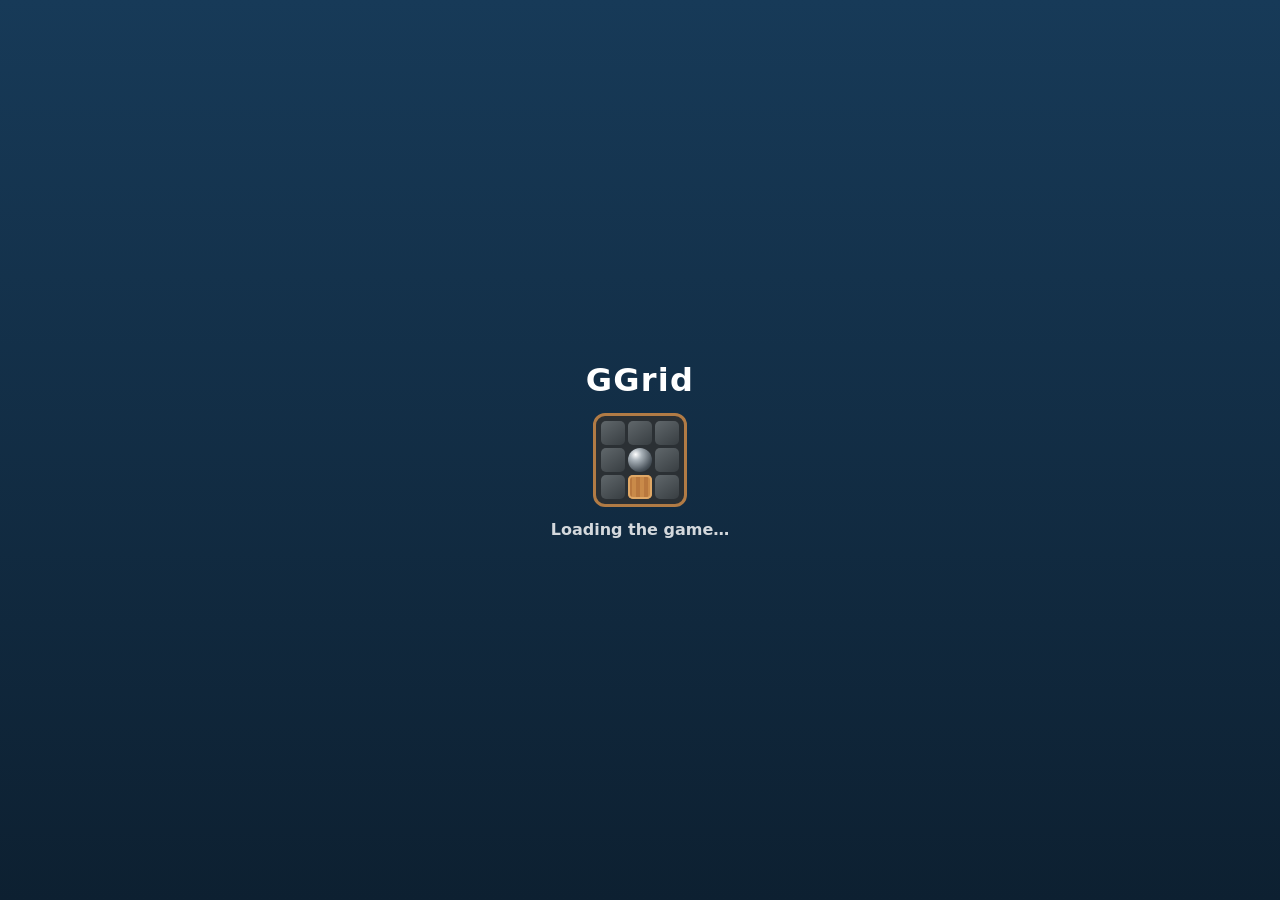
<file: index.html>
<!doctype html>
<html lang="hu"><head><meta charset="utf-8">
<meta name="viewport" content="width=device-width,initial-scale=1,viewport-fit=cover">
<link rel="icon" type="image/x-icon" href="favicon.ico?v=0.15.78">
<link rel="icon" type="image/svg+xml" href="favicon.svg?v=0.15.78" sizes="any">
<link rel="apple-touch-icon" href="apple-touch-icon.png?v=0.15.78">
<link rel="manifest" href="manifest.webmanifest">
<meta name="theme-color" content="#10374a">
<meta name="mobile-web-app-capable" content="yes">
<meta name="apple-mobile-web-app-capable" content="yes">
<meta name="apple-mobile-web-app-title" content="GGrid">
<meta name="apple-mobile-web-app-status-bar-style" content="black">
<title>GGrid – v0.15.78</title>
<link rel="stylesheet" href="css/game.css?v=0.15.78">
<link rel="stylesheet" href="css/game-ui-theme.css?v=0.15.78">
<link rel="stylesheet" href="css/pad-layout.css?v=0.15.78">
<link rel="stylesheet" href="css/theme-rotation.css?v=0.15.78">
<link rel="stylesheet" href="css/adaptive-difficulty.css?v=0.15.78"></head>
<body data-ui-context="shell">
<div id="startup" class="startup" aria-live="polite"><div class="startup-card"><div class="startup-title">GGrid</div><div class="startup-grid" aria-hidden="true"><i></i><i></i><i></i><i></i><i class="startup-ball"></i><i></i><i></i><i class="startup-brick"></i><i></i></div><div class="startup-text" data-i18n="app.loading">A játék töltődik…</div></div></div>

<div id="homeScreen" class="home-screen">
 <div class="home-card">
  <div class="home-logo">GGrid</div>
  <div class="home-version">v0.15.78</div>
  <button type="button" id="scenarioOpen" hidden></button>
  <button type="button" id="homeFreePlay" class="primary-home"><span data-i18n="home.freePlay">▶ Szabad játék</span> <span id="homeLevelId" class="home-level-id">—</span></button>
  <button type="button" id="homeSettings" data-i18n="home.settings">⚙ Beállítások</button>
  <button type="button" id="homeHelp" data-i18n="home.help">❔ Súgó</button>
 </div>
</div>

<main id="game">
 <div id="padTop" class="pad-top" hidden>
  <div class="pad-top-menu"></div>
  <div class="pad-stat pad-stat-moves" title="Megtett lépések / optimális lépésszám" data-i18n-attr="title:top.movesTitle"><small data-i18n="top.moves">Lépések</small><strong><span id="padMoves">0</span><em> / <span id="padPar">–</span></em></strong></div>
  <div class="pad-stat pad-stat-level" title="Nehézség és pályaméret" data-i18n-attr="title:top.levelTitle"><small id="padLevelLabel" data-i18n="top.level">Pálya</small><strong id="padLevel">–</strong></div>
  <div class="pad-stat pad-stat-score"><small id="padScoreLabel" data-i18n="top.score">Pont</small><div class="pad-score-slot"></div></div>
 </div>
  <div class="game-head" data-ui-role="header">
  <div id="scenarioInfo" class="scenario-info"><span id="playModeLabel" data-i18n="game.freePlay">Szabad játék</span><span id="playLevelId" class="play-level-id">—</span></div>
  <button type="button" id="gameMenu" class="icon-menu" aria-label="Menü" data-i18n-attr="aria-label:game.menu">☰</button>
 </div>
 <div class="board-wrap"><div class="skin-scene-title" aria-hidden="true"><strong>HOLDKERT</strong><span>Szabad játék</span></div>
  <button type="button" class="edge-control edge-up" data-hold-dir="up" aria-label="Folyamatosan fel" data-i18n-attr="aria-label:edge.up"><span class="emboss-arrow" aria-hidden="true"></span></button>
  <button type="button" class="edge-control edge-left" data-hold-dir="left" aria-label="Folyamatosan balra" data-i18n-attr="aria-label:edge.left"><span class="emboss-arrow" aria-hidden="true"></span></button>
  <div id="board" class="board" aria-label="Játéktábla" data-i18n-attr="aria-label:game.board"></div>
  <button type="button" class="edge-control edge-right" data-hold-dir="right" aria-label="Folyamatosan jobbra" data-i18n-attr="aria-label:edge.right"><span class="emboss-arrow" aria-hidden="true"></span></button>
  <button type="button" class="edge-control edge-down" data-hold-dir="down" aria-label="Folyamatosan le" data-i18n-attr="aria-label:edge.down"><span class="emboss-arrow" aria-hidden="true"></span></button>
  <div id="victoryOverlay" class="victory-overlay" hidden>
   <section class="victory-card" role="dialog" aria-labelledby="victoryTitle">
    <div class="victory-result"><strong id="victoryTitle" data-i18n="victory.title">SIKER</strong><span><b id="victoryMoves">0</b> <span data-i18n="victory.moves">lépésből</span></span></div>
    <div id="victoryScore" class="victory-score"></div>
    <div class="victory-actions">
     <button type="button" id="victoryRestart" class="victory-secondary" data-i18n="victory.again">↶ Újra</button>
     <button type="button" id="victoryChoose" class="victory-secondary" data-i18n="victory.levels">▦ Pályák</button>
     <button type="button" id="victoryNext" class="victory-primary" data-i18n="victory.next">Következő →</button>
    </div>
   </section>
  </div>
 </div>
  <div class="hud-row" data-ui-role="hud"><div id="status" class="status" data-ui-role="status" aria-live="polite"></div><div class="play-actions">
   <button type="button" id="freeze" class="play-action freeze-action" data-ui-role="ability" aria-label="Freeze" title="Freeze">❄</button>
   <button type="button" id="bomb" class="play-action bomb-action" data-ui-role="ability" aria-label="BOMB" aria-pressed="false" title="BOMB"><svg class="bomb-icon" viewBox="0 0 24 24" width="1em" height="1em" aria-hidden="true" focusable="false"><circle cx="10.5" cy="14" r="7" fill="currentColor"/><circle cx="8" cy="11.6" r="2" fill="#fff" fill-opacity=".55"/><rect x="13.2" y="5.6" width="4" height="3.6" rx="1" transform="rotate(45 15.2 7.4)" fill="currentColor" fill-opacity=".8"/><path d="M16.8 5.8c1-1.6 2.6-2 3.9-1.2" fill="none" stroke="currentColor" stroke-width="1.6" stroke-linecap="round"/><circle cx="21" cy="3.6" r="1.9" fill="#ffb347"/><circle cx="21" cy="3.6" r=".8" fill="#fff4c2"/></svg></button>
   <button type="button" id="playHint" class="play-action" data-ui-role="action" aria-label="Súgó" title="Súgó" data-i18n-attr="aria-label:btn.hint;title:btn.hint">💡</button>
   <button type="button" id="playRestart" class="play-action" data-ui-role="action" aria-label="Pálya újrakezdése" title="Pálya újrakezdése" data-i18n-attr="aria-label:btn.restartLevel;title:btn.restartLevel">↶</button>
   <button type="button" id="playNext" class="play-action" data-ui-role="action" aria-label="Következő pálya" title="Új pálya ugyanilyen mérettel, nehézséggel és témával" data-i18n-attr="aria-label:btn.nextLevel;title:btn.nextLevelTitle">⟳</button>
   <button type="button" id="playChoose" class="play-action" data-ui-role="action" aria-label="Új pálya választása" title="Új pálya választása" data-i18n-attr="aria-label:btn.chooseLevel;title:btn.chooseLevel">▦</button>
  </div><div id="scoreBox" class="score-box" data-ui-role="display" aria-label="Pontszám" data-i18n-attr="aria-label:btn.score"><strong id="scoreValue"></strong></div></div>
 <div id="padDeck" class="pad-deck" hidden>
  <div class="pad-col pad-left"></div>
  <div class="pad-dpad" role="group" aria-label="Irányítás" data-i18n-attr="aria-label:pad.group">
   <button type="button" class="pad-dir pad-up" data-hold-dir="up" aria-label="Fel" data-i18n-attr="aria-label:pad.up"><span aria-hidden="true"></span></button>
   <button type="button" class="pad-dir pad-left-dir" data-hold-dir="left" aria-label="Balra" data-i18n-attr="aria-label:pad.left"><span aria-hidden="true"></span></button>
   <button type="button" class="pad-dir pad-right-dir" data-hold-dir="right" aria-label="Jobbra" data-i18n-attr="aria-label:pad.right"><span aria-hidden="true"></span></button>
   <button type="button" class="pad-dir pad-down" data-hold-dir="down" aria-label="Le" data-i18n-attr="aria-label:pad.down"><span aria-hidden="true"></span></button>
  </div>
  <div class="pad-col pad-right"></div>
 </div>
 <div id="toast" class="toast" aria-live="polite"></div>
 <div id="motionNote" class="motion-note"></div>
 <div id="autoSolveBar" class="auto-solve-bar" role="status" aria-live="polite" hidden><span id="autoSolveText"></span><button type="button" id="autoSolveStop" class="auto-solve-stop" aria-label="Automatikus megoldás leállítása" title="Automatikus megoldás leállítása" data-i18n-attr="aria-label:autoSolve.stop;title:autoSolve.stop">✕</button></div>
 <div id="meta" class="meta dev-detail"></div><div id="code" class="code dev-detail"></div>

 <div class="topbar settings-only">
  <label>Nehézség: <select id="difficulty"><option value="1">D1</option><option value="2">D2</option><option value="3">D3</option><option value="4">D4</option><option value="5" selected>D5</option><option value="6">D6</option><option value="7">D7</option><option value="8">D8</option><option value="9">D9</option><option value="10">D10</option></select></label>
  <select id="freeTheme" hidden><option value="classic">GGrid Classic</option></select>
  <label>Méret: <select id="size"><option value="3">3×3</option><option value="4" selected>4×4</option><option value="5">5×5</option><option value="5x6">5×6</option><option value="5x7">5×7</option><option value="5x8">5×8</option></select></label>
  <label>Freeze: <select id="freezeLimit"><option value="inf" selected>∞</option><option value="0">0</option><option value="1">1</option><option value="2">2</option><option value="3">3</option></select></label>
 </div>
 <div class="tools legacy-tools">
  <button type="button" id="restart">↶ Újrakezdés</button>
  <button type="button" id="new">⟳ Új pálya</button>
 <button type="button" id="exitScenario" hidden>↩ Szabad játék</button>
  <button type="button" id="hint" hidden>💡 Súgó</button>
 </div>
</main>

<div id="freePlaySetup" class="free-setup" hidden>
 <div class="free-setup-card">
  <div class="free-setup-head"><button type="button" id="freeSetupClose" aria-label="Bezárás" data-i18n-attr="aria-label:btn.close">✕</button><strong data-i18n="setup.title">SZABAD JÁTÉK</strong><span></span></div>
  <div id="themeCinema" class="theme-cinema">
   <button type="button" id="themePrev" class="theme-nav theme-prev" aria-label="Előző téma" data-i18n-attr="aria-label:setup.prevTheme">‹</button>
   <div id="themePreview" class="theme-preview"><div class="theme-preview-art"></div><div class="theme-vignette"></div><div class="theme-preview-label"><strong id="themePreviewName">GGRID</strong><small id="themePreviewTag" data-i18n="setup.pickWorld">Válassz világot</small><p id="themePreviewDesc"></p></div></div>
   <button type="button" id="themeNext" class="theme-nav theme-next" aria-label="Következő téma" data-i18n-attr="aria-label:setup.nextTheme">›</button>
  </div>
  <div id="themeDots" class="theme-dots"></div>
  <div class="free-quick">
   <div class="quick-row"><span data-i18n="setup.size">Méret</span><div id="quickSize" class="size-picker" role="group" aria-label="Méretek, több is választható" data-i18n-attr="aria-label:setup.sizesAria"><button data-value="3">3×3</button><button data-value="4">4×4</button><button data-value="5">5×5</button><button data-value="5x6">5×6</button><button data-value="5x7">5×7</button><button data-value="5x8">5×8</button></div></div>
   <div class="quick-row"><span data-i18n="setup.difficulty">Nehézség</span><div id="quickDifficulty" class="difficulty-picker" role="group" aria-label="Nehézségek, több is választható" data-i18n-attr="aria-label:setup.diffsAria"><button data-value="1">D1</button><button data-value="2">D2</button><button data-value="3">D3</button><button data-value="4">D4</button><button data-value="5">D5</button><button data-value="6">D6</button><button data-value="7">D7</button><button data-value="8">D8</button><button data-value="9">D9</button><button data-value="10">D10</button></div></div>
   
  </div>
  <div id="freeRangeSummary" class="free-range-summary" aria-live="polite"></div>
  <button type="button" id="freeSetupPlay" class="free-play-launch" data-i18n="setup.play">▶ JÁTÉK INDÍTÁSA</button>
 </div>
</div>

<div id="gameMenuPanel" class="ui-panel" hidden><div class="ui-card">
 <div class="ui-head"><strong id="menuTitle">GGrid</strong><button type="button" id="menuClose">✕</button></div>
 <div id="menuStage" class="ui-sub"></div>
 <button type="button" id="menuRestart" data-i18n="menu.restart">↶ Pálya újrakezdése</button>
 <button type="button" id="menuNew" data-i18n="menu.new">⟳ Új pálya</button>
 <button type="button" id="menuHelp" data-i18n="menu.help">❔ Játékleírás</button>
 <button type="button" id="menuSettings" data-i18n="home.settings">⚙ Beállítások</button>
 <button type="button" id="menuHome" data-i18n="menu.home">⌂ Kilépés a főmenübe</button>
 <div class="panel-version">GGrid v0.15.78</div>
</div></div>

<div id="settingsPanel" class="ui-panel" hidden><div class="ui-card settings-card">
  <div class="ui-head"><strong data-i18n="settings.title">Beállítások</strong><button type="button" id="settingsClose">✕</button></div>
  <section id="languageSettingsSection" class="settings-section"><h3 data-i18n="settings.language">Nyelv</h3>
   <div class="settings-group">
    <div class="settings-row"><div class="settings-copy"><div class="settings-name" data-i18n="settings.language">Nyelv</div><small data-i18n="settings.languageHint">Automatikus: a rendszer nyelve</small></div><select id="languageSelect" class="settings-select" data-i18n-attr="aria-label:settings.language" aria-label="Nyelv"></select></div>
   </div>
  </section>
  <section class="settings-section"><h3 data-i18n="settings.sounds">Hangok</h3><p data-i18n="settings.soundsSub">A játék és a háttér külön kapcsolható</p>
   <div class="settings-group">
    <div class="settings-row"><div class="settings-copy"><div class="settings-name"><span data-i18n="settings.fx">Játék-akció hangok</span> <button type="button" class="settings-info" aria-label="Információ a játék-akció hangokról" aria-expanded="false" data-i18n-attr="aria-label:settings.fxInfo">i<span class="settings-tooltip" role="tooltip" data-i18n="settings.fxTip">A mozgás, ütközés, Freeze, kijutás és győzelem hangjait kapcsolja. A háttérzene ettől független.</span></button></div><small data-i18n="settings.fxSub">Mozgás, ütközés, Freeze, kijutás</small></div><button type="button" id="sound" class="settings-switch" role="switch" aria-label="Játék-akció hangok" aria-checked="true" data-i18n-attr="aria-label:settings.fx"><span></span></button></div>
    <div class="settings-row"><div class="settings-copy"><div class="settings-name"><span data-i18n="settings.ambient">Háttérhang és zene</span> <button type="button" class="settings-info" aria-label="Információ a háttérhangokról és zenéről" aria-expanded="false" data-i18n-attr="aria-label:settings.ambientInfo">i<span class="settings-tooltip" role="tooltip" data-i18n="settings.ambientTip">A választott téma zenéjét és környezeti hangjait kapcsolja. A játék-akció hangok ettől függetlenül működnek.</span></button></div><small data-i18n="settings.ambientSub">A választott téma hangulata</small></div><button type="button" id="ambientSound" class="settings-switch" role="switch" aria-label="Háttérhang és zene" aria-checked="true" data-i18n-attr="aria-label:settings.ambient"><span></span></button></div>
   </div>
  </section>
  <section id="layoutSettingsSection" class="settings-section"><h3 data-i18n="settings.ui">Kezelőfelület</h3><p data-i18n="settings.uiSub">A játék vezérlőinek elrendezése</p>
   <div class="settings-group">
    <div class="settings-row settings-row-wide"><div class="settings-copy"><div class="settings-name"><span data-i18n="settings.arrows">Nyilak elrendezése</span> <button type="button" class="settings-info" aria-label="Információ a nyilak elrendezéséről" aria-expanded="false" data-i18n-attr="aria-label:settings.arrowsInfo">i<span class="settings-tooltip" role="tooltip" data-i18n="settings.arrowsTip">Alul: nagy iránykereszt a pálya alatt, mellette a gombok. Szélen: a nyilak a pálya szélén vannak. Nincs: nincsenek nyilak, a gombok egy sorban a pálya alatt, így a pálya a legnagyobb; mobilon simítással, gépen a billentyűzet nyilaival vagy egérrel húzva léphetsz. Nyilak nélkül a gesztusvezérlés mindig be van kapcsolva.</span></button></div><small data-i18n="settings.arrowsSub">Alul · a pálya szélén · nyilak nélkül</small></div><div id="layoutPicker" class="layout-picker" role="radiogroup" aria-label="Nyilak elrendezése" data-i18n-attr="aria-label:settings.arrows"><button type="button" role="radio" data-layout="pad" data-i18n="settings.arrowsBelow">Alul</button><button type="button" role="radio" data-layout="classic" data-i18n="settings.arrowsEdges">Szélen</button><button type="button" role="radio" data-layout="compact" data-i18n="settings.arrowsNone">Nincs</button></div></div>
   </div>
  </section>
  <section id="gestureSettingsSection" class="settings-section"><h3 data-i18n="settings.gesture">Gesztusvezérlés</h3><p data-i18n="settings.gestureSub">Érintőképernyőn a játéktéren simítással is irányíthatod a pályát</p>
   <div class="settings-group">
    <div class="settings-row"><div class="settings-copy"><div class="settings-name"><span data-i18n="settings.gesture">Gesztusvezérlés</span> <button type="button" class="settings-info" aria-label="Információ a gesztusvezérlésről" aria-expanded="false" data-i18n-attr="aria-label:settings.gestureInfo">i<span class="settings-tooltip" role="tooltip" data-i18n="settings.gestureTip">Bekapcsolva a játéktéren jobbra, balra, fel vagy le simítva az adott nyíl egyetlen lépését kapod; egy simítás mindig egy lépés. A pálya elemeire koppintás (például Freeze-kijelölés) továbbra is működik. Bekapcsolt állapotban a játéktéren a böngésző görgetése, nagyítása és lehúzásos frissítése nem működik. A telefon rendszergesztusai (például a képernyő széléről indított vissza mozdulat) ettől függetlenül működnek, ezért a simítást a képernyő közepén érdemes végezni.</span></button></div><small id="gestureAvailability" data-i18n="gesture.on">Simítás a játéktéren: egy simítás, egy lépés</small></div><input type="checkbox" id="gestureControl" class="settings-checkbox" aria-label="Gesztusvezérlés" data-i18n-attr="aria-label:settings.gesture"></div>
   </div>
  </section>
  <section id="motionSettingsSection" class="settings-section"><h3 data-i18n="settings.motion">Mozgásvezérlés</h3><p data-i18n="settings.motionSub">Telefon billentésével és igény szerint csúsztatásával is irányíthatod a pályát</p>
   <div class="settings-group">
    <div class="settings-row"><div class="settings-copy"><div class="settings-name"><span data-i18n="settings.motion">Mozgásvezérlés</span> <button type="button" class="settings-info" aria-label="Információ a mozgásvezérlésről" aria-expanded="false" data-i18n-attr="aria-label:settings.motionInfo">i<span class="settings-tooltip" role="tooltip" data-i18n="settings.motionTip">Telefonon a készülék billentésével, és külön kapcsolóval a csúsztatásával is mozgathatod a pálya elemeit. A mozgásérzékelő engedélye szükséges.</span></button></div><small id="motionAvailability" data-i18n="motion.checking">Mozgásérzékelő ellenőrzése…</small></div><button type="button" id="motion" class="settings-switch" role="switch" aria-label="Mozgásvezérlés" aria-checked="false" disabled data-i18n-attr="aria-label:settings.motion"><span></span></button></div>
    <div class="settings-row"><div class="settings-copy"><div class="settings-name"><span data-i18n="settings.sensitivity">Mozdulat érzékenysége</span> <button type="button" class="settings-info" aria-label="Információ a mozdulat érzékenységéről" aria-expanded="false" data-i18n-attr="aria-label:settings.sensitivityInfo">i<span class="settings-tooltip" role="tooltip" data-i18n="settings.sensitivityTip">Billentésnél és engedélyezett csúsztatásnál egyaránt érvényes. 1: nagyobb mozdulat kell; 10: kisebb mozdulat is elég. Egy mozdulat legfeljebb egy lépés.</span></button></div><small data-i18n="settings.sensitivitySub">1: határozottabb · 5: bevált alap · 10: nagyon érzékeny</small></div><div class="settings-stepper"><button type="button" id="angleMinus" aria-label="Mozdulatérzékenység csökkentése" disabled data-i18n-attr="aria-label:settings.sensitivityDown">−</button><output id="angleValue">5/10</output><button type="button" id="anglePlus" aria-label="Mozdulatérzékenység növelése" disabled data-i18n-attr="aria-label:settings.sensitivityUp">+</button></div></div>
    <div class="settings-row"><div class="settings-copy"><div class="settings-name"><span data-i18n="settings.fastTilt">Gyors billentésfelismerés</span> <button type="button" class="settings-info" aria-label="Információ a gyors billentésfelismerésről" aria-expanded="false" data-i18n-attr="aria-label:settings.fastTiltInfo">i<span class="settings-tooltip" role="tooltip" data-i18n="settings.fastTiltTip">Bekapcsolva a lépés már a billentés közben megtörténik, nem a telefon visszaállítása után. A visszaállító mozdulat soha nem ad ellentétes lépést, és a gyors egymás utáni billentések sem vesznek el. Kikapcsolva a korábbi (v1) felismerő működik; a csúsztatásos léptetés csak azzal érhető el.</span></button></div><small data-i18n="settings.fastTiltSub">Bekapcsolva: azonnali lépés (v2) · kikapcsolva: klasszikus (v1)</small></div><input type="checkbox" id="motionFast" class="settings-checkbox" aria-label="Gyors billentésfelismerés" disabled data-i18n-attr="aria-label:settings.fastTilt"></div>
    <div class="settings-row"><div class="settings-copy"><div class="settings-name"><span data-i18n="settings.slide">Csúsztatás is léptet</span> <button type="button" class="settings-info" aria-label="Információ a csúsztatásos irányításról" aria-expanded="false" data-i18n-attr="aria-label:settings.slideInfo">i<span class="settings-tooltip" role="tooltip" data-i18n="settings.slideTip">Bekapcsolva a telefon képernyő síkjában jobbra, balra, fel vagy le csúsztatása is az adott nyíl egyetlen lépését adja. Kikapcsolva csak a billentés léptet. Emelés és süllyesztés egyik esetben sem léptet.</span></button></div><small data-i18n="settings.slideSub">Kikapcsolva a csúsztatás nem léptet</small></div><input type="checkbox" id="slideMotion" class="settings-checkbox" aria-label="Csúsztatás is léptet" disabled data-i18n-attr="aria-label:settings.slide"></div>
    <div class="settings-row"><div class="settings-copy"><div class="settings-name"><span data-i18n="settings.settle">Lépés késleltetése</span> <button type="button" class="settings-info" aria-label="Információ a lépés késleltetéséről" aria-expanded="false" data-i18n-attr="aria-label:settings.settleInfo">i<span class="settings-tooltip" role="tooltip" data-i18n="settings.settleTip">A mozdulat befejezése után várt nyugalmi idő. 1: rövidebb várakozás; 10: hosszabb. A beállítás nem változtatja meg a bábu mozgásának sebességét.</span></button></div><small data-i18n="settings.settleSub">1: gyorsabb döntés · 5: bevált alap · 10: több nyugalom</small></div><div class="settings-stepper"><button type="button" id="settleMinus" aria-label="Lépés késleltetésének csökkentése" disabled data-i18n-attr="aria-label:settings.settleDown">−</button><output id="settleValue">5/10</output><button type="button" id="settlePlus" aria-label="Lépés késleltetésének növelése" disabled data-i18n-attr="aria-label:settings.settleUp">+</button></div></div>
    <div class="settings-row"><div class="settings-copy"><div class="settings-name"><span data-i18n="settings.measure">Mozdulatmérés</span> <button type="button" class="settings-info" aria-label="Információ a mozdulatmérésről" aria-expanded="false" data-i18n-attr="aria-label:settings.measureInfo">i<span class="settings-tooltip" role="tooltip" data-i18n="settings.measureTip">A teszt billentéseket, emelést, süllyesztést és csúsztatásokat rögzít JSON-fájlba. Ez kutatási mérés; nem állítja be automatikusan a mozgásvezérlést. A mérés felülete magyar nyelvű.</span></button></div><small data-i18n="settings.measureSub">Mérési adatok exportálása</small></div><button type="button" id="calibrate" class="settings-calibrate" disabled data-i18n="settings.measureStart">Mérés indítása</button></div>
   </div>
  </section>
  <section id="appSettingsSection" class="settings-section"><h3 data-i18n="settings.app">Alkalmazás</h3><p data-i18n="settings.appSub">Telepítés és a haladás mentése</p>
   <div class="settings-group">
    <div class="settings-row" id="installRow"><div class="settings-copy"><div class="settings-name" data-i18n="settings.install">Telepítés alkalmazásként</div><small id="installHint" data-i18n="settings.installSub">Saját ikon a kezdőképernyőn; internet nélkül is fut</small></div><button type="button" id="installApp" class="settings-calibrate" hidden data-i18n="settings.installBtn">Telepítés</button></div>
    <div class="settings-row"><div class="settings-copy"><div class="settings-name" data-i18n="settings.export">Haladás mentése</div><small id="exportHint" data-i18n="settings.exportSub">Pontok, megoldott pályák, nehézség és beállítások egy fájlba</small></div><button type="button" id="exportProgress" class="settings-calibrate" data-i18n="settings.exportBtn">Mentés</button></div>
    <div class="settings-row"><div class="settings-copy"><div class="settings-name" data-i18n="settings.import">Haladás betöltése</div><small id="importHint" data-i18n="settings.importSub">Mentett fájlból; felülírja a mostani állást</small></div><button type="button" id="importProgress" class="settings-calibrate" data-i18n="settings.importBtn">Betöltés</button><input type="file" id="importProgressFile" accept=".json,application/json" hidden></div>
   </div>
  </section>
  <section id="shellThemeSection"><h3 data-i18n="settings.shell">Főképernyő és menük</h3><label for="shellThemeSelect" data-i18n="settings.shellLook">Megjelenés</label> <select id="shellThemeSelect"><option value="classic" data-i18n="settings.shellClassic">Klasszikus</option><option value="warm" data-i18n="settings.shellWarm">Meleg üveg</option></select></section>
  <section id="freeSettings"><h3>Szabad játék</h3><div id="settingsFree"></div></section>
 <div id="settingsCode" hidden></div>
 <div class="panel-version">GGrid v0.15.78</div>
</div></div>

<div id="helpPanel" class="ui-panel" role="dialog" aria-modal="true" aria-labelledby="helpTitle" hidden><div class="ui-card help-card">
 <div class="ui-head"><strong id="helpTitle" data-i18n="help.title">GGrid · Súgó</strong><button type="button" id="helpClose" aria-label="Súgó bezárása" data-i18n-attr="aria-label:help.close">✕</button></div>
 <div class="help-content" tabindex="0">
  <section data-i18n-html="help.goal"><h3>A játék célja</h3><p>Juttasd ki a golyót a pálya szélén jelölt <strong>KIJÁRAT</strong>on. A kijáratból a jelzett irányba kell még egyet lépned. Egy irányparancs minden mozgatható elemre egyszerre hat: a falak nem mozdulnak, az egymáshoz kapcsolt téglák együtt haladnak. Kétgolyós pályán (●● jel a Pálya mezőben) mindkét golyónak ki kell jutnia.</p></section>
  <section data-i18n-html="help.controls"><h3>Irányítás</h3><p><strong>Nyilak:</strong> a pálya alatti nagy nyílgombok egy lépést adnak, nyomva tartva ismételnek. Számítógépen a billentyűzet nyilai is működnek.</p><p><strong>Simítás:</strong> érintőképernyőn a játéktéren jobbra, balra, fel vagy le simítva léphetsz; egy simítás mindig egy lépés. Bekapcsolt állapotban a játéktéren nem görget és nem nagyít a böngésző. A Beállítások → Gesztusvezérlés alatt kapcsolható ki (nyilak nélküli elrendezésben nem).</p><p><strong>Billentés:</strong> telefonon a Beállítások → Mozgásvezérlés alatt kapcsolható be. A gyors billentésfelismerés már a mozdulat közben lép; a csúsztatás (a telefon síkbeli elmozdítása) külön engedélyezhető. Az érzékenység és a mozdulat lezárásának késleltetése állítható.</p><p><strong>Nyilak elrendezése</strong> (Beállítások → Kezelőfelület): <em>Alul</em> – nagy iránykereszt a pálya alatt; <em>Szélen</em> – a nyilak a pálya szélén; <em>Nincs</em> – nincsenek nyilak, a gombok egy sorban a pálya alatt, így a pálya a legnagyobb. Nyilak nélkül mobilon simítással, gépen a billentyűzet nyilaival vagy egérrel húzva léphetsz; ilyenkor a gesztusvezérlés mindig be van kapcsolva.</p></section>
  <section data-i18n-html="help.buttons"><h3>Gombok a pálya alatt</h3><p>Balra (nyilak nélküli elrendezésben egy sorban, a sor elején): <strong>❄</strong> Freeze, <strong>💣</strong> BOMB, <strong>💡</strong> súgó. Jobbra: <strong>↶</strong> újrakezdés, <strong>⟳</strong> új pálya, <strong>▦</strong> pályaválasztó. Felül a ☰ menü, a lépésszám (megtett / optimális; bomba után az optimum helyén „–”), a pálya nehézsége és mérete, valamint a pontjaid láthatók.</p><p>A pályán megjelenő rövid üzenetek (például „Freeze felhasználva”, „Felrobbantva”) 2 másodperc múlva vagy a következő lépésnél eltűnnek.</p></section>
  <section data-i18n-html="help.levels"><h3>Pályaválasztás</h3><p>A Szabad játékban a <strong>méretekből és a nehézségekből (D1–D10) is bármennyit kijelölhetsz</strong>, tetszőleges kombinációban; koppintással kapcsolhatók be és ki. Az összesítő sor mutatja, hány pálya felel meg a választásnak. A játék az összes pályakönyvtárból válogat, egy- és kétgolyós pályákat vegyesen, és a még nem teljesített pályákat adja először.</p><p><strong>Témák:</strong> lapozz a témák között, és a sarokban lévő <strong>✓ Kijelölve / + Hozzáadás</strong> kapcsolóval jelöld ki, melyekből kérsz; a <strong>Mind</strong> és a <strong>Csak ez</strong> gyors választás. Minden új pálya véletlenszerűen kap egy témát a kijelöltek közül; az újrakezdés megtartja a témát.</p><p><strong>Alkalmazkodó nehézség:</strong> ha több nehézség van kijelölve, a játék a teljesítményed szerint választ közülük. Követi a szintedet (egy- és kétgolyós pályákra külön), a legkönnyebb kijelölt nehézségtől indul, és főleg a szinted körüli, kicsit afölötti pályákat adja. Jó megoldások után a szint emelkedik, gyengébb teljesítménynél finoman csökken. Egy pálya eredményét az optimális és a megtett lépések aránya adja; a súgó ront rajta, az automatikus megoldás nullának számít, a bombával megoldott pálya pedig nem számít bele. Ha legalább 5 lépés után megoldás nélkül kérsz új pályát, az sikertelennek számít; egy rövid ránézés utáni kihagyás és az újrakezdés nem. A szinted a pályaválasztón látszik, győzelemkor pedig a változása; a Nullázás gombbal újraindítható, a kapcsolóval kikapcsolható.</p></section>
  <section data-i18n-html="help.points"><h3>Pontok</h3><p>Egy- és kétgolyós pályáért is pont jár. A pálya pontértéke a méretétől, a nehézségétől és az optimális lépésszámtól függ; kétgolyós pályán kis bónusz jár a két golyó kezeléséért. Optimális megoldásért a teljes pontérték jár, több lépésnél kevesebb, de legalább a fele. Ugyanazon a pályán csak a korábbi legjobb eredményed javulásáért kapsz új pontot. Ha egy pályán BOMB-ot használtál, a megoldásért fix 5 pont jár, és a pálya nem számít teljesítettnek. A pontok és a teljesített pályák a böngésződben tárolódnak.</p></section>
  <section data-i18n-html="help.aids"><h3>Segítségek</h3><p>A <strong>💡</strong> rövid megnyomása 1 pontért megmutatja a következő lépést az aktuális állásból. Az irányt egy kiemelt címke mutatja (például <strong>↑ FEL</strong>), és a pálya alatti megfelelő nyílgomb lüktetve felvillan (nyilak nélküli elrendezésben a pálya adott szélén egy nagy nyíl); a javaslat a következő lépésig, legfeljebb 8 másodpercig látszik. Ha lépés nélkül kéred újra, ugyanazt a javaslatot ingyen mutatja meg; lépés, újrakezdés vagy új pálya után ismét 1 pontba kerül. Ha Freeze nélkül nincs megoldás, olyan utat keres, amely legfeljebb egy Freeze-t használ, és megnevezi a lefagyasztandó elemet. <strong>2 másodpercig nyomva tartva</strong> a játék lépésről lépésre bemutatja a megoldást, szükség esetén Freeze-zel.</p><p><strong>Automatikus megoldás:</strong> az állapota a pálya alatti sávban látszik. A piros <strong>✕</strong> gombbal bármikor leállíthatod, és onnan folytathatod, ahol tart. Ha egy pályán elindítottad, azért a menetért nem jár pont akkor sem, ha kézzel fejezed be; újrakezdés után újra szerezhetsz pontot. Ha abból az állásból nincs megtalálható megoldás, a játék jelzi.</p><p>A <strong>❄ Freeze</strong> gombbal kijelölési módba lépsz. Érintsd meg a helyben tartandó golyót vagy mozgatható elemet; ugyanarra újra koppintva törölheted, másikra koppintva áthelyezheted a kijelölést. A Freeze gomb újabb megnyomásával pontlevonás nélkül kiléphetsz. Kijelölt elem mellett az első irányparancs 10 pontba kerül akkor is, ha semmi nem mozdul; ezután a Freeze-mód megszűnik. 10 pont alatt a gomb nem érhető el.</p><p>A <strong>💣 BOMB</strong> gombbal robbantási módba lépsz (egérrel a pálya fölött szálkereszt jelzi), majd egy pályaelemre koppintva azt 15 pontért eltünteted: az elem robbanással eltűnik, és a pálya megrázkódik; fal és mozgatható tégla is felrobbantható, golyó és kijárat nem, a többcellás test egészben tűnik el. A BOMB gomb újabb megnyomásával pontlevonás nélkül kiléphetsz, és egy irányparancs is megszünteti a robbantási módot. 15 pont alatt a gomb nem érhető el. Bomba után a pálya fix 5 pontot ér, nem számít teljesítettnek, és a szintedet sem változtatja; az újrakezdés visszaállítja az eredeti pályát, és újra teljes pont szerezhető.</p></section>
  <section data-i18n-html="help.sound"><h3>Hang és menü</h3><p>A Beállításokban a játék akcióhangjai és a téma háttérhangja külön kapcsolhatók. A ☰ menüből újrakezdhetsz, új pályát kérhetsz, megnyithatod a beállításokat, ezt a súgót, vagy visszatérhetsz a főképernyőre.</p></section>
 </div>
 <div class="panel-version">GGrid v0.15.78</div>
</div></div>

<div id="scenarioPanel" class="scenario-panel" hidden><div class="scenario-card"><div class="scenario-head"><strong id="scenarioTitle">Játékmód</strong><button type="button" id="scenarioClose">✕</button></div><div id="scenarioDesc" class="scenario-desc">Válassz forgatókönyvet, vagy térj vissza a szabad játékhoz.</div><div id="scenarioList" class="scenario-list"></div><div class="scenario-actions"><button type="button" id="playScenario" disabled>Indítás</button><button type="button" id="freePlay">Szabad játék</button></div></div></div>

<div id="calibration" class="calibration" hidden><div class="cal-card"><div class="cal-head"><strong>GGrid · mozdulatmérés</strong><button type="button" id="calClose" aria-label="Mérés bezárása">✕</button></div><div id="calPhase" class="cal-phase">Előkészítés</div><div id="calArrow" class="cal-arrow">•</div><div id="calInstruction" class="cal-instruction">Tartsd a képernyőt magad felé, a telefont kényelmes helyzetben.</div><div class="cal-progress"><i id="calProgress"></i></div><div id="calStats" class="cal-stats"></div><div class="cal-actions"><button type="button" id="calStart">Mérés indítása</button><button type="button" id="calExport" disabled>JSON-fájl letöltése</button></div><div class="cal-small">A nyilaknál röviden billents az adott irányba. A CSÚSZTASD feliratoknál mozgasd a telefont a kijelző síkjában, billentés nélkül; végig nézzen feléd a képernyő. Emelés és süllyesztés közben is nézzen feléd. A csúsztatás, emelés és süllyesztés nem játékirány. A mentés kizárólag az érzékelők mérési adatait tartalmazza.</div></div></div>

<script src="js/i18n.js?v=0.15.78"></script>
<script>
/* v0.15.78: the language files load first; then the game scripts run in this order. */
I18n.boot('0.15.78',[
  'js/game-core.js?v=0.15.78',
  'js/solver.js?v=0.15.78',
  'js/freeze-solver-v1.js?v=0.15.78',
  'js/freeze-solver-v2.js?v=0.15.78',
  'js/level-library.js?v=0.15.78',
  'js/multiball-library.js?v=0.15.78',
  'js/generated-test-library.js?v=0.15.78',
  'js/level-pool.js?v=0.15.78',
  'js/audio.js?v=0.15.78',
  'js/rigid-shapes.js?v=0.15.78',
  'js/theme-visuals.js?v=0.15.78',
  'js/theme-assets.js?v=0.15.78',
  'js/theme-autotile.js?v=0.15.78',
  'js/theme-layout.js?v=0.15.78',
  'js/theme-frame.js?v=0.15.78',
  'js/scene-renderer.js?v=0.15.78',
  'js/motion-model.js?v=0.15.78',
  'js/motion-gesture.js?v=0.15.78',
  'js/motion-tilt-v2.js?v=0.15.78',
  'js/main.js?v=0.15.78',
  'js/scenario-loader.js?v=0.15.78',
  'js/pad-layout.js?v=0.15.78',
  'js/touch-swipe.js?v=0.15.78',
  'js/theme-rotation.js?v=0.15.78',
  'js/adaptive-difficulty.js?v=0.15.78',
  'js/ui-shell.js?v=0.15.78',
  'js/pwa.js?v=0.15.78',
  'js/progress-transfer.js?v=0.15.78'
]);
</script>
</body></html>
</file>
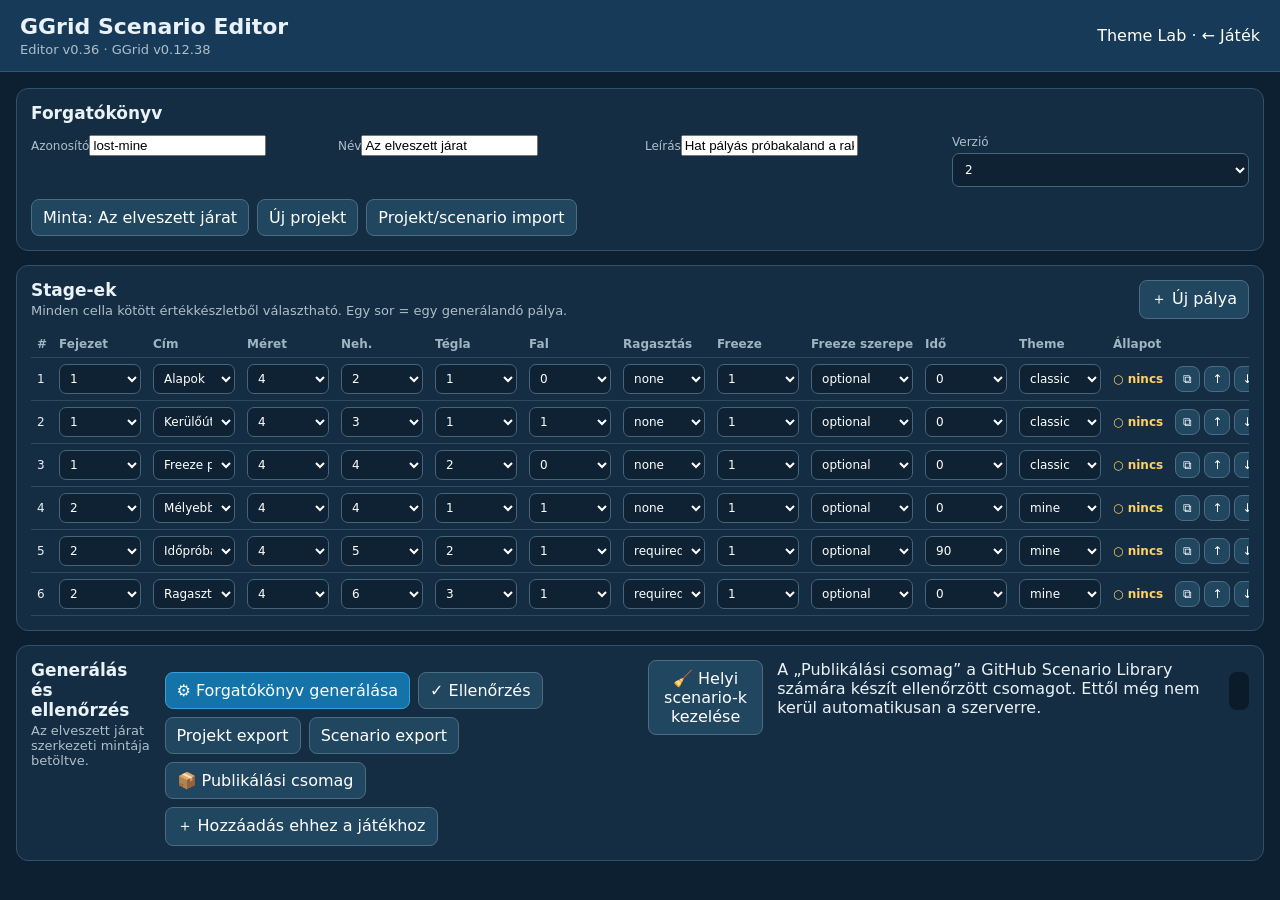
<file: editor.html>
<!doctype html>
<html lang="hu"><head><meta charset="utf-8">
<meta name="viewport" content="width=device-width,initial-scale=1">
<title>GGrid Scenario Editor v0.36</title>
<link rel="stylesheet" href="css/editor.css?v=0.14"></head>
<body>
<header><div><h1>GGrid Scenario Editor</h1><div class="version">Editor v0.36 · GGrid v0.12.38</div></div><div><a href="theme-lab.html">Theme Lab</a> · <a href="index.html">← Játék</a></div></header>
<main>
<section class="card scenario-meta">
 <h2>Forgatókönyv</h2>
 <div class="meta-grid">
  <label>Azonosító<input id="scenarioId" value="custom-01" maxlength="48" pattern="[a-z0-9-]+" placeholder="pl. urallomas-01"></label>
  <label>Név<input id="scenarioName" value="Saját forgatókönyv 1" maxlength="80"></label>
  <label>Leírás<input id="scenarioDesc" value="GGrid egyedi próbakampány." maxlength="180"></label>
  <label>Verzió<select id="scenarioVersion"><option>1</option><option selected>2</option><option>3</option></select></label>
 </div>
 <div class="toolbar">
  <button id="loadExample">Minta: Az elveszett járat</button>
  <button id="newProject">Új projekt</button>
  <label class="filebtn">Projekt/scenario import<input id="importFile" type="file" accept=".json,.ggrid-project,.ggrid-scenario"></label>
 </div>
</section>

<section class="card">
 <div class="section-head"><div><h2>Stage-ek</h2><p>Minden cella kötött értékkészletből választható. Egy sor = egy generálandó pálya.</p></div><button id="addRow">＋ Új pálya</button></div>
 <div class="table-wrap"><table><thead><tr>
  <th>#</th><th>Fejezet</th><th>Cím</th><th>Méret</th><th>Neh.</th><th>Tégla</th><th>Fal</th><th>Ragasztás</th><th>Freeze</th><th>Freeze szerepe</th><th>Idő</th><th>Theme</th><th>Állapot</th><th></th>
 </tr></thead><tbody id="rows"></tbody></table></div>
</section>

<section class="card actions">
 <div><h2>Generálás és ellenőrzés</h2><p id="summary">Nincs generált forgatókönyv.</p></div>
 <div class="toolbar">
  <button id="generateAll" class="primary">⚙ Forgatókönyv generálása</button>
  <button id="cancelGenerate" hidden>■ Megszakítás</button>
  <button id="validateAll">✓ Ellenőrzés</button>
  <button id="saveProject">Projekt export</button>
  <button id="downloadScenario" disabled>Scenario export</button>
  <button id="publishBundle" disabled>📦 Publikálási csomag</button>
  <button id="installScenario" disabled>＋ Hozzáadás ehhez a játékhoz</button>
 </div>
 <button id="manageLocal">🧹 Helyi scenario-k kezelése</button>
  <div id="localScenarios" class="publish-info" hidden></div>
 <div id="publishInfo" class="publish-info">A „Publikálási csomag” a GitHub Scenario Library számára készít ellenőrzött csomagot. Ettől még nem kerül automatikusan a szerverre.</div>
 <div id="log" class="log"></div>
</section>
</main>
<div id="themePreview" class="theme-modal" hidden><div class="theme-card"><div class="theme-head"><div><h2 id="themePreviewName">Theme</h2><p id="themePreviewDesc"></p></div><button id="themePreviewClose">✕</button></div><div id="themeDemo" class="theme-demo"></div><div id="themeLegend" class="theme-legend"></div><div class="theme-actions"><button id="themePrev">← Előző</button><button id="themeUse" class="primary">Téma használata</button><button id="themeNext">Következő →</button></div></div></div>
<script src="js/game-core.js"></script>
<script src="js/solver.js"></script>
<script src="js/generator.js"></script>
<script src="js/scenario-editor.js?v=0.14"></script>
</body></html>
</file>
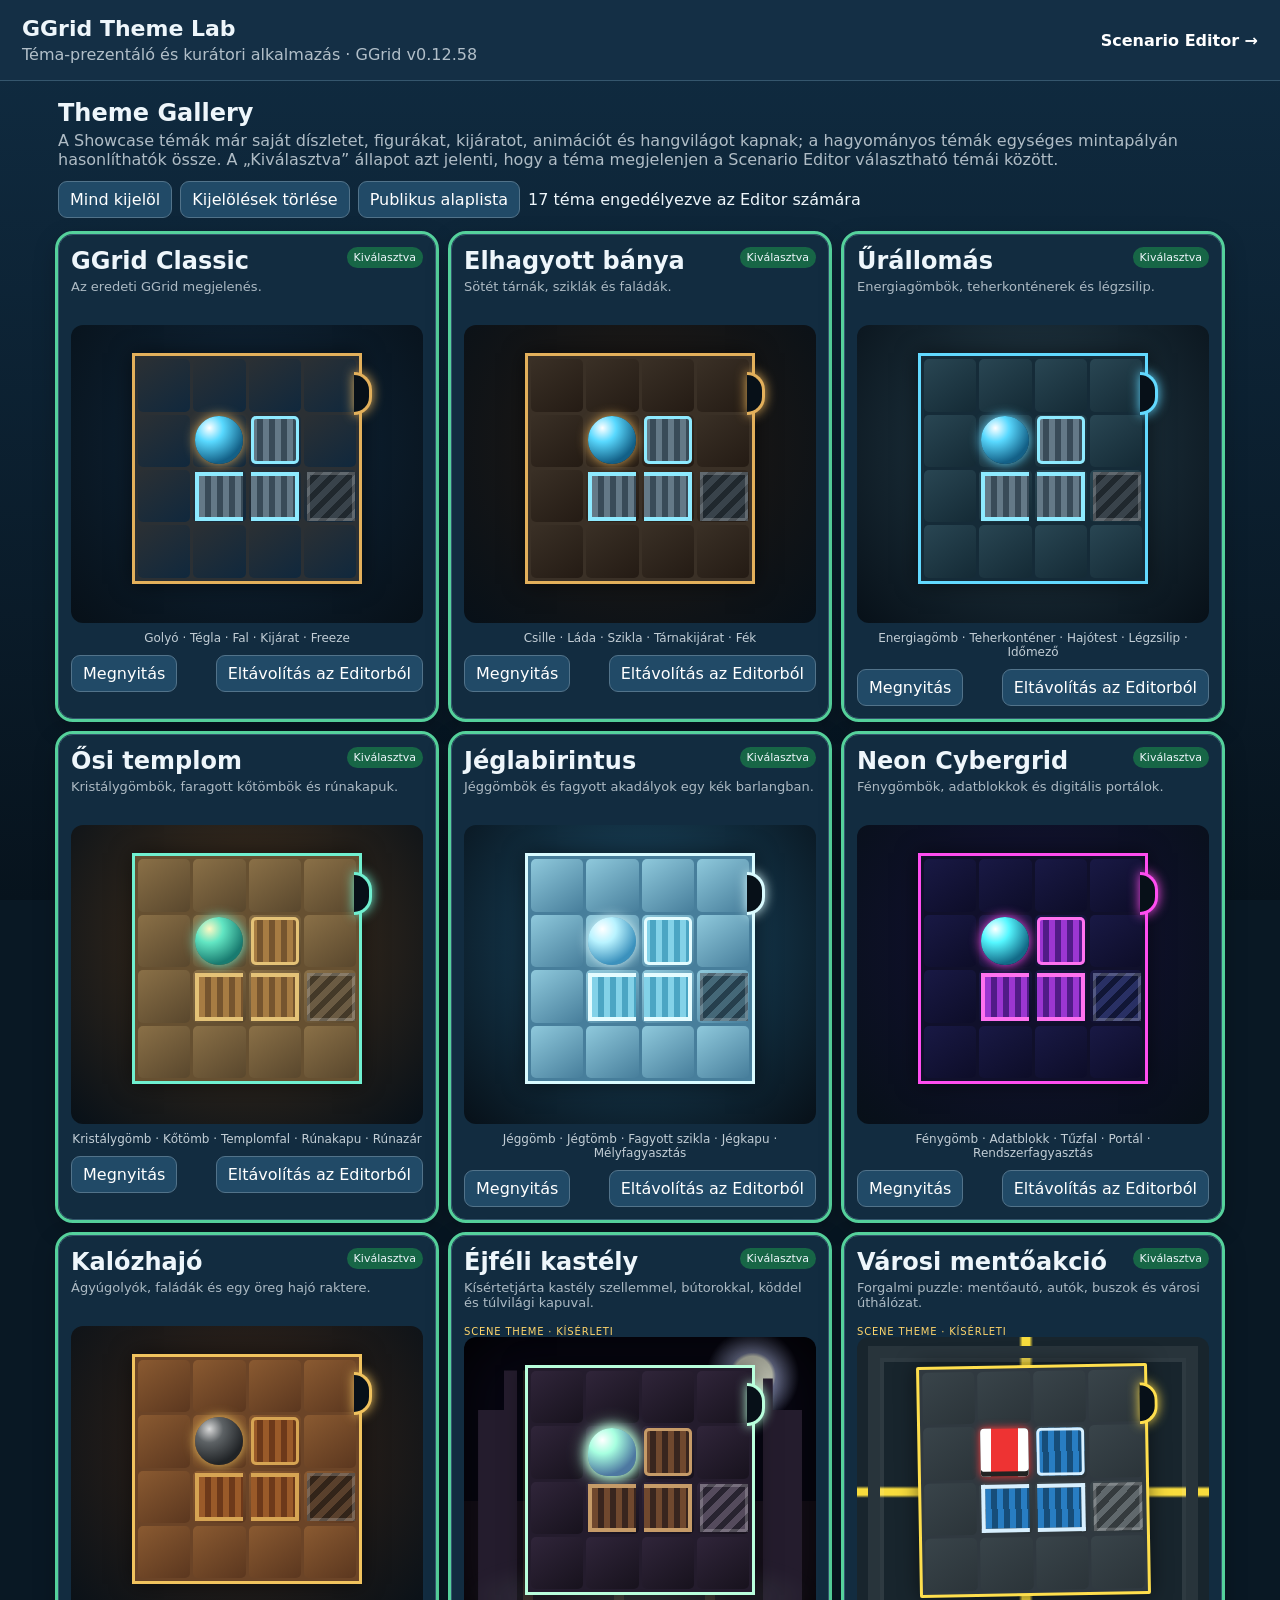
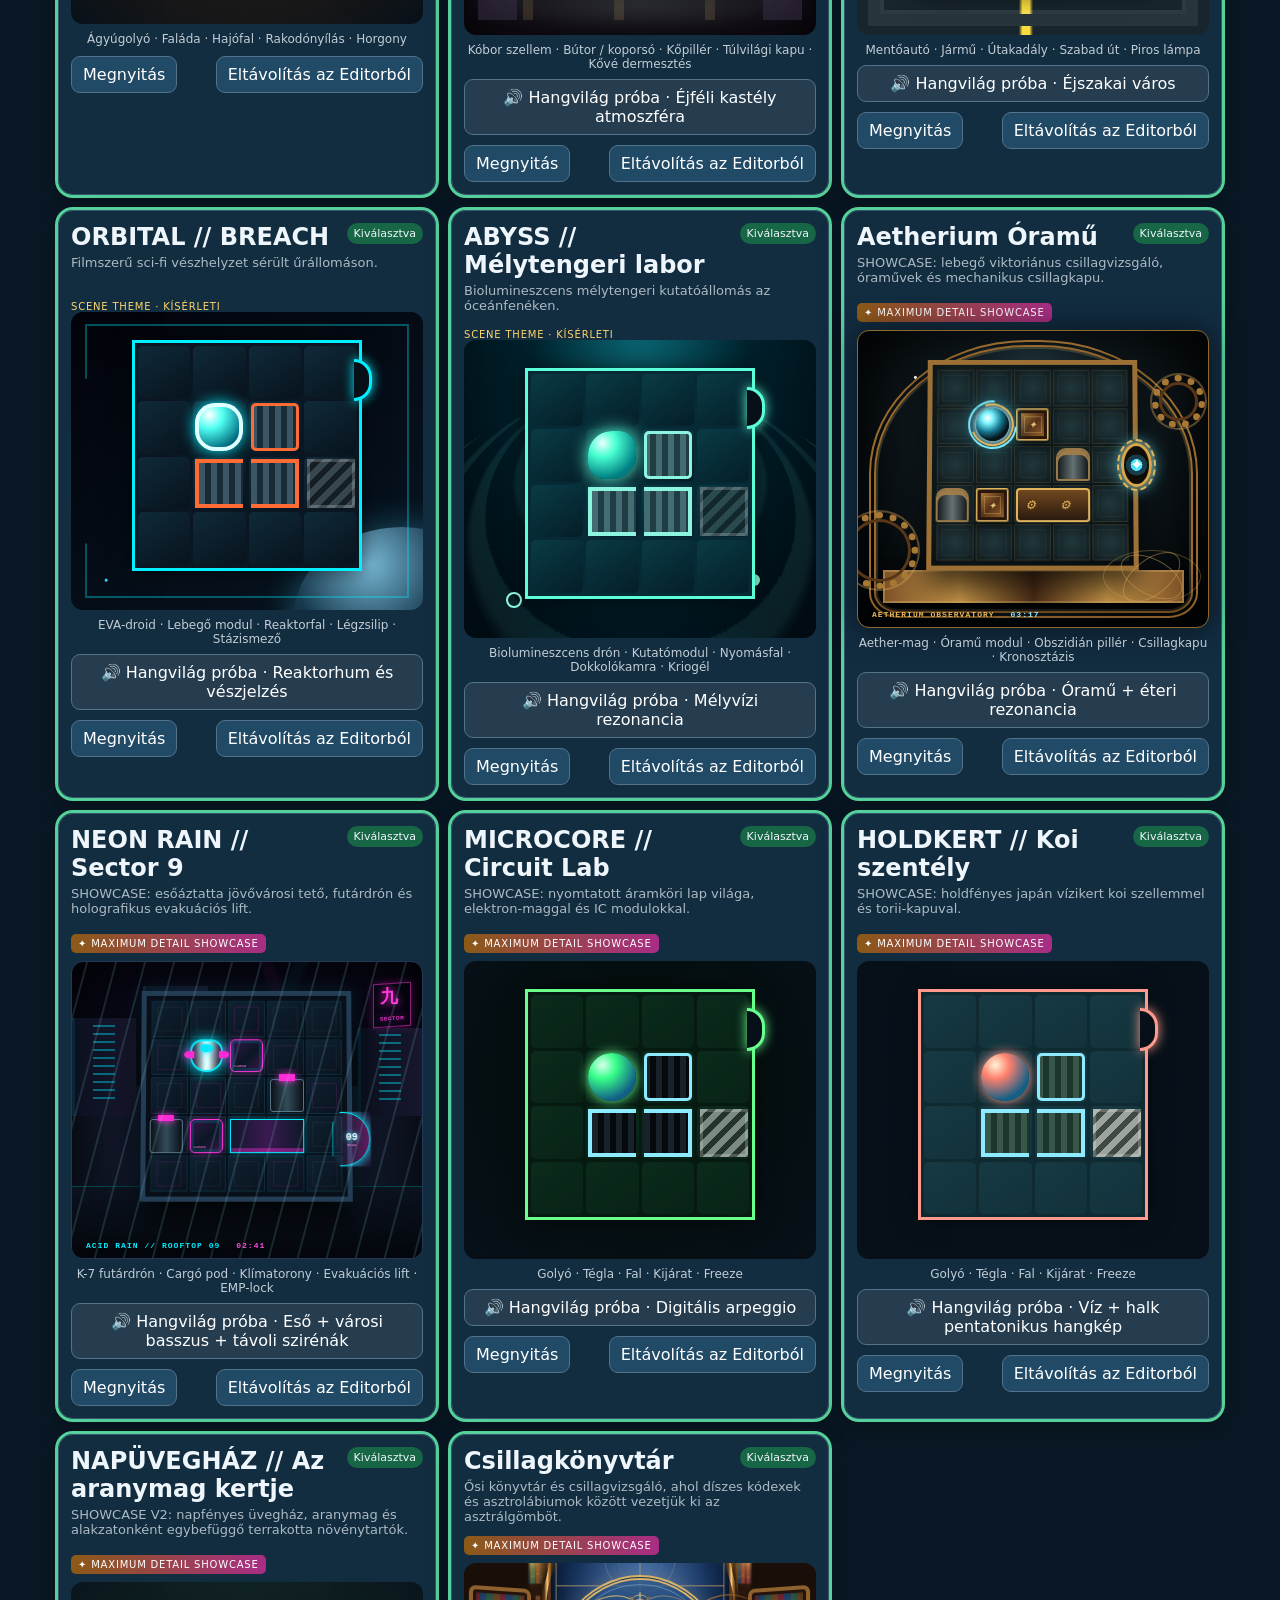
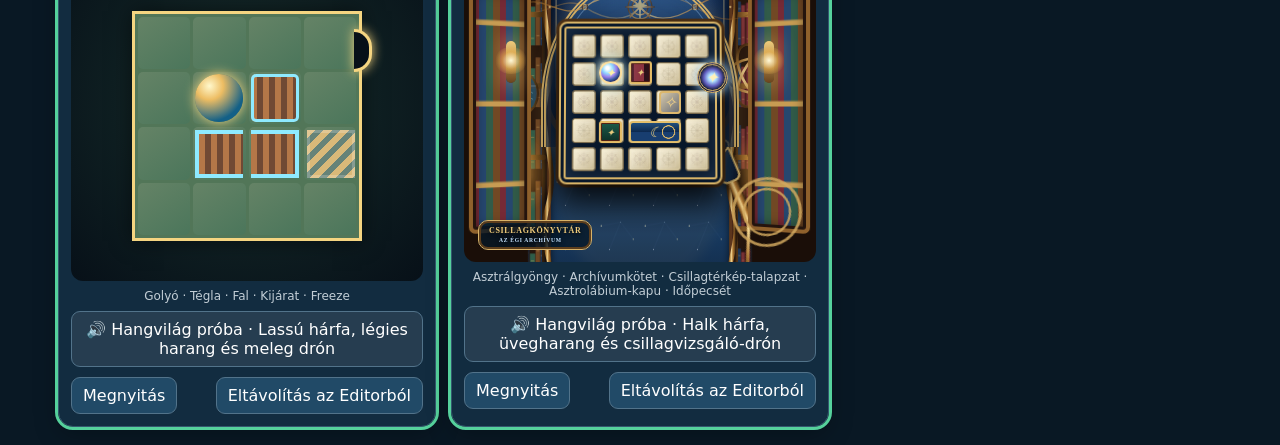
<file: theme-lab.html>
<!doctype html><html lang="hu"><head><meta charset="utf-8"><meta name="viewport" content="width=device-width,initial-scale=1"><title>GGrid Theme Lab v0.30</title><link rel="stylesheet" href="css/theme-lab.css?v=0.12.58"></head><body>
<header><div><h1>GGrid Theme Lab</h1><p>Téma-prezentáló és kurátori alkalmazás · GGrid v0.12.58</p></div><a href="editor.html">Scenario Editor →</a></header>
<main><section class="intro"><h2>Theme Gallery</h2><p>A Showcase témák már saját díszletet, figurákat, kijáratot, animációt és hangvilágot kapnak; a hagyományos témák egységes mintapályán hasonlíthatók össze. A „Kiválasztva” állapot azt jelenti, hogy a téma megjelenjen a Scenario Editor választható témái között.</p><div class="toolbar"><button id="all">Mind kijelöl</button><button id="none">Kijelölések törlése</button><button id="defaults">Publikus alaplista</button><span id="count"></span></div></section><section id="gallery" class="gallery"></section></main>
<div id="modal" class="modal" hidden><div class="modal-card"><button id="close" class="close">✕</button><h2 id="mName"></h2><p id="mDesc"></p><div id="mScene" class="scene big"></div><div id="mLegend" class="legend"></div><div class="modal-actions"><button id="prev">← Előző</button><button id="toggle" class="primary"></button><button id="next">Következő →</button></div></div></div>
<script src="js/theme-lab.js?v=0.12.58"></script></body></html>
</file>
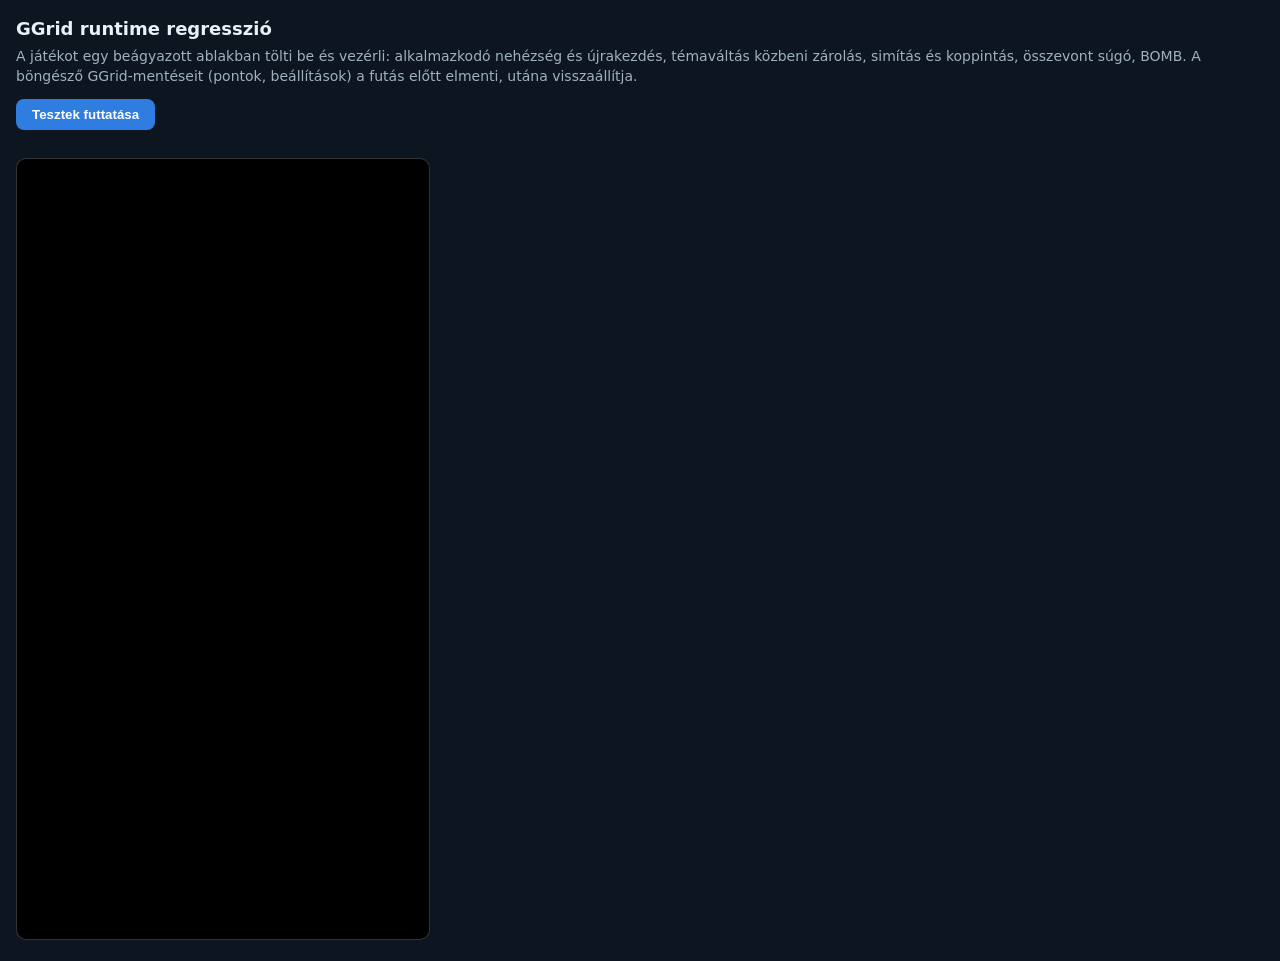
<file: tools/runtime-regression.html>
<!doctype html>
<html lang="hu"><head><meta charset="utf-8"><meta name="viewport" content="width=device-width,initial-scale=1">
<title>GGrid runtime regresszió</title>
<style>
 :root{--bg:#0d1620;--fg:#e8f1f8;--ok:#5fd28a;--bad:#ff6b6b;--skip:#e0b44f;--muted:#9fb1c0}
 body{margin:0;padding:16px;background:var(--bg);color:var(--fg);font:14px/1.45 system-ui,sans-serif}
 h1{font-size:18px;margin:0 0 4px}p{margin:0 0 12px;color:var(--muted)}
 button{padding:8px 16px;border:0;border-radius:8px;background:#2f7de0;color:#fff;font-weight:700;cursor:pointer}
 #summary{margin:12px 0;font-weight:800}
 table{border-collapse:collapse;width:100%;max-width:900px}td{padding:6px 8px;border-bottom:1px solid #ffffff1a;vertical-align:top}
 td.r{font-weight:800;white-space:nowrap}.pass{color:var(--ok)}.fail{color:var(--bad)}.skip{color:var(--skip)}
 td.d{color:var(--muted);font-size:12px}
 iframe{width:412px;height:780px;border:1px solid #ffffff33;border-radius:10px;margin-top:16px;background:#000}
</style></head>
<body>
<h1>GGrid runtime regresszió</h1>
<p>A játékot egy beágyazott ablakban tölti be és vezérli: alkalmazkodó nehézség és újrakezdés, témaváltás közbeni zárolás, simítás és koppintás, összevont súgó, BOMB. A böngésző GGrid-mentéseit (pontok, beállítások) a futás előtt elmenti, utána visszaállítja.</p>
<button id="run" type="button">Tesztek futtatása</button>
<div id="summary"></div>
<table id="results"></table>
<iframe id="game" title="GGrid teszt alatt"></iframe>
<script>
const frame=document.getElementById('game'),table=document.getElementById('results'),summary=document.getElementById('summary');
const sleep=ms=>new Promise(r=>setTimeout(r,ms));
let W=null;const E=code=>W.eval(code);
async function until(fn,ms=8000,label='feltétel'){const t0=performance.now();while(performance.now()-t0<ms){try{if(fn())return true}catch(_){}await sleep(25)}throw Error('időtúllépés: '+label)}
function row(name,status,detail=''){const tr=document.createElement('tr');tr.innerHTML=`<td class="r ${status}">${status==='pass'?'✔ OK':status==='fail'?'✘ HIBA':'– kihagyva'}</td><td>${name}</td><td class="d"></td>`;tr.lastChild.textContent=detail;table.append(tr)}
function assert(c,msg){if(!c)throw Error(msg)}

// ---- game helpers (all run inside the game frame) ----
async function load(){
 frame.src='../index.html?regression='+Date.now();
 await new Promise(r=>frame.onload=r);W=frame.contentWindow;
 await until(()=>E('typeof LevelPool!=="undefined"&&typeof AdaptiveDifficulty!=="undefined"&&typeof TouchSwipe!=="undefined"'),15000,'modulok');
 await E('LevelPool.init()');await sleep(300);
}
async function startFreePlay(sizes,diffs){
 E('document.getElementById("homeFreePlay").click()');await until(()=>!E('document.getElementById("freePlaySetup").hidden'),5000,'pályaválasztó');await sleep(200);
 E(`LevelPool.setRange({sizes:${JSON.stringify(sizes)},diffs:${JSON.stringify(diffs)}},false)`);
 E('document.getElementById("freeSetupPlay").click()');
 await until(()=>E('document.body.dataset.uiContext==="game"&&!!state&&!document.body.classList.contains("level-switching")'),10000,'játék indul');await sleep(300);
}
const idle=()=>until(()=>E('!busy&&!autoSolveActive'),5000,'lépés vége');
async function mv(dir){await idle();E(`move(${JSON.stringify(dir)})`);await idle()}
async function newLevel(){await E('(async()=>{document.getElementById("new").click();await new Promise(r=>setTimeout(r,20))})()');await until(()=>E('!!state&&!document.body.classList.contains("level-switching")'),10000,'új pálya');await sleep(150)}
async function solveOptimal(){for(const d of E('[...optimal]')){if(E('state.won'))break;await mv(d)}await until(()=>E('state.won'),5000,'győzelem');await sleep(500)}
const balls=()=>E('totalBalls()'),rating=b=>E(`AdaptiveDifficulty.rating(${b})`),dClass=()=>E('currentLevelRecord.analysis.testDifficultyClass');
// Theme loading with per-theme network delay (and optional failure), test-only fetch stub inside the game.
function slowThemes(spec){W.__themeDelay=spec;if(!W.__realFetch){W.__realFetch=W.fetch;W.fetch=async(u,o)=>{const s=String(u),m=s.match(/\/themes\/([^/]+)\/theme\.json/),d=m&&W.__themeDelay?.[m[1]];
 if(d){await new Promise(r=>setTimeout(r,d.ms||d));if(d.fail)throw new Error('test: '+m[1]+' failed')}return W.__realFetch(u,o)}}}
function restoreFetch(){if(W.__realFetch){W.fetch=W.__realFetch;W.__realFetch=null}W.__themeDelay=null}
// Everything that must agree after a theme load: body, stylesheet, renderer, saved choice.
function themeState(){const css=[...W.document.querySelectorAll('link[data-ggrid-theme-css]')].map(l=>l.href.match(/\/themes\/([^/]+)\//)?.[1]);
 return{body:E('document.body.dataset.theme'),css,scene:E('SceneRenderer.theme?.id??null'),saved:W.localStorage.getItem('ggrid.freeplay.theme.v1'),picker:E('document.getElementById("freeTheme").value')}}
function assertTheme(id,label){const s=themeState();assert(s.body===id,`${label}: látható téma ${s.body}, elvárt ${id}`);assert(s.css.length===1&&s.css[0]===id,`${label}: stíluslap ${s.css.join(',')}`);
 assert(s.scene===id,`${label}: renderer téma ${s.scene}`);assert(s.saved===id,`${label}: mentett választás ${s.saved}`);return s}
function perfectDelta(d,r){const e=E(`AdaptiveDifficulty.expected(${d},${r})`);return Math.min(10,r+Math.min(.5,(1-e)*1.6))-r}
// Make ≥5 moves without winning; returns false if the level got solved by accident.
async function fiveMoves(){const seq=['up','left','down','right','up','left','down','right','up'];for(const d of seq){if(E('state.won'))return false;await mv(d);if(E('state.moves')>=5)return !E('state.won')}return !E('state.won')&&E('state.moves')>=5}
async function levelWith(pred,tries=25){for(let i=0;i<tries;i++){if(pred())return true;await newLevel()}return false}

// ---- tests ----
const tests=[
 ['Adaptív: 5 lépés, majd új pálya → kudarcként számít (kontroll)',async()=>{
  for(let i=0;i<10;i++){await newLevel();const b=balls(),r0=rating(b);if(!(await fiveMoves()))continue;await newLevel();const r1=rating(b);assert(r1<r0,`a szint nem csökkent (${r0} → ${r1})`);return `${b} golyó: D${r0} → D${r1}`}
  throw Error('nem sikerült 5 lépést tenni győzelem nélkül')}],
 ['Adaptív: 5 lépés, újrakezdés, legfeljebb 1 lépés, új pálya → nem kudarc',async()=>{
  for(let i=0;i<10;i++){await newLevel();const b=balls(),r0=rating(b);if(!(await fiveMoves()))continue;
   E('document.getElementById("playRestart").click()');await sleep(200);assert(E('state.moves')===0,'az újrakezdés után a lépésszám nem 0');
   await mv('up');if(E('state.won'))continue;await newLevel();const r1=rating(b);assert(Math.abs(r1-r0)<1e-9,`a szint változott (${r0} → ${r1})`);return `${b} golyó: D${r0} változatlan`}
  throw Error('nem sikerült 5 lépést tenni győzelem nélkül')}],
 ['Adaptív: súgó, újrakezdés, optimális megoldás → nincs súgóbüntetés',async()=>{
  await newLevel();assert(await levelWith(()=>E('optimal.length')>=3),'nincs legalább 3 lépéses pálya');
  E('scoreData.balance=Math.max(scoreData.balance,50)');let hints=0;E('GameEvents.on("hint",()=>{window.__hints=(window.__hints||0)+1})');W.__hints=0;
  E('hint()');await until(()=>W.__hints>0,5000,'súgó');hints=W.__hints;
  E('document.getElementById("playRestart").click()');await sleep(200);
  const b=balls(),r0=rating(b),d=dClass();await solveOptimal();const r1=rating(b),want=perfectDelta(d,r0);
  assert(Math.abs((r1-r0)-want)<0.011,`változás ${(r1-r0).toFixed(3)}, elvárt ${want.toFixed(3)} (súgó nélküli tökéletes eredmény)`);
  E('document.getElementById("victoryNext").click()');await until(()=>E('!state.won&&!document.body.classList.contains("level-switching")'),8000,'következő');
  return `${hints} súgó után újrakezdve: D${r0} → D${r1} (elvárt +${want.toFixed(2)})`}],
 ['Automatikus megoldás, leállítás, újrakezdés, kézi megoldás → teljes eredmény és pont',async()=>{
  for(let i=0;i<10;i++){await newLevel();if(E('optimal.length')<5)continue;
   E('startAutoSolve()');await until(()=>E('autoSolveActive&&state.moves>=1'),8000,'automatikus megoldás');
   E('document.getElementById("autoSolveStop").click()');await idle();if(E('state.won'))continue;
   E('document.getElementById("playRestart").click()');await sleep(200);
   const b=balls(),r0=rating(b),d=dClass(),bal0=E('scoreData.balance');await solveOptimal();const r1=rating(b),want=perfectDelta(d,r0),bal1=E('scoreData.balance');
   assert(Math.abs((r1-r0)-want)<0.011,`szintváltozás ${(r1-r0).toFixed(3)}, elvárt ${want.toFixed(3)}`);
   assert(bal1>bal0||E(`Number(scoreData.best[currentLevelId])`)>0,'nem járt pont az újrakezdés utáni kézi megoldásért');
   E('document.getElementById("victoryNext").click()');await until(()=>E('!state.won&&!document.body.classList.contains("level-switching")'),8000,'következő');
   return `D${r0} → D${r1}, pont: ${bal0} → ${bal1}`}
  throw Error('nem volt megfelelő pálya')}],
 ['Témaváltás lassított betöltéssel: a régi pálya zárolva, új téma csak az új pályán',async()=>{
  E('AppUI.openFreeSetup()');await sleep(600);E('document.getElementById("themePickAll").click()');E('document.getElementById("freeSetupPlay").click()');
  await until(()=>E('!!state&&document.body.dataset.uiContext==="game"&&!document.body.classList.contains("level-switching")'),8000,'indítás');await sleep(300);
  E('window.__origLoad=ScenarioMode.loadFreeTheme;ScenarioMode.loadFreeTheme=async id=>{await new Promise(r=>setTimeout(r,700));return window.__origLoad(id)}');
  const themeBefore=E('document.body.dataset.theme'),idBefore=E('currentLevelId');
  E('window.__p=newLevel()');await sleep(50);
  assert(E('document.body.classList.contains("level-switching")'),'nincs zárolás');
  assert(E('state')===null,'a régi pálya állapota aktív maradt');
  E('move("up")');W.document.dispatchEvent(new W.KeyboardEvent('keydown',{key:'ArrowUp',bubbles:true}));
  assert(E('state')===null,'bevitel jutott a régi pályára');
  assert(E('document.body.dataset.theme')===themeBefore,'az új téma már a régi pálya alatt megjelent');
  assert(E('getComputedStyle(document.querySelector("main")).pointerEvents')==='none','a játéktér érinthető maradt');
  await E('window.__p');await sleep(100);
  assert(!E('document.body.classList.contains("level-switching")'),'a zárolás nem oldódott fel');
  assert(E('!!state')&&E('currentLevelId')!==idBefore,'nem töltődött be új pálya');
  return `téma: ${themeBefore} → ${E('document.body.dataset.theme')}`}],
 ['Gyors, egymás utáni „Új pálya” lassított témaváltással: csak az utolsó érvényesül',async()=>{
  let starts=0;W.__starts=0;E('GameEvents.on("level:start",()=>{window.__starts++})');
  E('window.__ps=[newLevel(),newLevel(),newLevel()]');await E('Promise.all(window.__ps)');await sleep(200);
  starts=W.__starts;
  assert(starts===1,`${starts} pálya indult el 1 helyett`);
  assert(!E('document.body.classList.contains("level-switching")')&&E('!!state'),'rendezetlen végállapot');
  assert(E('ThemeRotation.selected.includes(document.body.dataset.theme)'),'nem kijelölt téma');
  E('ScenarioMode.loadFreeTheme=window.__origLoad');
  return `1 pálya indult, téma: ${E('document.body.dataset.theme')}`}],
 ['Simítás: 15 px-es ujjremegés megtartja a koppintást (Freeze-kijelölés)',async()=>{
  E('TouchSwipe.set(true,true)');await newLevel();await idle();
  const pe=(type,el,x,y,id)=>el.dispatchEvent(new W.PointerEvent(type,{bubbles:true,cancelable:true,pointerId:id,pointerType:'touch',clientX:x,clientY:y,isPrimary:true}));
  const piece=W.document.querySelector('#board .piece.ball')||W.document.querySelector('#board .piece.brick');assert(piece,'nincs elem a pályán');
  const r=piece.getBoundingClientRect(),x=r.x+r.width/2,y=r.y+r.height/2,moves0=E('state.moves');
  E('freezeArmed=true;freezeId=null');
  pe('pointerdown',piece,x,y,21);pe('pointermove',piece,x+15,y+4,21);pe('pointerup',piece,x+15,y+4,21);piece.click();
  assert(E('freezeId')===piece.dataset.id,`a koppintás elveszett (freezeId: ${E('freezeId')})`);
  assert(E('state.moves')===moves0,'a remegés lépést adott');
  E('cancelFreezeSelection()');return `kijelölve: ${piece.dataset.id}`}],
 ['Freeze: több cellás, nem téglalap alakú test jelölése pontosan a test celláit fedi',async()=>{
  // v0.15.75: the marker used to cover the bounding box and hid a ball standing in it.
  const range=E('JSON.stringify(LevelPool.range)');E('LevelPool.setRange({sizes:["5x6","5x7","5x8"],diffs:[1,2,3,4,5,6,7,8,9,10]},false)');
  let id=null;for(let i=0;i<300&&!id;i++){E('requestPoolLevel()');id=E(`(state.objects.find(o=>o.type!=='ball'&&o.cells.length>=4&&!RigidShapes.isRectangular(o.cells))||{}).id||null`)}
  E(`LevelPool.setRange(${range},false)`);assert(id,'nincs nem téglalap alakú, legalább 4 cellás test');await sleep(200);
  E(`freezeArmed=true;freezeId=${JSON.stringify(id)};render({preservePieces:true})`);
  const r=E(`(()=>{const o=state.objects.find(x=>x.id===${JSON.stringify(id)}),bb=board.getBoundingClientRect(),x0=bb.left+board.clientLeft,y0=bb.top+board.clientTop,cw=board.clientWidth/state.width,ch=board.clientHeight/state.height;
   const cells=[...document.querySelectorAll('.freeze-selection-body .freeze-cell')].map(e=>{const q=e.getBoundingClientRect();return{at:Math.round((q.left-x0)/cw)+','+Math.round((q.top-y0)/ch),full:Math.abs(q.width-cw)<1.5&&Math.abs(q.height-ch)<1.5}});
   return{shape:RigidShapes.identify(o.cells),want:o.cells.map(c=>(o.x+c.x)+','+(o.y+c.y)).sort(),got:cells.map(c=>c.at).sort(),full:cells.every(c=>c.full),badges:document.querySelectorAll('.freeze-cell.freeze-badge').length,markers:document.querySelectorAll('.freeze-selection-marker').length}})()`);
  assert(JSON.stringify(r.got)===JSON.stringify(r.want),`${r.shape}: jelölt cellák ${r.got.join(' ')}, a test cellái ${r.want.join(' ')}`);
  assert(r.full,'a jelölés cellái nem egész cellák');assert(r.badges===1&&r.markers===1,`${r.markers} jelölő, ${r.badges} ❄ jel`);
  E('cancelFreezeSelection()');assert(!E('document.querySelector(".freeze-selection-marker")'),'a jelölés megmaradt a visszavonás után');
  return `${r.shape}: ${r.want.length} cella, befoglaló keret nélkül`}],
 ['Simítás: valódi simítás lép, csak a saját koppintását nyeli el, a következő koppintás működik',async()=>{
  await idle();const pe=(type,el,x,y,id)=>el.dispatchEvent(new W.PointerEvent(type,{bubbles:true,cancelable:true,pointerId:id,pointerType:'touch',clientX:x,clientY:y,isPrimary:true}));
  const pieces=[...W.document.querySelectorAll('#board .piece')].filter(e=>!e.classList.contains('wall'));assert(pieces.length>=2,'kevés elem');
  let moves=0;W.__mv=0;E('GameEvents.on("move",()=>{window.__mv++})');
  const a=pieces[0],ra=a.getBoundingClientRect(),x=ra.x+ra.width/2,y=ra.y+ra.height/2;
  pe('pointerdown',a,x,y,31);pe('pointermove',a,x+20,y,31);pe('pointermove',a,x+45,y+3,31);pe('pointerup',a,x+45,y+3,31);
  moves=W.__mv;assert(moves===1,`${moves} lépés 1 helyett`);await idle();
  E('freezeArmed=true;freezeId=null');a.click();assert(E('freezeId')===null,'a simítás saját koppintása nem nyelődött el');
  const b=[...W.document.querySelectorAll('#board .piece')].find(e=>!e.classList.contains('wall')&&e.dataset.id!==a.dataset.id);
  b.click();assert(E('freezeId')===b.dataset.id,'a következő koppintás elveszett');
  E('cancelFreezeSelection();TouchSwipe.set(TouchSwipe.touchDevice)');return 'simítás: 1 lépés, utána a koppintás működik'}],
 ['Súgó: egyetlen 💡 gomb, Freeze-es javaslat, ha Freeze nélkül nincs út',async()=>{
  assert(!W.document.getElementById('playFreezeHint'),'a külön Freeze-súgó gomb még megvan');
  E('scoreData.balance=Math.max(scoreData.balance,200);updateScore()');
  // find a level where bombing one object leaves no Freeze-free route
  for(let i=0;i<20;i++){await newLevel();
   const id=E(`(state.objects.filter(o=>o.type!=='ball').find(o=>{const t={...state,objects:state.objects.filter(x=>x.id!==o.id)};return solveDetailed(t,{maxDepth:60,maxStates:200000}).status==='unsolvable'})||{}).id`);
   if(!id)continue;
   E('document.getElementById("bomb").click()');W.document.querySelector(`#board .piece[data-id="${id}"]`).click();await sleep(100);
   const bal=E('scoreData.balance');W.__hints=0;E('GameEvents.on("hint",()=>{window.__hints=(window.__hints||0)+1})');E('hint()');
   await until(()=>/Fagyaszd|Freeze/.test(E('toast.textContent'))&&!/keresés|számol/.test(E('toast.textContent')),9000,'Freeze-es javaslat');
   assert(E('scoreData.balance')===bal-1,'a súgó nem 1 pontba került');
   return `„${E('toast.textContent')}”`}
  throw Error('nem találtam Freeze-t igénylő helyzetet')}],
 ['BOMB: 15 pont alatt nem használható, felette igen',async()=>{
  await newLevel();E('scoreData.balance=10;updateScore()');assert(E('bombBtn.disabled'),'10 ponttal használható volt');
  E('document.getElementById("bomb").click()');assert(!E('bombArmed'),'letiltva is kijelölődött');
  E('scoreData.balance=60;updateScore()');assert(!E('bombBtn.disabled'),'60 ponttal sem használható');return 'tiltás 15 pont alatt'}],
 ['BOMB: golyó nem, többcellás test egészben, fal is eltűnik; 15 pont; robbanásréteg',async()=>{
  E('scoreData.balance=Math.max(scoreData.balance,100);updateScore()');
  assert(await levelWith(()=>E(`state.objects.some(o=>o.type==='wall')&&state.objects.some(o=>o.type==='brick'&&o.cells.length>1)`),40),'nincs fallal és többcellás testtel rendelkező pálya');
  const piece=id=>W.document.querySelector(`#board .piece[data-id="${id}"]`);
  E('document.getElementById("bomb").click()');assert(E('bombArmed'),'nem lett aktív');
  const ball=E(`state.objects.find(o=>o.type==='ball').id`);piece(ball).click();assert(E(`state.objects.some(o=>o.id==='${ball}')`)&&E('bombArmed'),'a golyóra koppintás hatott');
  const body=E(`state.objects.find(o=>o.type==='brick'&&o.cells.length>1).id`),cells=E(`state.objects.find(o=>o.id==='${body}').cells.length`),bal=E('scoreData.balance');
  piece(body).click();await sleep(60);
  assert(!E(`state.objects.some(o=>o.id==='${body}')`),'a test nem tűnt el');assert(!piece(body),'a test elemei a pályán maradtak');
  const blasts=W.document.querySelectorAll('#board .bomb-blast').length;assert(blasts>=cells,`${blasts} robbanás ${cells} cellára`);
  assert(E('scoreData.balance')===bal-15,'nem 15 pont vonódott le');assert(!E('bombArmed'),'a mód aktív maradt');
  E('document.getElementById("bomb").click()');const wall=E(`state.objects.find(o=>o.type==='wall').id`);piece(wall).click();await sleep(60);
  assert(!E(`state.objects.some(o=>o.id==='${wall}')`),'a fal nem tűnt el');
  return `${cells} cellás test (${blasts} robbanás) és fal eltüntetve`}],
 ['BOMB: irányparancs megszünteti a kijelölést, pontlevonás nélkül',async()=>{
  await newLevel();E('scoreData.balance=Math.max(scoreData.balance,100);updateScore()');const bal=E('scoreData.balance'),n=E('state.objects.length');
  E('document.getElementById("bomb").click()');assert(E('bombArmed'),'nem lett aktív');
  for(const d of ['up','down','left','right']){await mv(d);if(!E('bombArmed'))break}
  assert(!E('bombArmed'),'a kijelölés megmaradt');assert(E('scoreData.balance')===bal&&E('state.objects.length')===n,'mozgáskor robbant vagy pontot vont le');return 'kijelölés megszűnt'}],
 ['BOMB: bombás megoldás fix 5 pont, nem teljesített, a szint nem változik; újrakezdés visszaállít',async()=>{
  E('scoreData.balance=Math.max(scoreData.balance,100);updateScore()');
  for(let i=0;i<20;i++){await newLevel();
   const id=E(`(state.objects.filter(o=>o.type!=='ball').find(o=>{const t={...state,objects:state.objects.filter(x=>x.id!==o.id)};return solveDetailed(t,{maxDepth:60,maxStates:200000}).status==='solved'})||{}).id`);if(!id)continue;
   const lvl=E('currentLevelId'),b=balls(),r0=rating(b),n=E('initial.objects.length');
   E('document.getElementById("bomb").click()');W.document.querySelector(`#board .piece[data-id="${id}"]`).click();await sleep(80);
   assert(E('document.getElementById("padPar").textContent')==='–','az optimum nem „–” bomba után');
   const bal=E('scoreData.balance');for(const d of E('solveDetailed(state,{maxDepth:60,maxStates:300000}).path')){if(E('state.won'))break;await mv(d)}
   await until(()=>E('state.won'),5000,'győzelem');await sleep(500);
   assert(E('scoreData.balance')===bal+5,`nem 5 pont járt (${bal} → ${E('scoreData.balance')})`);
   assert(!(Number(E(`scoreData.best[${JSON.stringify(lvl)}]`))>0),'teljesítettként rögzült');
   assert(Math.abs(rating(b)-r0)<1e-9,'a szint változott');
   assert(/Bombával/.test(E('document.getElementById("victoryScore").textContent')),'a győzelmi ablak nem jelzi a bombát');
   E('document.getElementById("victoryRestart").click()');await sleep(250);
   assert(E('state.objects.length')===n&&!E('bombUsedThisRun'),'az újrakezdés nem állította vissza a pályát');
   assert(E('document.getElementById("padPar").textContent')===String(E('optimal.length')),'az optimum nem jött vissza');
   return `${lvl}: +5 pont, nem teljesített, szint D${r0} változatlan, újrakezdés rendben`}
  throw Error('nem találtam megfelelő pályát')}],
 ['Feliratok: az állapotüzenet 2 mp után, illetve lépésre eltűnik',async()=>{
  await newLevel();E("flashToast('teszt: időre')");assert(E('toast.textContent')==='teszt: időre','nem jelent meg');
  await sleep(2300);assert(E('toast.textContent')==='','2 mp után is kint maradt');
  E("flashToast('teszt: lépésre')");await mv('up');if(E('toast.textContent')!=='')await mv('down');
  assert(E('toast.textContent')==='','lépés után is kint maradt');return 'időre és lépésre is eltűnik'}],
 ['Súgó: iránycímke és kiemelt nyílgomb; lépésre eltűnik',async()=>{
  E('scoreData.balance=Math.max(scoreData.balance,50);updateScore()');
  for(let i=0;i<10;i++){await newLevel();E('hint()');try{await until(()=>E('!!toast.querySelector(".hint-dir")'),6000,'iránycímke')}catch(_){continue}
   const word=E('toast.querySelector(".hint-dir").textContent'),dir=E(`Object.keys(DIR_WORDS).find(d=>toast.querySelector(".hint-dir").textContent.includes(DIR_WORDS[d]))`);
   assert(dir,'ismeretlen irány: '+word);
   assert(E(`document.querySelector('.pad-dir[data-hold-dir="${dir}"]').classList.contains('hint-target')`),'a nyílgomb nincs kiemelve');
   assert(E('document.querySelectorAll(".hint-target").length')>=1&&E(`[...document.querySelectorAll('.hint-target')].every(e=>e.dataset.holdDir==="${dir}")`),'más nyílgomb is ki van emelve');
   await mv(dir);assert(!E('toast.querySelector(".hint-dir")')&&E('document.querySelectorAll(".hint-target").length')===0,'lépés után a súgó kint maradt');
   return `„${word}”, kiemelt gomb: ${dir}`}
  throw Error('nem jött iránycímke')}],
 ['Súgó: 8 másodperc után magától eltűnik',async()=>{
  for(let i=0;i<10;i++){await newLevel();E('hint()');try{await until(()=>E('!!toast.querySelector(".hint-dir")'),6000,'iránycímke')}catch(_){continue}
   await sleep(7000);assert(E('!!toast.querySelector(".hint-dir")'),'8 mp előtt eltűnt');
   await sleep(1400);assert(!E('toast.querySelector(".hint-dir")')&&E('document.querySelectorAll(".hint-target").length')===0&&!E('hintVisible'),'8 mp után is kint maradt');
   return 'kb. 8 mp után eltűnt'}
  throw Error('nem jött iránycímke')}],
 ['BOMB: nincs körvonal, szálkereszt kurzor, világos ikon, robbanáskor rázkódás',async()=>{
  await newLevel();E('scoreData.balance=Math.max(scoreData.balance,50);updateScore()');
  assert(E('!!document.querySelector("#bomb svg.bomb-icon")'),'nincs saját bombaikon');
  E('document.getElementById("bomb").click()');const brick=E(`state.objects.find(o=>o.type!=='ball').id`),el=W.document.querySelector(`#board .piece[data-id="${brick}"]`);
  const cs=W.getComputedStyle(el);assert(cs.outlineStyle==='none'||cs.outlineWidth==='0px','kijelölt BOMB mellett körvonal van');
  assert(/url\(/.test(W.getComputedStyle(W.document.getElementById('board')).cursor),'nincs szálkereszt kurzor');
  el.click();assert(E('board.classList.contains("blocked")'),'a robbanás nem rázta meg a pályát');
  assert(/Felrobbantva/.test(E('toast.textContent')),'nincs „Felrobbantva” üzenet');await sleep(2300);assert(E('toast.textContent')==='','a „Felrobbantva” kint maradt');
  return 'körvonal nincs, kurzor szálkereszt, rázkódás és 2 mp-es üzenet'}],
 ['Súgó: ugyanabban az állásban újra ingyen; lépés és újrakezdés után újra fizetős',async()=>{
  await newLevel();assert(await levelWith(()=>E('optimal.length')>=4),'nincs legalább 4 lépéses pálya');
  E('scoreData.balance=Math.max(scoreData.balance,50);updateScore()');W.__h=0;E('GameEvents.on("hint",()=>{window.__h++})');
  const label=async()=>{await until(()=>E('!!toast.querySelector(".hint-dir")'),6000,'iránycímke')};
  const b0=E('scoreData.balance');E('hint()');await label();assert(E('scoreData.balance')===b0-1&&W.__h===1,'az első súgó nem 1 pont');
  E('hintVisible=false;clearToast()');E('hint()');await label();
  assert(E('scoreData.balance')===b0-1&&W.__h===1,`az ismételt súgó újra fizetős volt (${b0} → ${E('scoreData.balance')})`);
  const dir=E(`Object.keys(DIR_WORDS).find(d=>toast.querySelector(".hint-dir").textContent.includes(DIR_WORDS[d]))`);await mv(dir);
  E('hint()');await label();assert(E('scoreData.balance')===b0-2&&W.__h===2,'lépés után nem vont le pontot');
  E('document.getElementById("playRestart").click()');await sleep(200);E('hint()');await label();
  assert(E('scoreData.balance')===b0-3&&W.__h===3,'újrakezdés után nem vont le pontot');
  return `pontok: ${b0} → ${E('scoreData.balance')} (3 fizetős, 1 ingyenes súgó)`}],
 ['Nyilak nélkül: gombok egy sorban, nincs iránykereszt, nagyobb pálya',async()=>{
  E('PadLayout.setMode("pad")');await newLevel();assert(await levelWith(()=>E('state.width===5&&state.height===8')),'nincs 5×8-as pálya');await sleep(300);
  const bw=()=>W.document.getElementById('board').getBoundingClientRect().width,w0=bw();
  E('PadLayout.setMode("compact")');await sleep(400);
  assert(E('getComputedStyle(document.querySelector(".pad-dpad")).display')==='none','az iránykereszt látszik');
  const tops=E('[...document.querySelectorAll(".pad-col .play-action")].filter(b=>!b.hidden).map(b=>Math.round(b.getBoundingClientRect().top))');
  assert(tops.length===6&&new Set(tops).size===1,`a gombok nem egy sorban vannak (${tops})`);
  const w1=bw();assert(w1>w0+20,`a pálya nem lett nagyobb (${Math.round(w0)} → ${Math.round(w1)} px)`);
  return `5×8 pálya: ${Math.round(w0)} → ${Math.round(w1)} px széles`}],
 ['Nyilak nélkül: gesztusvezérlés kényszerítve, egérrel húzás lép; más elrendezésben az egér nem',async()=>{
  E('PadLayout.setMode("compact")');await newLevel();await idle();
  assert(E('TouchSwipe.locked')&&E('TouchSwipe.enabled'),'a gesztusvezérlés nincs bekapcsolva');
  assert(E('document.getElementById("gestureControl").disabled'),'a kapcsoló kikapcsolható maradt');
  W.__dragMv=0;E('GameEvents.on("move",()=>{window.__dragMv++})');
  const drag=async()=>{const el=W.document.querySelector('#board .cell'),r=W.document.getElementById('board').getBoundingClientRect(),x=r.x+r.width/2,y=r.y+r.height/2,pe=(type,px,py)=>W.document.elementFromPoint(x,y).dispatchEvent(new W.PointerEvent(type,{bubbles:true,cancelable:true,pointerId:1,pointerType:'mouse',button:0,buttons:type==='pointerup'?0:1,clientX:px,clientY:py,isPrimary:true}));
   pe('pointerdown',x,y);pe('pointermove',x+20,y);pe('pointermove',x+50,y+2);pe('pointerup',x+50,y+2);await idle()};
  await drag();assert(W.__dragMv===1,`egérrel húzás ${W.__dragMv} lépést adott`);
  E('PadLayout.setMode("pad")');await sleep(200);assert(!E('TouchSwipe.locked'),'a kényszerítés megmaradt');
  const before=W.__dragMv;await drag();assert(W.__dragMv===before,'alul elrendezésben az egér is lépett');
  return 'nyilak nélkül egérrel húzva 1 lépés, alul elrendezésben nem'}],
 ['Nyilak nélkül: a súgó iránya a pálya szélén nagy nyílként jelenik meg',async()=>{
  E('PadLayout.setMode("compact")');E('scoreData.balance=Math.max(scoreData.balance,50);updateScore()');
  for(let i=0;i<10;i++){await newLevel();E('hint()');try{await until(()=>E('!!toast.querySelector(".hint-dir")'),6000,'iránycímke')}catch(_){continue}
   const dir=E(`Object.keys(DIR_WORDS).find(d=>toast.querySelector(".hint-dir").textContent.includes(DIR_WORDS[d]))`);
   assert(E(`!!document.querySelector('#board .hint-edge.hint-edge-${dir}')`),'nincs nyíl a pálya szélén');
   await mv(dir);assert(!E('document.querySelector(".hint-edge")'),'lépés után a nyíl kint maradt');
   E('PadLayout.setMode("pad")');return `irány: ${dir}, a nyíl a pálya szélén, lépésre eltűnt`}
  E('PadLayout.setMode("pad")');throw Error('nem jött iránycímke')}],
 ['Témabetöltés: lassú A, majd gyors B → B marad (téma, stíluslap, renderer, mentés)',async()=>{
  try{slowThemes({'moonlit-zen':900});const a=E('ScenarioMode.loadFreeTheme("moonlit-zen")');await sleep(50);const b=E('ScenarioMode.loadFreeTheme("neon-noir")');
   const rb=await b,ra=await a;await sleep(100);assert(ra.status==='stale'&&rb.status==='applied',`eredmények: A ${ra.status}, B ${rb.status}`);
   assertTheme('neon-noir','lassú A → gyors B');return 'A elavult, B aktív'}finally{restoreFetch()}}],
 ['Témabetöltés: gyors A, majd lassú B → végül B aktív',async()=>{
  try{slowThemes({'ice-cavern':700});const a=E('ScenarioMode.loadFreeTheme("pirate-ship")');await sleep(20);const b=E('ScenarioMode.loadFreeTheme("ice-cavern")');
   const ra=await a,rb=await b;await sleep(100);assert(rb.status==='applied',`B: ${rb.status}`);assertTheme('ice-cavern','gyors A → lassú B');return `A: ${ra.status}, B aktív`}finally{restoreFetch()}}],
 ['Témabetöltés: későn hibázó A nem törli a sikeresen betöltött B-t',async()=>{
  try{slowThemes({'mine':{ms:800,fail:true}});const a=E('ScenarioMode.loadFreeTheme("mine")');await sleep(30);const rb=await E('ScenarioMode.loadFreeTheme("classic")');const ra=await a;await sleep(100);
   assert(rb.status==='applied'&&ra.status==='stale',`eredmények: A ${ra.status}, B ${rb.status}`);assertTheme('classic','későn hibázó A');return 'a hiba nem hatott B-re'}finally{restoreFetch()}}],
 ['Témaváltás eltérő késleltetéssel: a látható téma a megjelenő pálya témája; a zárolás feloldódik',async()=>{
  E('AppUI.openFreeSetup()');await sleep(600);E('document.getElementById("themePickAll").click()');E('document.getElementById("freeSetupPlay").click()');
  await until(()=>E('!!state&&document.body.dataset.uiContext==="game"&&!document.body.classList.contains("level-switching")'),8000,'indítás');await sleep(300);
  try{
   const cur=E('document.body.dataset.theme'),all=E('ThemeRotation.selected').filter(x=>x!==cur),spec={};for(const id of all)spec[id]=1200;slowThemes(spec);
   const p1=E('newLevel()');await sleep(80);W.__themeDelay={};const p2=E('newLevel()');
   await p1;await p2;await sleep(1500);
   assert(!E('document.body.classList.contains("level-switching")')&&E('!!state'),'rendezetlen végállapot');
   const s=themeState();assert(s.picker===s.body&&s.scene===s.body&&s.css.length===1&&s.css[0]===s.body,`nincs összhang: ${JSON.stringify(s)}`);
   return `látható = pálya témája = ${s.body}`}finally{restoreFetch()}}],
 ['Nyelv: angolra váltva a felület, a számok és a többes szám angol; a kulcsok teljesek',async()=>{
  W.localStorage.setItem('ggrid.lang','en');await load();
  try{
   assert(E('I18n.lang')==='en'&&W.document.documentElement.lang==='en','nem angol a nyelv');
   const home=E('document.getElementById("homeFreePlay").textContent');assert(/Free play/.test(home),'főmenü: '+home);
   E('document.getElementById("homeFreePlay").click()');await sleep(1200);
   E('LevelPool.setRange({sizes:["5x8"],diffs:[2,5]},false)');E('document.querySelector("#quickDifficulty button[data-value=\\"2\\"]").click()');E('document.querySelector("#quickDifficulty button[data-value=\\"2\\"]").click()');
   const sum=E('document.getElementById("freeRangeSummary").textContent');assert(/levels? ·/.test(sum)&&!/pálya/.test(sum),'összesítő: '+sum);
   assert(E('I18n.t("setup.count",{n:1})')==='1 level'&&E('I18n.t("setup.count",{n:3})')==='3 levels','többes szám');
   assert(E('I18n.num(1234.5,1)')==='1,234.5','számformátum: '+E('I18n.num(1234.5,1)'));
   const huLeft=E('[...document.querySelectorAll("body *:not(script):not(style)")].filter(e=>!e.closest("#calibration,#scenarioPanel,.topbar,.legacy-tools,.skin-scene-title,#freeSettings")&&[...e.childNodes].some(n=>n.nodeType===3&&/[áéíóőúűÁÉÍÓŐÚŰ]/.test(n.textContent))).map(e=>e.textContent.trim().slice(0,30))');
   assert(huLeft.length===0,'magyar szöveg maradt: '+huLeft.join(' | '));
   return `„${home}”, „${sum}”`;
  }finally{W.localStorage.setItem('ggrid.lang','hu')}}]
];

async function run(){
 const btn=document.getElementById('run');btn.disabled=true;table.innerHTML='';summary.textContent='Fut…';
 const backup={};for(let i=0;i<localStorage.length;i++){const k=localStorage.key(i);if(k.startsWith('ggrid'))backup[k]=localStorage.getItem(k)}
 let pass=0,fail=0;
 try{
  for(const k of Object.keys(backup))localStorage.removeItem(k);
  localStorage.setItem('ggrid.freeplay.themes.v1',JSON.stringify(['classic']));
  // The checks read Hungarian texts: pin the game language (the saved settings are restored afterwards).
  localStorage.setItem('ggrid.lang','hu');
  await load();await startFreePlay(['4','5x8'],[3,4]);
  for(const [name,fn] of tests){try{const d=await fn();row(name,'pass',d||'');pass++}catch(e){row(name,'fail',e.message);fail++;console.error(name,e)}}
 }catch(e){row('Előkészítés','fail',e.message);fail++}
 finally{
  for(let i=localStorage.length-1;i>=0;i--){const k=localStorage.key(i);if(k.startsWith('ggrid'))localStorage.removeItem(k)}
  for(const [k,v] of Object.entries(backup))localStorage.setItem(k,v);
  summary.innerHTML=`<span class="${fail?'fail':'pass'}">${fail?'HIBA':'MINDEN RENDBEN'}</span> · ${pass} sikeres, ${fail} hibás · mentések visszaállítva`;
  document.title=`GGrid regresszió: ${pass}/${pass+fail}`;window.__result={pass,fail};btn.disabled=false;
 }
}
document.getElementById('run').addEventListener('click',run);
if(new URLSearchParams(location.search).has('auto'))run();
</script>
</body></html>
</file>
<file: css/game.css>
:root{font-family:system-ui,-apple-system,Segoe UI,sans-serif;background:#10283d;color:#fff}
*{box-sizing:border-box}body{margin:0;min-height:100dvh;display:grid;place-items:center;background:linear-gradient(#173a58,#0d2031)}
main{width:min(96vw,520px);padding:12px;text-align:center}h1{font-size:1.35rem;margin:0 0 2px}.sub{opacity:.72;margin-bottom:8px;font-size:.86rem}
.topbar{display:flex;gap:7px;justify-content:center;align-items:center;flex-wrap:wrap;margin:0 0 8px}
select,.codeinput,button{font:inherit}.topbar select,.codeinput{background:#e8f1f7;color:#16354e;border:0;border-radius:10px;padding:8px 9px;font-weight:700;min-height:42px}
.board-wrap{padding:12px;background:#6f4a2b;border-radius:22px;box-shadow:0 12px 30px #0007}
.board{--cols:4;--rows:4;position:relative;display:grid;grid-template-columns:repeat(var(--cols),1fr);grid-template-rows:repeat(var(--rows),1fr);aspect-ratio:var(--cols)/var(--rows);background:#2b3034;border:3px solid #b17b45;border-radius:12px;overflow:visible}
.cell{border:1px solid #ffffff22;background:linear-gradient(145deg,#60676b,#383e42);margin:2px;border-radius:8px}
.piece{position:absolute;z-index:3;border:0;padding:0;transition:left var(--ggrid-piece-move,190ms) ease,top var(--ggrid-piece-move,190ms) ease,opacity .17s ease,transform .17s ease;will-change:left,top,transform,opacity}
.ball{border-radius:50%;background:radial-gradient(circle at 32% 27%,#fff,#aab3ba 25%,#4c555d 68%,#1b2228);box-shadow:3px 5px 7px #0007}
.brick{border-radius:7px;background:repeating-linear-gradient(90deg,#b9783e 0 5px,#c98a49 5px 11px);box-shadow:inset 0 0 0 2px #e0a866,3px 5px 7px #0007}/* Rigid body = one visual object. Each occupied cell keeps its own DOM hit area,
   but joined edges are visually fused and only the true polyomino perimeter is strong. */
.brick.glued{
 --rigid-outline:#f1c15f;
 --rigid-seam:transparent;
 border-radius:0;
 background:repeating-linear-gradient(90deg,#b9783e 0 5px,#c98a49 5px 11px);
 box-shadow:none;
 outline:none;
}
.brick.glued.edge-t{border-top:5px solid var(--rigid-outline)}
.brick.glued.edge-r{border-right:5px solid var(--rigid-outline)}
.brick.glued.edge-b{border-bottom:5px solid var(--rigid-outline)}
.brick.glued.edge-l{border-left:5px solid var(--rigid-outline)}
.brick.glued.join-t{border-top:0}
.brick.glued.join-r{border-right:0}
.brick.glued.join-b{border-bottom:0}
.brick.glued.join-l{border-left:0}
.brick.glued.edge-t.edge-l{border-top-left-radius:10px}
.brick.glued.edge-t.edge-r{border-top-right-radius:10px}
.brick.glued.edge-b.edge-l{border-bottom-left-radius:10px}
.brick.glued.edge-b.edge-r{border-bottom-right-radius:10px}
/* Joined-cell bridges are paint only: they fill the normal 3.6 px cell inset
   without changing any cell's geometry. Therefore every cell of a rigid body keeps
   exactly the same position/size and the whole body animates in lockstep. */
.brick.glued{overflow:visible}
.brick.glued.join-r::before,
.brick.glued.join-b::after{
 content:'';
 position:absolute;
 pointer-events:none;
 background:inherit;
 z-index:-1;
}
.brick.glued.join-r::before{
 top:0;bottom:0;left:100%;width:4px;
}
.brick.glued.join-b::after{
 left:0;right:0;top:100%;height:4px;
}
.wall{border-radius:8px;background:repeating-linear-gradient(135deg,#58636b 0 6px,#3b444b 6px 12px);box-shadow:inset 0 0 0 3px #8e9aa3,inset 0 0 0 5px #252c31,3px 5px 7px #0008;cursor:default}
.selected{outline:4px solid #9ee9ff;filter:brightness(1.25)}
.blocked{animation:bump .18s ease}.winner{animation:winpulse .55s ease}
@keyframes bump{0%,100%{transform:translate(0)}35%{transform:translate(-3px)}70%{transform:translate(3px)}}
@keyframes winpulse{50%{filter:brightness(1.18)}}
.exit{z-index:5;pointer-events:none;align-self:center;justify-self:center;background:#071018;border:3px solid #e3b05b;box-shadow:0 0 12px #ffc65d;position:relative}
.exit-right,.exit-left{width:18%;height:48%}.exit-up,.exit-down{width:48%;height:18%}
.exit-right{justify-self:end;transform:translateX(65%);border-left:0;border-radius:0 999px 999px 0}.exit-left{justify-self:start;transform:translateX(-65%);border-right:0;border-radius:999px 0 0 999px}
.exit-up{align-self:start;transform:translateY(-65%);border-bottom:0;border-radius:999px 999px 0 0}.exit-down{align-self:end;transform:translateY(65%);border-top:0;border-radius:0 0 999px 999px}
.exit:after{position:absolute;font-weight:900;color:#ffd273;font-size:clamp(18px,6vw,34px)}
.exit-right:after{content:'→';left:115%;top:50%;transform:translateY(-54%)}.exit-left:after{content:'←';right:115%;top:50%;transform:translateY(-54%)}
.exit-up:after{content:'↑';bottom:115%;left:50%;transform:translateX(-50%)}.exit-down:after{content:'↓';top:115%;left:50%;transform:translateX(-50%)}
.status{font-weight:700;min-height:26px;margin-top:7px}.meta{font-size:.82rem;opacity:.85;min-height:21px}.code{font-size:.78rem;opacity:.8;margin:2px 0 6px;user-select:all}
.controls{display:grid;grid-template-columns:repeat(3,70px);justify-content:center;gap:6px;margin:10px auto}
.controls button,.tools button,.mini-tools button{border:0;border-radius:14px;background:#315c7e;color:#fff;font-size:26px;min-height:49px;box-shadow:inset 0 1px #ffffff55,0 4px 8px #0005;touch-action:manipulation}
.controls button:disabled,.tools button:disabled,.mini-tools button:disabled{opacity:.55}.controls .up{grid-column:2}.controls .left{grid-column:1;grid-row:2}.controls .down{grid-column:2;grid-row:2}.controls .right{grid-column:3;grid-row:2}
.tools,.mini-tools{display:flex;gap:7px;justify-content:center;flex-wrap:wrap}.tools button,.mini-tools button{font-size:14px;padding:0 12px}.tools .active,.mini-tools .active{background:#298bb5}
.mini-tools{margin-top:7px}.mini-tools button{min-height:40px;background:#274d69}.loadrow{display:flex;justify-content:center;gap:6px;align-items:center;flex-wrap:wrap;margin-top:7px}.codeinput{width:150px;text-transform:uppercase}.loadrow button{min-height:42px;border:0;border-radius:10px;padding:0 11px;background:#274d69;color:#fff;font-weight:700}
.hint{font-size:.74rem;opacity:.62;margin-top:8px}.toast{min-height:20px;font-size:.78rem;color:#ffd98a;margin-top:4px}.motion-note{font-size:.7rem;opacity:.68;min-height:17px}
.motion-tune{display:flex;justify-content:center;gap:8px;flex-wrap:wrap;margin:6px 0 2px}
.tune-box{display:flex;align-items:center;gap:5px;background:#18364d;border-radius:10px;padding:4px 7px;font-size:.72rem}
.tune-box button{border:0;border-radius:8px;background:#315c7e;color:#fff;min-width:34px;min-height:34px;font-size:18px;font-weight:800}
.tune-value{min-width:50px;font-weight:800;color:#ffd98a}
@media(max-height:760px){main{padding:6px}.board-wrap{padding:8px}.controls{margin:6px auto}.controls button{min-height:40px}.hint{display:none}}
@media(prefers-reduced-motion:reduce){.piece{transition:none!important}.blocked,.winner{animation:none!important}}

/* v0.5 – board-edge press controls + visual tilt */
.board-wrap{position:relative;perspective:850px;padding:58px}
.board{transform-style:preserve-3d;transform-origin:center;transition:transform .15s ease,filter .15s ease}
.board.tilt-up{transform:rotateX(8deg) translateY(-2px);filter:brightness(1.04)}
.board.tilt-down{transform:rotateX(-8deg) translateY(2px);filter:brightness(.98)}
.board.tilt-left{transform:rotateY(-8deg) translateX(-2px);filter:brightness(.99)}
.board.tilt-right{transform:rotateY(8deg) translateX(2px);filter:brightness(1.03)}
.edge-control{position:absolute;z-index:20;border:1px solid #ffffff55;background:linear-gradient(#416f91,#284e6b);color:#fff;border-radius:15px;box-shadow:inset 0 1px #ffffff55,0 4px 9px #0006;touch-action:none;user-select:none;-webkit-user-select:none;font-weight:900;font-size:24px;display:grid;place-items:center}
.edge-control:active,.edge-control.pressed{background:linear-gradient(#2d8bb7,#236987);box-shadow:inset 0 2px 5px #0006,0 2px 5px #0005}
.edge-up,.edge-down{left:25%;width:50%;height:42px}
.edge-left,.edge-right{top:25%;height:50%;width:42px}
.edge-up{top:8px}.edge-down{bottom:8px}.edge-left{left:8px}.edge-right{right:8px}
@media(max-height:760px){.board-wrap{padding:50px}.edge-up,.edge-down{height:38px}.edge-left,.edge-right{width:38px}}


/* v0.10.1 startup loading overlay */
.startup{position:fixed;inset:0;z-index:1000;display:grid;place-items:center;background:linear-gradient(#173a58,#0d2031);transition:opacity .28s ease,visibility .28s ease}
.startup.done{opacity:0;visibility:hidden;pointer-events:none}
.startup-card{text-align:center}.startup-title{font-size:2rem;font-weight:900;letter-spacing:.04em;margin-bottom:14px}.startup-text{margin-top:13px;font-weight:700;opacity:.82}
.startup-grid{width:94px;height:94px;margin:auto;display:grid;grid-template-columns:repeat(3,1fr);grid-template-rows:repeat(3,1fr);gap:3px;padding:5px;border:3px solid #b17b45;border-radius:12px;background:#2b3034;animation:startupTilt 1.4s ease-in-out infinite}
.startup-grid i{display:block;border-radius:5px;background:linear-gradient(145deg,#60676b,#383e42)}
.startup-grid .startup-ball{border-radius:50%;background:radial-gradient(circle at 32% 27%,#fff,#aab3ba 25%,#4c555d 68%,#1b2228);animation:startupBall 1.4s ease-in-out infinite}
.startup-grid .startup-brick{background:repeating-linear-gradient(90deg,#b9783e 0 4px,#c98a49 4px 8px);box-shadow:inset 0 0 0 2px #e0a866}
@keyframes startupTilt{0%,100%{transform:rotate(0)}35%{transform:rotate(3deg)}70%{transform:rotate(-2deg)}}
@keyframes startupBall{0%,100%{transform:translate(0,0)}35%{transform:translate(8px,0)}70%{transform:translate(0,8px)}}
@media(prefers-reduced-motion:reduce){.startup-grid,.startup-grid .startup-ball{animation:none!important}}

/* v0.10.4 Motion Calibration Lab */
.calibration{position:fixed;inset:0;z-index:940;background:#07131ddd;display:grid;place-items:center;padding:14px}
.calibration[hidden]{display:none}.cal-card{width:min(94vw,500px);max-height:94dvh;overflow:auto;background:#173a58;border:1px solid #ffffff33;border-radius:18px;padding:16px;box-shadow:0 18px 50px #000b}
.cal-head{display:flex;align-items:center;justify-content:space-between;gap:10px}.cal-head strong{font-size:1.05rem}.cal-head button,.cal-actions button{border:0;border-radius:10px;background:#315c7e;color:#fff;padding:9px 12px;font-weight:800}
.cal-phase{margin-top:12px;font-size:.78rem;opacity:.72}.cal-arrow{font-size:72px;line-height:1.1;font-weight:900;color:#ffd98a;margin:7px 0}.cal-instruction{font-size:1.05rem;font-weight:800;min-height:52px}
.cal-progress{height:9px;background:#0b2234;border-radius:99px;overflow:hidden;margin:13px 0}.cal-progress i{display:block;height:100%;width:0;background:#8fd7f4;transition:width .15s linear}
.cal-stats{font-size:.78rem;line-height:1.5;min-height:56px;white-space:pre-line}.cal-actions{display:flex;gap:8px;justify-content:center;flex-wrap:wrap;margin-top:10px}.cal-actions button:disabled{opacity:.45}.cal-small{font-size:.7rem;opacity:.65;margin-top:11px}
.calibration.is-measuring .cal-instruction,.calibration.is-measuring .cal-stats,.calibration.is-measuring .cal-small{display:none}
.calibration.is-measuring .cal-arrow{display:grid;place-items:center;min-height:125px;font-size:92px}
.calibration.is-measuring .cal-arrow.cal-word{font-size:clamp(29px,9vw,52px);letter-spacing:.03em}
.calibration.is-measuring .cal-arrow.cal-slide{font-size:clamp(21px,6vw,34px);text-align:center;line-height:1.2}
.settings-checkbox{flex:0 0 auto;width:29px;height:29px;margin:0 7px;accent-color:#91cfea;cursor:pointer}
.settings-checkbox:focus-visible{outline:3px solid #ffd58a;outline-offset:3px}

/* v0.11.0 Scenario / Theme prototype */
.scenario-info{min-height:20px;font-size:.78rem;font-weight:800;color:#ffd98a;margin:3px 0}
.scenario-panel{position:fixed;inset:0;z-index:920;background:#07131ddd;display:grid;place-items:center;padding:14px}
.scenario-panel[hidden]{display:none}.scenario-card{width:min(94vw,500px);max-height:90dvh;overflow:auto;background:#173a58;border:1px solid #ffffff33;border-radius:18px;padding:16px;box-shadow:0 18px 50px #000b;text-align:left}
.scenario-head{display:flex;align-items:center;justify-content:space-between;gap:10px}.scenario-head strong{font-size:1.15rem}.scenario-head button,.scenario-actions button{border:0;border-radius:10px;background:#315c7e;color:#fff;padding:9px 12px;font-weight:800}
.scenario-desc{font-size:.85rem;opacity:.8;margin:8px 0 12px}.scenario-list{display:grid;gap:8px}.scenario-choice{display:grid;text-align:left;gap:3px;border:1px solid #ffffff33;border-radius:12px;background:#244c69;color:#fff;padding:11px}.scenario-choice span{font-size:.76rem;opacity:.75}.scenario-choice.selected{outline:3px solid #8fd7f4;background:#2d6589}.scenario-actions{display:flex;gap:8px;justify-content:flex-end;margin-top:13px}.scenario-actions button:disabled{opacity:.45}

/* v0.11.3: a komponensek saját display szabályai ne írják felül a hidden attribútumot */
[hidden]{display:none!important}


/* v0.12.0 – letisztult alkalmazás-héj */
body{display:block}
main{margin:0 auto;padding:8px 10px 12px;width:min(100vw,520px)}
.home-screen{position:fixed;inset:0;z-index:800;display:grid;place-items:center;background:linear-gradient(#173a58,#0d2031);padding:18px}
.home-card{width:min(88vw,360px);display:grid;gap:12px;text-align:center}
.home-logo{font-size:3rem;font-weight:950;letter-spacing:.05em}.home-version{font-size:.78rem;opacity:.65;margin-top:-8px;margin-bottom:14px}
.home-card button,.ui-card>button{border:0;border-radius:14px;background:#315c7e;color:#fff;min-height:50px;padding:10px 14px;font-weight:800;font-size:1rem}
.home-card .primary-home{background:#298bb5;font-size:1.08rem}
.game-head{height:38px;display:grid;grid-template-columns:1fr 42px;align-items:center;gap:6px;margin-bottom:2px}
.game-head .scenario-info{margin:0;text-align:left;white-space:nowrap;overflow:hidden;text-overflow:ellipsis;min-height:0}
.icon-menu{border:0;border-radius:10px;background:#274d69;color:#fff;width:42px;height:36px;font-size:22px;font-weight:900}
.hud-row{display:flex;align-items:center;justify-content:space-between;gap:8px;margin-top:6px;min-height:44px}
.hud-row .status{margin:0;text-align:left;min-height:0}
#freeze{border:0;border-radius:12px;background:#315c7e;color:#fff;min-height:40px;padding:0 13px;font-weight:800}
#freeze.active{background:#298bb5}
.dev-detail,.legacy-tools,.settings-only{display:none!important}
.ui-panel{position:fixed;inset:0;z-index:910;background:#07131ddd;display:grid;place-items:center;padding:14px}
.ui-card{width:min(92vw,420px);max-height:92dvh;overflow:auto;background:#173a58;border:1px solid #ffffff33;border-radius:18px;padding:16px;box-shadow:0 18px 50px #000b;display:grid;gap:9px;text-align:left}
.ui-head{display:flex;justify-content:space-between;align-items:center;gap:10px;margin-bottom:2px}.ui-head strong{font-size:1.15rem}.ui-head button{border:0;border-radius:10px;background:#315c7e;color:#fff;width:40px;height:38px;font-weight:900}
.ui-sub{font-size:.82rem;color:#ffd98a;min-height:18px;margin-bottom:4px}
.ui-card section{border-top:1px solid #ffffff22;padding-top:10px}.ui-card h3{font-size:.83rem;text-transform:uppercase;letter-spacing:.05em;opacity:.7;margin:0 0 8px}
#settingsControls,#settingsFree,#settingsCode{display:grid;gap:9px}
#settingsControls .mini-tools,#settingsControls .motion-tune,#settingsFree .topbar,#settingsCode .loadrow{display:flex!important;margin:0}
#settingsFree .topbar{justify-content:flex-start;flex-direction:column;align-items:stretch}
#settingsFree .topbar label{display:flex;justify-content:space-between;align-items:center;gap:10px}
#settingsCode .loadrow{justify-content:flex-start}
.panel-version{text-align:center;font-size:.72rem;opacity:.5;margin-top:7px}
body.scenario-mode #freeSettings,body.scenario-mode #codeSettings{display:none}
body.scenario-mode #menuNew{display:none}
body:not(.scenario-mode) #scenarioInfo:empty:before{content:'Szabad játék';opacity:.7}
@media(max-height:760px){main{padding:4px 8px}.game-head{height:34px}.board-wrap{padding:48px}.hud-row{min-height:38px}.toast{margin-top:1px}}

/* v0.12.12 – Scene Renderer 2 */
.board-wrap.scene-showcase{overflow:hidden;isolation:isolate;min-height:0;background:#071017;border:1px solid #ffffff18;box-shadow:0 16px 42px #000a,inset 0 0 70px #0008}
.scene-layer,.scene-frame{position:absolute;inset:0;pointer-events:none}.scene-back{z-index:0}.scene-frame{z-index:1}.scene-front{z-index:12;overflow:hidden;border-radius:inherit}.scene-showcase .board,.scene-showcase .edge-control{z-index:4}.scene-showcase .board{box-shadow:0 14px 28px #000a}
.sr-caption{position:absolute;left:8px;bottom:5px;font:700 7px/1.2 ui-monospace,monospace;letter-spacing:.11em;color:#e8b85c;text-shadow:0 1px 5px #000}.sr-caption b{color:#8eeeff;margin-left:8px}.sr-caption.neon{color:#00efff}.sr-caption.neon b{color:#ff4bdd}.rivet{position:absolute;width:5px;height:5px;border-radius:50%;background:#f2cf83;box-shadow:0 0 2px #000}.piece-glyph{position:absolute;inset:0;display:grid;place-items:center;color:#e9c473;text-shadow:0 1px 3px #000;font-size:clamp(13px,5vw,26px)}.ball.sr-piece em{position:absolute;bottom:7%;left:0;right:0;font:700 7px monospace;color:#ff6ce5;font-style:normal}.brick.sr-piece b{position:absolute;left:6%;bottom:8%;font:5px monospace;color:#ff83e9}.brick.sr-piece em{position:absolute;right:6%;bottom:8%;font:700 6px monospace;color:#8ff;font-style:normal}.wall.sr-piece b{position:absolute;inset:auto 0 7%;font:5px monospace;color:#93d9e9}
.scene-showcase.fx-blocked .board{animation:bump .18s ease}.scene-showcase.fx-freeze .board{filter:brightness(1.35) saturate(.55);box-shadow:0 0 28px #aef}.scene-showcase.fx-exit .exit{filter:brightness(2);transform:scale(1.18)!important}.scene-showcase.fx-win{animation:srWin .85s ease}
@keyframes srSpin{to{transform:rotate(360deg)}}@keyframes srSteam{to{transform:translate(35px,-9px) scale(1.2);opacity:.25}}@keyframes srRain{to{transform:translate(-12px,30px)}}@keyframes srWin{50%{filter:brightness(1.3) saturate(1.25)}}
.scene-showcase.fx-exit .exit-right{transform:translateX(58%) scale(1.18)!important}.scene-showcase.fx-exit .exit-left{transform:translateX(-58%) scale(1.18)!important}.scene-showcase.fx-exit .exit-up{transform:translateY(-58%) scale(1.18)!important}.scene-showcase.fx-exit .exit-down{transform:translateY(58%) scale(1.18)!important}

/* v0.12.13 – connected-object skins, depth and directional reactions */
.scene-showcase .brick.sr-component{margin:0!important;border-radius:0;box-shadow:none!important;z-index:5}
.scene-showcase .brick.sr-component:not(.sr-open-left){border-left-color:transparent!important}
.scene-showcase .brick.sr-component:not(.sr-open-right){border-right-color:transparent!important}
.scene-showcase .brick.sr-component:not(.sr-open-top){border-top-color:transparent!important}
.scene-showcase .brick.sr-component:not(.sr-open-bottom){border-bottom-color:transparent!important}
.scene-showcase .brick.sr-component.sr-open-left{border-top-left-radius:8px;border-bottom-left-radius:8px}
.scene-showcase .brick.sr-component.sr-open-right{border-top-right-radius:8px;border-bottom-right-radius:8px}
.scene-showcase .brick.sr-component.sr-open-top{border-top-left-radius:8px;border-top-right-radius:8px}
.scene-showcase .brick.sr-component.sr-open-bottom{border-bottom-left-radius:8px;border-bottom-right-radius:8px}.scene-showcase .brick.sr-component em{z-index:3}
.scene-showcase .piece{filter:drop-shadow(0 5px 4px #0007)}
.scene-showcase .cell:nth-child(odd){filter:brightness(.96)}.scene-showcase .cell:nth-child(5n+1){box-shadow:inset 3px 0 #ffffff05}
.scene-showcase.fx-freeze .selected{outline-color:#eaffff;box-shadow:0 0 0 3px #8df6ff,0 0 24px #8df6ff!important}
@keyframes srScan{to{transform:translateY(8px)}}

/* v0.12.14 – true unified polyomino overlays + richer scene depth */
.sr-composite{position:absolute;z-index:7;pointer-events:none;box-sizing:border-box;transition:left var(--ggrid-piece-move,190ms) ease,top var(--ggrid-piece-move,190ms) ease;overflow:visible}
.scene-showcase .brick.sr-component{opacity:.16}
/* v0.15.75: no extra freeze flash for rigid overlays – they sit inside .board, whose flash already
   brightens them; the old rule lit every rigid body about twice as bright as the board. The chosen
   body is marked by the Freeze marker (freeze-selection-body). */
@keyframes srBreathe{to{opacity:.45;transform:scale(1.03)}}@keyframes srPulse{50%{opacity:.2}}@keyframes srHolo{0%,91%,100%{opacity:1;transform:skewY(-4deg)}92%{opacity:.35;transform:skewY(-4deg) translateX(2px)}94%{opacity:.8;transform:skewY(-4deg) translateX(-1px)}}

/* v0.12.15 – rigid composite synchronization
   Same 140 ms positional interpolation as the underlying logical cells. */
.sr-composite{transition:left var(--ggrid-piece-move,190ms) ease,top var(--ggrid-piece-move,190ms) ease!important;will-change:left,top}
.scene-showcase .piece{will-change:left,top}.sr-caption.circuit{color:#62ff91}.sr-caption.circuit b{color:#f0c36a}
@keyframes srSignal{0%{left:4%;top:12%}45%{left:82%;top:12%}50%{left:82%;top:78%}95%,100%{left:4%;top:78%}}@keyframes srMist{to{transform:translateX(45px);opacity:.35}}


/* v0.12.20 – cinematic Free Play setup */
.free-setup{position:fixed;inset:0;z-index:190;background:radial-gradient(circle at 50% 12%,#21435a,#071019 72%);display:grid;grid-template-rows:minmax(100%,max-content);justify-items:center;padding:max(10px,env(safe-area-inset-top)) 10px max(10px,env(safe-area-inset-bottom));overflow:auto;box-sizing:border-box}
.free-setup[hidden]{display:none}.free-setup-card{width:min(96vw,540px);display:flex;flex-direction:column;justify-content:safe center;gap:9px}
.free-setup-head{display:grid;grid-template-columns:44px 1fr 44px;align-items:center;text-align:center;letter-spacing:.16em;font-size:.82rem}.free-setup-head button{width:40px;height:40px;border:0;border-radius:50%;background:#ffffff12;color:#fff;font-size:18px}.free-setup-head span{width:40px}
.theme-cinema{position:relative;flex:1 1 0;min-height:228px;max-height:500px;container-type:size;border-radius:26px;overflow:hidden;background:#06101a;box-shadow:0 22px 55px #000b,inset 0 0 0 1px #ffffff20;touch-action:pan-y}
.theme-preview{position:absolute;inset:0;overflow:hidden;transition:opacity .18s ease,transform .22s ease;background:#13283a}
.theme-preview-art{position:absolute;inset:0;transform:scale(1.03);transition:background .3s ease}
.theme-vignette{position:absolute;inset:0;background:linear-gradient(180deg,#00000008 35%,#000000d9 100%),radial-gradient(circle at 50% 42%,transparent 35%,#0008 100%);pointer-events:none}
.theme-preview-label{position:absolute;left:25px;right:25px;bottom:24px;text-align:left;text-shadow:0 3px 12px #000}.theme-preview-label strong{display:block;font-size:clamp(24px,8vw,42px);line-height:.95;letter-spacing:.04em}.theme-preview-label small{display:block;margin-top:7px;font-size:.72rem;letter-spacing:.13em;text-transform:uppercase;opacity:.72}
.theme-nav{position:absolute;z-index:4;top:43%;width:46px;height:64px;border:0;background:#050b12a8;color:#fff;font-size:42px;line-height:1;border-radius:14px;backdrop-filter:blur(7px);box-shadow:0 5px 18px #0007}.theme-prev{left:9px}.theme-next{right:9px}
.theme-dots{display:flex;justify-content:center;gap:5px;min-height:10px}.theme-dots i{width:5px;height:5px;border-radius:9px;background:#ffffff42;transition:.2s}.theme-dots i.active{width:19px;background:#fff}
.free-quick{display:grid;gap:6px;background:#ffffff0b;border:1px solid #ffffff10;border-radius:18px;padding:8px}.quick-row{display:grid;grid-template-columns:80px 1fr;gap:7px;align-items:center}.quick-row>span{text-align:left;font-size:.7rem;opacity:.7;text-transform:uppercase;letter-spacing:.08em}.segmented{display:grid;grid-template-columns:repeat(3,1fr);gap:4px}.segmented.compact{grid-template-columns:repeat(5,1fr)}.segmented button{min-height:34px;border:0;border-radius:9px;background:#ffffff0c;color:#d9e8f3;font-size:.72rem;font-weight:700}.segmented button.active{background:#e8f5ff;color:#10273a;box-shadow:0 2px 8px #0005}
.free-play-launch{border:0;border-radius:16px;min-height:54px;background:linear-gradient(135deg,#f5d16b,#ff9f43);color:#17212a;font-weight:900;letter-spacing:.08em;box-shadow:0 8px 24px #0007,inset 0 1px #fff9}
.free-setup .panel-version{text-align:center;font-size:.64rem;opacity:.42}
@keyframes freeRain{to{transform:translate(-28px,70px)}}@media(max-height:700px){.free-setup-card{gap:6px}.free-play-launch{min-height:48px}}
/* v0.15.78 level select fits every phone: the theme preview takes the height the other rows leave
   (228–500 px) instead of a fixed 57% of the screen, which overflowed 701–830 px tall phones; the start
   button sticks to the bottom if a very small screen still has to scroll. The sample board scales with
   the preview's height and width and stays above the theme name. */
.free-play-launch{position:sticky;bottom:0;z-index:2;flex:0 0 auto}


/* v0.12.21 – recognizable miniature GGrid scene inside every cinema card */
.theme-preview-art{display:grid;place-items:center}.mini-board{position:absolute;left:50%;top:calc(50% - 50px);height:min(100cqh - 150px,62cqw,300px);aspect-ratio:1;transform:translate(-50%,-50%) perspective(650px) rotateX(8deg);display:grid;grid-template-columns:repeat(5,1fr);grid-template-rows:repeat(5,1fr);padding:7px;gap:3px;border:2px solid #ffffff5c;border-radius:13px;background:#07111bbd;box-shadow:0 18px 35px #000b,inset 0 0 25px #fff1;z-index:2}
.mini-cell{display:grid;place-items:center;min-width:0;border:1px solid #ffffff14;border-radius:6px;background:#ffffff09;color:#fff;font:800 clamp(7px,2vw,12px)/1 ui-monospace,monospace;text-shadow:0 1px 5px #000;overflow:visible}.mini-cell.block{background:linear-gradient(145deg,#d99b4c,#72431e);border-color:#ffe1a0;box-shadow:0 3px 7px #0009}.mini-cell.target{border-radius:50%;margin:14%;background:radial-gradient(circle at 35% 30%,#fff,#6deaff 25%,#1973c8 68%,#082c59);box-shadow:0 0 13px #70eaff}.mini-cell.gate{background:#0c1720;border:2px solid #a6efff;box-shadow:inset 0 0 9px #68eaff,0 0 10px #68eaff88}


/* v0.12.22 – compact board action strip */
.hud-row{justify-content:center!important;margin-top:7px;min-height:42px}.hud-row .status:empty{display:none}.hud-row .status:not(:empty){position:absolute;left:50%;transform:translateY(-34px) translateX(-50%);z-index:8;width:max-content;max-width:80%;padding:5px 10px;border-radius:12px;background:#071019d9;text-align:center}
.play-actions{display:flex;align-items:center;justify-content:center;gap:7px;width:100%}.play-action,#freeze.play-action{box-sizing:border-box;width:44px;height:40px;min-height:40px;padding:0;border:1px solid #ffffff1c;border-radius:12px;background:#162737;color:#eef8ff;font-size:20px;font-weight:800;line-height:1;display:inline-flex;align-items:center;justify-content:center;gap:3px;box-shadow:0 3px 9px #0005}.play-action:active{transform:translateY(1px)}#freeze.freeze-action{width:auto;min-width:58px;padding:0 9px;background:#315c7e;font-size:18px}#freeze.freeze-action.active{background:#298bb5;box-shadow:0 0 12px #61d8ff66}#freeze.freeze-action:disabled{opacity:.42}.play-action[hidden]{display:none!important}
.legacy-tools{display:none!important}
body.scenario-mode #playChoose{display:none!important}


/* v0.12.23 – 20% larger, left-aligned play controls + reserved score field */
.hud-row{display:flex!important;align-items:center!important;justify-content:flex-start!important;gap:10px;min-height:50px;width:100%}
.play-actions{width:auto!important;flex:0 0 auto;justify-content:flex-start!important;gap:7px}
.play-action,#freeze.play-action{width:53px;height:48px;min-height:48px;border-radius:14px;font-size:24px}
#playHint{touch-action:none;-webkit-user-select:none;user-select:none;-webkit-touch-callout:none}
#freeze.freeze-action{width:47px;min-width:47px;height:48px;padding:0;font-size:22px}
.score-box{margin-left:auto;height:48px;min-width:90px;box-sizing:border-box;padding:5px 8px;border:1px solid #ffffff1c;border-radius:14px;background:#101d29b8;box-shadow:inset 0 1px #ffffff0b,0 3px 9px #0004;display:flex;align-items:center;justify-content:center;text-align:center}
.score-box strong{display:block;max-width:100%;font-size:26px;line-height:1;font-variant-numeric:tabular-nums;white-space:nowrap;overflow:visible;text-overflow:clip}
.score-box strong[data-size="md"]{font-size:23px}.score-box strong[data-size="sm"]{font-size:20px}.score-box strong[data-size="xs"]{font-size:18px}.score-box strong[data-size="xxs"]{font-size:14px}
@media(max-width:430px){
 .hud-row{display:grid!important;grid-template-columns:minmax(0,1fr) clamp(72px,22vw,86px);gap:5px;box-sizing:border-box;max-width:100%}
 .hud-row .play-actions{display:grid;grid-template-columns:repeat(5,minmax(0,1fr));gap:4px;min-width:0;width:100%!important}
 .hud-row .play-actions .play-action,.hud-row .play-actions #freeze.play-action{width:100%!important;min-width:0!important;padding:0}
 .hud-row .score-box{width:100%;min-width:0!important;margin:0;padding:4px}
}


/* v0.12.24 – rectangular mobile boards + six-option size picker */
.size-picker{display:grid;grid-template-columns:repeat(6,1fr);gap:4px}.size-picker button{min-width:0;min-height:34px;padding:0 3px;border:0;border-radius:9px;background:#ffffff0c;color:#d9e8f3;font-size:.69rem;font-weight:800}.size-picker button.active{background:#e8f5ff;color:#10273a;box-shadow:0 2px 8px #0005}
@media(max-width:430px){.quick-row:has(.size-picker){grid-template-columns:62px 1fr}.size-picker{grid-template-columns:repeat(3,1fr);grid-template-rows:repeat(2,34px)}}
.board[style*="5 / 6"],.board[style*="5 / 7"],.board[style*="5 / 8"]{width:100%;height:auto}


/* v0.12.26 – integrated embossed edge controls, based on the hand sketch */
.edge-control{overflow:visible;border:1px solid #ffffff16;background:linear-gradient(145deg,#ffffff0b,#00000013);color:inherit;box-shadow:inset 1px 1px 1px #ffffff18,inset -2px -2px 4px #0005,0 2px 5px #0003;border-radius:22px;opacity:.72;transition:opacity .12s,filter .12s,transform .12s}
.edge-up,.edge-down{left:18%;width:64%;height:42px;border-radius:50% / 75%}
.edge-left,.edge-right{top:18%;height:64%;width:42px;border-radius:75% / 50%}
.edge-up{top:8px}.edge-down{bottom:8px}.edge-left{left:8px}.edge-right{right:8px}
.emboss-arrow{position:relative;display:block;width:20px;height:20px;filter:drop-shadow(1px 2px 1px #0008) drop-shadow(-1px -1px 1px #ffffff3d)}
.emboss-arrow::before{content:"";position:absolute;left:7px;top:7px;width:7px;height:12px;border-radius:2px;background:linear-gradient(145deg,#ffffff55,#00000032);box-shadow:inset 1px 1px 1px #ffffff66,inset -1px -1px 1px #0008}
.emboss-arrow::after{content:"";position:absolute;left:2px;top:0;width:0;height:0;border-left:10px solid transparent;border-right:10px solid transparent;border-bottom:10px solid #ffffff35;filter:drop-shadow(0 -1px 0 #ffffff42)}
.edge-right .emboss-arrow{transform:rotate(90deg)}.edge-down .emboss-arrow{transform:rotate(180deg)}.edge-left .emboss-arrow{transform:rotate(-90deg)}
.edge-control:active,.edge-control.pressed{opacity:1;background:linear-gradient(145deg,#ffffff12,#0000001e);box-shadow:inset 2px 2px 5px #0007,inset -1px -1px 2px #ffffff20;filter:brightness(1.22)}
.edge-control:active .emboss-arrow,.edge-control.pressed .emboss-arrow{filter:drop-shadow(0 1px 1px #0008);transform:translateY(1px)}
.edge-right:active .emboss-arrow,.edge-right.pressed .emboss-arrow{transform:rotate(90deg) translateY(1px)}.edge-down:active .emboss-arrow,.edge-down.pressed .emboss-arrow{transform:rotate(180deg) translateY(1px)}.edge-left:active .emboss-arrow,.edge-left.pressed .emboss-arrow{transform:rotate(-90deg) translateY(1px)}
@media(max-height:760px){.edge-up,.edge-down{height:38px}.edge-left,.edge-right{width:38px}}


/* v0.12.28 – HOLDKERT full-screen skin composition pass */
/* v0.15.68: the theme's name is never drawn on the board, in any theme (it is shown only
   in the free-play theme picker). Themes may style it, but it never becomes visible.
   The small scene captions (.sr-caption, e.g. "MOON GARDEN // 静 水") stay as decoration
   in their original English wording (v0.15.69). */
.skin-scene-title{display:none!important}

/* v0.12.39 - D1..D10 calibration picker */
.difficulty-picker{display:grid;grid-template-columns:repeat(5,1fr);gap:5px;width:100%}
.difficulty-picker button{min-width:0;min-height:34px;padding:0 4px;border:0;border-radius:9px;background:#ffffff0c;color:#d9e8f3;font-weight:800}
.difficulty-picker button.active{background:#e8f5ff;color:#10273a;box-shadow:0 2px 8px #0005}
.free-range-summary{text-align:center;font-size:.74rem;line-height:1.3;color:#c9dce7;min-height:1.3em;padding:0 8px}

/* v0.12.43 - compact level reference on Free Play */
.home-level-id{display:block;margin-top:3px;font-size:10px;font-weight:700;letter-spacing:.04em;opacity:.72;text-transform:none}

/* v0.12.44 - stable in-game level reference and HOLDKERT header clearance */
.game-head .scenario-info{display:flex;align-items:baseline;gap:8px;min-width:0;font-weight:800}
.game-head .play-level-id{font:700 11px/1.2 ui-monospace,SFMono-Regular,Consolas,monospace;opacity:.72;overflow:hidden;text-overflow:ellipsis}
.game-head .play-level-id.completed,.home-level-id.completed{color:var(--ui-accent,#9ee0a9);opacity:1}


/* v0.12.52 – irregular showcase rigid bodies keep one visual identity.
   Only cells actually covered by a rectangular composite are dimmed. */
.scene-showcase .brick.sr-component{opacity:1}
.scene-showcase .brick.sr-component.sr-composite-source{opacity:.16}

/* Freeze states and the selected object remain legible above every theme's artwork. */
body[data-ui-context="game"] main #freeze.freeze-action[data-freeze-state="active"]{position:relative;background:#087d9e!important;border:3px solid #fff2b0!important;color:#fff!important;box-shadow:inset 0 0 0 2px #003c52,0 0 0 3px #82ecff,0 0 18px #75f3ff!important;opacity:1!important}
body[data-ui-context="game"] main #freeze.freeze-action[data-freeze-state="active"]::after{content:"✓";position:absolute;right:1px;bottom:1px;font:900 13px/1 system-ui;color:#fff2b0;text-shadow:0 1px 2px #003845}
body[data-ui-context="game"] main #freeze.freeze-action[data-freeze-state="unavailable"]{background:#273b42!important;border:2px dashed #85979a!important;color:#c6d0d0!important;box-shadow:none!important;opacity:.6!important;filter:grayscale(1)!important}
.freeze-selection-marker{position:absolute;z-index:40;pointer-events:none;box-sizing:border-box;border:4px solid #f4feff;border-radius:10px;background:linear-gradient(135deg,#b6f6ff70,#45c9ee52);box-shadow:inset 0 0 0 2px var(--freeze-edge,#078bb6),0 0 0 2px #006386,0 0 18px 4px var(--freeze-glow,#9bf4ff);filter:drop-shadow(0 1px 2px #052d43)}
.freeze-selection-marker::after{content:"❄";position:absolute;top:-8px;right:-7px;display:grid;place-items:center;width:22px;height:22px;border:2px solid #fff;border-radius:50%;background:#08799c;color:white;font:800 15px/1 system-ui;text-shadow:0 1px 2px #004966;box-shadow:0 1px 7px #023947}
#settingsPanel .settings-calibrate{flex:0 0 auto;min-height:42px;padding:8px 11px;border:1px solid #e6c982;border-radius:10px;background:#315638;color:#fff4d7;font-weight:700;cursor:pointer}
#settingsPanel .settings-calibrate:focus-visible{outline:3px solid #f9d88a;outline-offset:2px}

/* v0.12.94 – unavailable motion controls */
#motionSettingsSection.motion-unavailable .settings-row:not(:first-child){opacity:.48}
#settingsPanel #motion:disabled,
#settingsPanel .settings-stepper button:disabled,
#settingsPanel .settings-checkbox:disabled,
#settingsPanel .settings-calibrate:disabled{opacity:.42;cursor:not-allowed;filter:saturate(.25)}

/* v0.12.97 – separate two-ball library launcher/state */


/* v0.15.0 – Artwork Theme Renderer foundation */
.scene-artwork{isolation:isolate;position:relative}
.scene-artwork-layer{position:absolute;inset:0;pointer-events:none;overflow:hidden}
.scene-artwork-layer[hidden]{display:none!important}
.scene-artwork-layer>img{display:block;width:100%;height:100%;object-fit:cover;pointer-events:none;user-select:none}
.scene-artwork-background{z-index:0}
.scene-artwork-environment{z-index:1}
.scene-artwork-board-back{z-index:3}
.scene-artwork .board{z-index:6}
.scene-artwork-board-front{z-index:8}
.scene-artwork-foreground{z-index:12}
.scene-artwork-effects{z-index:14}
.scene-artwork .skin-scene-title{display:none!important}

/* Artwork pieces are image assets; CSS is responsible only for geometry/state. */
.sr-asset-visual{
 background-image:var(--sr-asset-image)!important;
 background-position:center!important;
 background-repeat:no-repeat!important;
 background-size:contain!important;
}
.cell.sr-asset-visual{background-size:cover!important}

/* The whole perimeter zone remains interactive, while the artwork may show only
   sparse ornaments and a central direction cue instead of a long solid button. */
.scene-artwork .edge-control{
 background:transparent;
 border-color:transparent;
 box-shadow:none;
 opacity:1;
}
.scene-artwork .edge-control::before{
 content:"";
 position:absolute;
 inset:5px;
 pointer-events:none;
 opacity:.62;
 border:1px solid color-mix(in srgb,currentColor 38%,transparent);
 border-radius:inherit;
 mask-image:linear-gradient(90deg,transparent 0,black 13%,black 38%,transparent 46% 54%,black 62%,black 87%,transparent 100%);
}
.scene-artwork .edge-left::before,.scene-artwork .edge-right::before{
 mask-image:linear-gradient(180deg,transparent 0,black 13%,black 38%,transparent 46% 54%,black 62%,black 87%,transparent 100%);
}
.scene-artwork .edge-control:hover,.scene-artwork .edge-control.pressed,.scene-artwork .edge-control:active{
 background:radial-gradient(circle at center,#ffffff13,transparent 65%);
 box-shadow:none;
}

/* Theme selector may carry localized descriptive copy; gameplay carries no theme title. */
.theme-preview-label p{
 margin:8px 0 0;
 max-width:34em;
 font-size:clamp(11px,2.6vw,14px);
 line-height:1.3;
 letter-spacing:0;
 text-transform:none;
 opacity:.82;
}


/* v0.15.1 – artwork safe-area geometry */
.scene-artwork{
 padding:0!important;
 width:100%;
 aspect-ratio:var(--art-design-width,1) / var(--art-design-height,1);
 overflow:hidden;
}
.scene-artwork .board{
 position:absolute!important;
 margin:0!important;
 transform-origin:center;
}
.scene-artwork .edge-control{
 position:absolute!important;
 margin:0!important;
 right:auto!important;
 bottom:auto!important;
 display:grid;
 place-items:center;
 cursor:pointer;
}
.scene-artwork .edge-control .emboss-arrow{
 position:relative;
 z-index:2;
 pointer-events:none;
}


/* v0.15.2 – artwork 9-slice frame */
.scene-artwork-frame{
 position:absolute;
 z-index:9;
 box-sizing:border-box;
 background:transparent;
 pointer-events:none;
}
.scene-artwork-frame[hidden]{display:none!important}


/* v0.15.4 – artwork UI chrome and directional cue assets */
.art-chrome-asset{
 background-image:var(--art-chrome-image)!important;
 background-size:var(--art-chrome-fit,100% 100%)!important;
 background-position:center!important;
 background-repeat:no-repeat!important;
}
.scene-artwork .emboss-arrow.sr-asset-visual{
 width:clamp(26px,7vw,42px);
 height:clamp(26px,7vw,42px);
}
.scene-artwork .emboss-arrow.sr-asset-visual::before,
.scene-artwork .emboss-arrow.sr-asset-visual::after{display:none!important}


/* v0.15.6 – theme selector artwork previews */
.theme-preview-art.has-theme-image{
 background-size:cover;
 background-position:center;
 background-repeat:no-repeat;
}
.theme-preview-art.has-theme-image::after{
 content:"";
 position:absolute;
 inset:0;
 background:linear-gradient(180deg,#02060b05 35%,#02060b9a 100%);
 pointer-events:none;
}
.theme-preview-art.has-theme-image .mini-board{background:#06111bc4}


/* v0.15.7 – mobile theme selector navigation stays inside the artwork area,
   leaving the localized theme title/description unobstructed. */
@media(max-width:600px){
 .theme-cinema .theme-nav{
  top:27%;
  transform:translateY(-50%);
  width:42px;
  height:54px;
  font-size:36px;
  border-radius:13px;
 }
 .theme-cinema .theme-prev{left:8px}
 .theme-cinema .theme-next{right:8px}
 .theme-preview-label{
  left:20px;
  right:20px;
  bottom:18px;
 }
 .theme-preview-label strong{
  font-size:clamp(23px,8vw,34px);
  line-height:1;
  overflow-wrap:anywhere;
 }
 .theme-preview-label p{
  max-width:none;
  margin-top:7px;
 }
}


/* v0.15.75 – Freeze marker of a multi-cell body: one tile per cell of the body (main.js
   freezeBodyMarker), white outline and blue inner ring on the outer edges only, so every shape is
   marked exactly. The glow is a filter on the whole group: it follows the silhouette without seams. */
.freeze-selection-marker.freeze-selection-body{inset:0;border:0;border-radius:0;background:none;box-shadow:none;filter:drop-shadow(0 0 3px #f4feff) drop-shadow(0 0 9px var(--freeze-glow,#9bf4ff))}
.freeze-selection-marker.freeze-selection-body::after{content:none}
.freeze-cell{--line:#f4feff;--ring:var(--freeze-edge,#078bb6);position:absolute;box-sizing:border-box;border:0 solid var(--line);
 background:
  linear-gradient(var(--line),var(--line)) left top/var(--cc-tl,0 0) no-repeat,
  linear-gradient(var(--line),var(--line)) right top/var(--cc-tr,0 0) no-repeat,
  linear-gradient(var(--line),var(--line)) right bottom/var(--cc-br,0 0) no-repeat,
  linear-gradient(var(--line),var(--line)) left bottom/var(--cc-bl,0 0) no-repeat,
  #8fe3f75c;
 box-shadow:inset 0 var(--ring-t,0px) 0 0 var(--ring),inset calc(-1*var(--ring-r,0px)) 0 0 0 var(--ring),inset 0 calc(-1*var(--ring-b,0px)) 0 0 var(--ring),inset var(--ring-l,0px) 0 0 0 var(--ring)}
.freeze-cell.edge-t{border-top-width:4px;--ring-t:2px}
.freeze-cell.edge-r{border-right-width:4px;--ring-r:2px}
.freeze-cell.edge-b{border-bottom-width:4px;--ring-b:2px}
.freeze-cell.edge-l{border-left-width:4px;--ring-l:2px}
.freeze-cell.edge-t.edge-l{border-top-left-radius:10px}
.freeze-cell.edge-t.edge-r{border-top-right-radius:10px}
.freeze-cell.edge-b.edge-r{border-bottom-right-radius:10px}
.freeze-cell.edge-b.edge-l{border-bottom-left-radius:10px}
/* concave corner: the outline turns inwards here, fill the 4px gap between the two edge lines */
.freeze-cell.cc-tl{--cc-tl:4px 4px}
.freeze-cell.cc-tr{--cc-tr:4px 4px}
.freeze-cell.cc-br{--cc-br:4px 4px}
.freeze-cell.cc-bl{--cc-bl:4px 4px}
.freeze-cell.freeze-badge::after{content:"❄";position:absolute;top:-8px;right:-7px;display:grid;place-items:center;width:22px;height:22px;border:2px solid #fff;border-radius:50%;background:#08799c;color:white;font:800 15px/1 system-ui;text-shadow:0 1px 2px #004966;box-shadow:0 1px 7px #023947}

/* Theme Pipeline v1: arbitrary rigid-body autotile quarters. */
.piece.sr-autotile{background:transparent!important;overflow:visible}
.piece.sr-autotile>.sr-q{position:absolute;display:block!important;opacity:1!important;background-size:600% 600%;background-repeat:no-repeat;pointer-events:none}
.piece.sr-autotile>.sr-q-tl{left:0;top:0;right:50%;bottom:50%}
.piece.sr-autotile>.sr-q-tr{left:50%;top:0;right:0;bottom:50%}
.piece.sr-autotile>.sr-q-bl{left:0;top:50%;right:50%;bottom:0}
.piece.sr-autotile>.sr-q-br{left:50%;top:50%;right:0;bottom:0}
.piece.sr-autotile.join-l>.sr-q-tl,.piece.sr-autotile.join-l>.sr-q-bl{left:calc(-1*var(--sr-join,2px))}
.piece.sr-autotile.join-r>.sr-q-tr,.piece.sr-autotile.join-r>.sr-q-br{right:calc(-1*var(--sr-join,2px))}
.piece.sr-autotile.join-t>.sr-q-tl,.piece.sr-autotile.join-t>.sr-q-tr{top:calc(-1*var(--sr-join,2px))}
.piece.sr-autotile.join-b>.sr-q-bl,.piece.sr-autotile.join-b>.sr-q-br{bottom:calc(-1*var(--sr-join,2px))}


/* v0.15.50 – painted artwork cues are already direction-specific.
   Do not apply the legacy generic-arrow rotation or pressed-state transform. */
.scene-artwork .emboss-arrow.art-directional-cue,
.scene-artwork .edge-control:active .emboss-arrow.art-directional-cue,
.scene-artwork .edge-control.pressed .emboss-arrow.art-directional-cue{
 transform:none!important;
}


/* v0.15.53 – unified rigid silhouette renderer
   Multi-cell artwork rigid bodies are drawn once across the complete polyomino.
   No internal cell seams; outline follows only the true external contour. */
.sr-composite.sr-rigid-silhouette{
 overflow:visible;
 filter:drop-shadow(0 5px 4px #0009);
}
.sr-composite.sr-rigid-silhouette.sr-asset-visual{
 background:none!important;
}
.sr-rigid-svg{
 position:absolute;
 inset:0;
 width:100%;
 height:100%;
 overflow:visible;
 pointer-events:none;
}
.sr-rigid-svg .sr-rigid-fill{
 opacity:1;
}
.sr-rigid-svg .sr-rigid-outline-shadow{
 stroke:#261300;
 stroke-width:8px;
 stroke-linejoin:round;
 stroke-linecap:round;
 opacity:.95;
}
.sr-rigid-svg .sr-rigid-outline{
 stroke-width:5px;
 stroke-linejoin:round;
 stroke-linecap:round;
 filter:drop-shadow(0 0 1px #ffd976) drop-shadow(0 1px 1px #000a);
}
.scene-artwork .brick.sr-composite-source{
 opacity:0!important;
}


/* v0.15.54 – theme UI primitive states.
   One painted control body is reused for runtime roles; interaction states are
   generated programmatically so a theme does not need 5 PNGs per button. */
.scene-artwork .play-action.art-chrome-asset,
.scene-artwork #gameMenu.art-chrome-asset,
.scene-artwork .score-box.art-chrome-asset,
.scene-artwork .victory-actions button.art-chrome-asset{
 border-color:transparent!important;
 background-color:transparent!important;
 background-repeat:no-repeat!important;
 background-position:center!important;
 color:var(--ui-text,#fff)!important;
 text-shadow:0 1px 3px #000c;
 transition:transform .08s ease,filter .08s ease,opacity .12s ease;
}
.scene-artwork .play-action.art-chrome-asset:active,
.scene-artwork #gameMenu.art-chrome-asset:active,
.scene-artwork .victory-actions button.art-chrome-asset:active{
 transform:translateY(2px) scale(.98);
 filter:brightness(.82);
}
.scene-artwork .play-action.art-chrome-asset:disabled,
.scene-artwork .victory-actions button.art-chrome-asset:disabled{
 filter:saturate(.15) brightness(.72);
 opacity:.48;
}
.scene-artwork .play-action.art-chrome-asset.active,
.scene-artwork .play-action.art-chrome-asset[aria-pressed="true"]{
 filter:brightness(1.12) drop-shadow(0 0 7px var(--ui-focus,#fff));
}
body.theme-studio-preview .dev-detail{display:none!important}

/* v0.15.60: in-game controls never start a text selection or the long-press
   callout (Android selected the glyph of a held button). */
body[data-ui-context="game"] main,body[data-ui-context="game"] main *{-webkit-user-select:none;user-select:none;-webkit-touch-callout:none;-webkit-tap-highlight-color:transparent}
/* Gesture control: the game area belongs to the swipes – no browser pan, zoom or pull-to-refresh. */
body.gesture-control[data-ui-context="game"] .board-wrap,body.gesture-control[data-ui-context="game"] .board-wrap *{touch-action:none}
html:has(body.gesture-control[data-ui-context="game"]),body.gesture-control[data-ui-context="game"]{overscroll-behavior:none}
/* v0.15.61: auto-solve status bar with a red stop button. In the pad layout it
   sits on the top edge of the control deck (the arrows are idle meanwhile), so
   it never covers the board. */
.auto-solve-bar{display:flex;align-items:center;justify-content:center;gap:10px;width:max-content;max-width:92%;margin:4px auto 0;padding:5px 6px 5px 14px;border-radius:999px;background:#000d;color:#fff;font:700 13px/1.3 system-ui,sans-serif;box-shadow:0 4px 12px #0008}
.auto-solve-bar[hidden]{display:none}
.auto-solve-bar #autoSolveStop[hidden]{display:none}
.auto-solve-bar:has(#autoSolveStop[hidden]){padding-right:14px}
.auto-solve-stop{flex:0 0 auto;width:30px;height:30px;padding:0;border:2px solid #ffb3b3;border-radius:50%;background:linear-gradient(#e5484d,#b4232a);color:#fff;font:900 15px/1 system-ui,sans-serif;display:grid;place-items:center;cursor:pointer;box-shadow:0 2px 6px #0008;touch-action:manipulation}
.auto-solve-stop:active{transform:translateY(1px);filter:brightness(1.1)}
.auto-solve-stop:focus-visible{outline:3px solid #fff;outline-offset:2px}
body.layout-pad main #autoSolveBar{position:absolute;left:50%;transform:translateX(-50%);bottom:calc(var(--pad-deck-h) - 36px);z-index:45;margin:0}
/* v0.15.70 BOMB: the blast layer is drawn over the removed piece's cells (it follows
   multi-cell shapes; the piece itself is simply removed). v0.15.71: no outline on the
   targets while armed, only a thin crosshair cursor over the board. */
body.bomb-armed #board,body.bomb-armed #board .piece{cursor:url("data:image/svg+xml,%3Csvg xmlns='http://www.w3.org/2000/svg' width='25' height='25' viewBox='0 0 25 25'%3E%3Cg stroke-linecap='round'%3E%3Cpath d='M12.5 2v7.5M12.5 15.5V23M2 12.5h7.5M15.5 12.5H23' stroke='%23000' stroke-opacity='.75' stroke-width='3'/%3E%3Cpath d='M12.5 2v7.5M12.5 15.5V23M2 12.5h7.5M15.5 12.5H23' stroke='%23fff' stroke-width='1'/%3E%3C/g%3E%3Ccircle cx='12.5' cy='12.5' r='1' fill='%23ff6a3d'/%3E%3C/svg%3E") 12 12,crosshair}
#bomb[data-bomb-state="active"]{background:linear-gradient(#ff8a4c,#c8371f);color:#fff}
.bomb-blast{position:absolute;z-index:30;pointer-events:none}
.bomb-blast::before{content:"";position:absolute;inset:-22%;border-radius:50%;background:radial-gradient(circle,#fff 0 10%,#ffe27a 20%,#ff8a2a 40%,#e03420aa 58%,transparent 70%);opacity:0;animation:bomb-flash .6s ease-out var(--delay,0s) forwards}
.bomb-blast::after{content:"";position:absolute;inset:6%;border-radius:50%;border:3px solid #ffd27a;opacity:0;animation:bomb-ring .65s ease-out var(--delay,0s) forwards}
.bomb-blast i{position:absolute;left:50%;top:50%;width:9%;height:9%;border-radius:50%;background:#ffcf5a;box-shadow:0 0 6px #ff9a2a;opacity:0;transform:translate(-50%,-50%);animation:bomb-spark .7s ease-out var(--delay,0s) forwards}
@keyframes bomb-flash{0%{transform:scale(.2);opacity:1}55%{opacity:.95}100%{transform:scale(1.2);opacity:0}}
@keyframes bomb-ring{0%{transform:scale(.3);opacity:1}100%{transform:scale(1.7);opacity:0}}
@keyframes bomb-spark{0%{transform:translate(-50%,-50%) scale(1.2);opacity:1}100%{transform:translate(calc(-50% + var(--dx)),calc(-50% + var(--dy))) scale(.3);opacity:0}}
@media (prefers-reduced-motion:reduce){.bomb-blast::before,.bomb-blast::after,.bomb-blast i{animation-duration:.25s}}
/* v0.15.71 hint: large direction label in the advice, and the matching arrow button pulses. */
#toast .hint-dir{display:inline-flex;align-items:center;gap:5px;margin:0 2px;padding:2px 10px 2px 7px;border-radius:9px;background:var(--ui-accent,#ffd76a);color:#1b1410;font-weight:900;font-size:15px;letter-spacing:.03em;vertical-align:middle;text-shadow:none}
#toast .hint-dir b{font-size:21px;line-height:1;font-weight:900}
@keyframes hint-pulse{0%,100%{box-shadow:0 0 0 0 color-mix(in srgb,var(--ui-accent,#ffd76a) 70%,transparent)}50%{box-shadow:0 0 0 7px color-mix(in srgb,var(--ui-accent,#ffd76a) 0%,transparent)}}
body.layout-pad .pad-dir.hint-target{background:var(--ui-accent,#ffd76a)!important;border-color:#fff!important;animation:hint-pulse 1s ease-in-out infinite}
body.layout-pad .pad-dir.hint-target span{background:#1b1410}
.edge-control.hint-target{outline:3px solid var(--ui-accent,#ffd76a);outline-offset:2px;animation:hint-pulse 1s ease-in-out infinite}
@media (prefers-reduced-motion:reduce){.hint-target{animation:none!important}}
/* v0.15.72 settings: three-way arrow layout picker */
.settings-row-wide{flex-wrap:wrap;row-gap:8px}
.layout-picker{display:grid;grid-template-columns:repeat(3,minmax(0,1fr));gap:4px;min-width:180px;flex:0 0 auto}
.layout-picker button{min-height:34px;padding:0 8px;border:1px solid #ffffff33;border-radius:9px;background:#ffffff0c;color:inherit;font-weight:800;font-size:.78rem;cursor:pointer}
.layout-picker button.active,#settingsPanel .layout-picker button.active{background:#e8f5ff!important;color:#10273a!important;border-color:#e8f5ff!important}
/* v0.15.74 language picker in the settings */
.settings-select{flex:0 0 auto;min-height:34px;min-width:120px;padding:0 10px;border:1px solid #ffffff33;border-radius:9px;background:#10253b;color:#e8f5ff;font:800 .82rem system-ui,sans-serif;cursor:pointer}
.settings-select:focus-visible{outline:3px solid #ffd58a;outline-offset:2px}
/* v0.15.77 PWA update bar (js/pwa.js): a new version is ready – top of the screen, clear of the notch */
.pwa-update-bar{position:fixed;z-index:9000;left:50%;top:calc(env(safe-area-inset-top,0px) + 8px);transform:translateX(-50%);display:flex;align-items:center;gap:8px;max-width:calc(100vw - 24px);padding:6px 6px 6px 14px;border:1px solid var(--ui-border,#ffffff55);border-radius:14px;background:var(--ui-surface-raised,#183c48);color:var(--ui-text,#f4f7fa);box-shadow:0 8px 24px #0008;font:700 .86rem system-ui,sans-serif}
.pwa-update-bar span{white-space:nowrap;overflow:hidden;text-overflow:ellipsis}
.pwa-update-bar button{min-height:34px;border-radius:10px;font:800 .84rem system-ui,sans-serif;cursor:pointer}
.pwa-update-now{padding:0 14px;border:0;background:var(--ui-accent,#e4c477);color:#10273a}
.pwa-update-later{width:34px;border:1px solid #ffffff33;background:transparent;color:inherit}
.pwa-update-bar button:focus-visible{outline:3px solid var(--ui-focus,#ffd58a);outline-offset:2px}/* v0.15.77 settings row feedback (backup / restore): the row hint briefly shows the result */
#settingsPanel .settings-copy small.settings-status{font-weight:800;color:#bff3c8}
#settingsPanel .settings-copy small.settings-status.bad{color:#ffc8a8}
/* v0.15.77 installed app (PWA) and notched phones: the home screen, the panels and the classic /
   no-arrows layouts stay clear of the notch and the home indicator (the bottom-pad layout and the
   level select already do); inside the installed app there is no pull-to-refresh or rubber-band bounce. */
.home-screen{padding:max(18px,env(safe-area-inset-top)) max(18px,env(safe-area-inset-right)) max(18px,env(safe-area-inset-bottom)) max(18px,env(safe-area-inset-left))}
.ui-panel{padding:max(14px,env(safe-area-inset-top)) max(14px,env(safe-area-inset-right)) max(14px,env(safe-area-inset-bottom)) max(14px,env(safe-area-inset-left))}
body[data-ui-context="game"]:not(.layout-pad) main{padding-top:max(8px,env(safe-area-inset-top));padding-bottom:max(12px,env(safe-area-inset-bottom))}
@media (display-mode:standalone),(display-mode:fullscreen){html,body{overscroll-behavior:none}}
</file>
<file: css/game-ui-theme.css>
/* Shared gameplay UI contract. A game theme supplies tokens; every present and
   future control using data-ui-role inherits them. Independent shell screens
   deliberately do not inherit these rules. */
body[data-ui-context="game"] main .game-head,
body[data-ui-context="game"] main .hud-row{
 color:var(--ui-text,#f4f7fa);
}
body[data-ui-context="game"] main .game-head .scenario-info{
 color:var(--ui-text,#f4f7fa);
 text-shadow:0 1px 3px var(--ui-shadow,#0008);
}
body[data-ui-context="game"] main .game-head .play-level-id{
 color:var(--ui-muted,#c9d2d9);
 opacity:1;
}
body[data-ui-context="game"] main .icon-menu,
body[data-ui-context="game"] main .play-action,
body[data-ui-context="game"] main [data-ui-role="action"],
body[data-ui-context="game"] main [data-ui-role="ability"]{
 color:var(--ui-text,#f4f7fa);
 background:linear-gradient(145deg,var(--ui-control-raised,#385064),var(--ui-control,#162737));
 border:1px solid var(--ui-border,#ffffff44);
 box-shadow:inset 0 1px 1px #ffffff2b,0 3px 9px var(--ui-shadow,#0008);
}
body[data-ui-context="game"] main #freeze.freeze-action{
 color:var(--ui-text,#f4f7fa);
 background:linear-gradient(145deg,var(--ui-control-raised,#385064),var(--ui-control,#162737));
}
body[data-ui-context="game"] main .play-action:active,
body[data-ui-context="game"] main .play-action.pressed,
body[data-ui-context="game"] main [data-ui-role="action"]:active{
 background:var(--ui-control-pressed,var(--ui-accent,#7ac9ff));
 filter:brightness(1.12);
}
body[data-ui-context="game"] main .play-action:disabled,
body[data-ui-context="game"] main [data-ui-role="action"]:disabled{opacity:.46;filter:saturate(.45)}
body[data-ui-context="game"] main .play-action:focus-visible,
body[data-ui-context="game"] main .icon-menu:focus-visible,
body[data-ui-context="game"] .ui-panel button:focus-visible{
 outline:3px solid var(--ui-focus,var(--ui-accent,#7ac9ff));outline-offset:2px;
}
body[data-ui-context="game"] main .score-box,
body[data-ui-context="game"] main [data-ui-role="display"]{
 background:linear-gradient(160deg,var(--ui-surface-raised,#213748),var(--ui-surface,#101d29));
 border:1px solid var(--ui-border,#ffffff44);
 color:var(--ui-text,#f4f7fa);
 box-shadow:inset 0 1px 1px #ffffff22,0 3px 9px var(--ui-shadow,#0008);
}
body[data-ui-context="game"] main .score-box strong{color:var(--ui-accent,#b9ddff)}
body[data-ui-context="game"] main .status:not(:empty),
body[data-ui-context="game"] main .toast:not(:empty){
 background:var(--ui-surface,#101d29);border:1px solid var(--ui-border,#ffffff44);
 color:var(--ui-text,#f4f7fa);text-shadow:0 1px 2px var(--ui-shadow,#0008);
}
body[data-ui-context="game"] .ui-panel{background:var(--ui-scrim,#07131de6)}
body[data-ui-context="game"] .ui-panel .ui-card{
 background:linear-gradient(155deg,var(--ui-surface-raised,#213748),var(--ui-surface,#101d29));
 border:1px solid var(--ui-border,#ffffff44);color:var(--ui-text,#f4f7fa);
 box-shadow:0 16px 40px var(--ui-shadow,#0008);
}
body[data-ui-context="game"] .ui-panel button{
 color:var(--ui-text,#f4f7fa);
 border-color:var(--ui-border,#ffffff44);
 background:var(--ui-control,#162737);
}
body[data-ui-context="game"] .ui-panel .ui-sub,
body[data-ui-context="game"] .ui-panel .panel-version{color:var(--ui-muted,#c9d2d9)}
@media(prefers-reduced-motion:reduce){body[data-ui-context="game"] main .play-action{transition:none}}

/* The menu appearance is independent of the theme of the current level. */
body[data-ui-context="shell"][data-shell-theme="warm"] .home-screen,
body[data-ui-context="shell"][data-shell-theme="warm"] .free-setup{
 background:radial-gradient(circle at 50% 18%,#556b54,#172d31 72%);
}
body[data-ui-context="shell"][data-shell-theme="warm"] .home-card,
body[data-ui-context="shell"][data-shell-theme="warm"] .ui-card{
 background:linear-gradient(160deg,#283c39,#12262a);border-color:#d3b87888;
}
body[data-ui-context="shell"][data-shell-theme="warm"] .home-card button,
body[data-ui-context="shell"][data-shell-theme="warm"] .ui-panel button{
 border-color:#d3b87888;
}

/* Settings: independent sound channels and motion controls. */
#settingsPanel .settings-card{width:min(94vw,510px);padding:18px 19px 15px;gap:13px;background:#203e35;color:#f4f7ef;border:2px solid #e6c982;border-radius:22px;overflow:auto;scrollbar-width:thin}
#helpPanel .help-card{width:min(94vw,510px);max-height:min(88dvh,760px);grid-template-rows:auto minmax(0,1fr) auto;overflow:hidden;padding:17px 19px 12px;gap:8px}
#helpPanel .ui-head{padding-bottom:9px;border-bottom:1px solid #ffffff36}
#helpPanel .help-content{min-height:0;overflow-y:auto;overscroll-behavior:contain;scrollbar-width:thin;padding:0 7px 4px 0;font-size:.86rem;line-height:1.48}
#helpPanel .help-content:focus-visible{outline:2px solid #ffd98a;outline-offset:-2px}
#helpPanel .help-content section{padding:10px 2px 11px;border-top:1px solid #ffffff25}
#helpPanel .help-content section:first-child{border-top:0}
#helpPanel .help-content h3{margin:0 0 5px;color:#f3d49a;opacity:1;font-size:.79rem;letter-spacing:.045em}
#helpPanel .help-content p{margin:0 0 7px}
#helpPanel .help-content p:last-child{margin-bottom:0}
#helpPanel .panel-version{margin:0;padding-top:6px;border-top:1px solid #ffffff26}
@media(max-width:390px){#helpPanel .help-card{padding:13px 12px 9px}#helpPanel .help-content{font-size:.8rem}}
#settingsPanel .ui-head{padding-bottom:11px;border-bottom:1px solid #ffffff2c}
#settingsPanel .ui-head strong{font-size:1.17rem}
#settingsPanel .settings-section{border:0;padding:2px 0 0}
#settingsPanel .settings-section h3{color:#f2cb83;font-size:.82rem;opacity:1;letter-spacing:.09em;margin:0 0 4px}
#settingsPanel .settings-section>p{font-size:.77rem;color:#c2d6c8;margin:0 0 10px}
#settingsPanel .settings-group{padding:0 13px;background:#294b40;border:1px solid #799e83;border-radius:15px}
#settingsPanel .settings-row{min-height:76px;display:flex;justify-content:space-between;align-items:center;gap:10px;padding:9px 0}
#settingsPanel .settings-row+.settings-row{border-top:1px solid #ffffff26}
#settingsPanel .settings-copy{min-width:0;flex:1}
#settingsPanel .settings-name{display:flex;align-items:center;gap:7px;font-size:.9rem;font-weight:750;line-height:1.25}
#settingsPanel .settings-copy small{display:block;font-size:.7rem;color:#c2d6c8;margin-top:4px;line-height:1.35}
#settingsPanel .settings-info{position:relative;display:inline-grid;place-items:center;flex:0 0 23px;width:23px;height:23px;padding:0;border:1px solid #9ebd93;border-radius:50%;background:#3f6954;color:#ffe0a2;font-size:.78rem;font-weight:800;cursor:help}
#settingsPanel .settings-tooltip{display:none;position:fixed;z-index:1000;left:var(--tip-left,50vw);top:var(--tip-top,50vh);width:min(270px,calc(100vw - 28px));padding:12px 14px;border:1px solid #d6b36d;border-radius:12px;background:#f6ebcf;color:#294338;box-shadow:0 12px 28px #07150ece;font:500 .8rem/1.42 system-ui,sans-serif;text-align:left;pointer-events:none}
#settingsPanel .settings-info:hover .settings-tooltip,#settingsPanel .settings-info:focus-visible .settings-tooltip,#settingsPanel .settings-info.is-open .settings-tooltip{display:block}
@media(hover:none){#settingsPanel .settings-info:hover .settings-tooltip{display:none}#settingsPanel .settings-info.is-open .settings-tooltip,#settingsPanel .settings-info:focus-visible .settings-tooltip{display:block}}
#settingsPanel .settings-switch{flex:0 0 60px;width:60px;height:32px;padding:3px;border:0;border-radius:30px;background:#5a7365;cursor:pointer;transition:background .15s}
#settingsPanel .settings-switch[aria-checked="true"]{background:#63ab83}
#settingsPanel .settings-switch span{display:block;width:26px;height:26px;border-radius:50%;background:#f7faee;transition:transform .15s}
#settingsPanel .settings-switch[aria-checked="true"] span{transform:translateX(28px)}
#settingsPanel .settings-stepper{display:flex;align-items:center;gap:6px;flex:0 0 auto}
#settingsPanel .settings-stepper button{width:31px;height:34px;min-height:34px;padding:0;border:0;border-radius:9px;background:#3d7057;color:#fff;font-size:1.25rem;font-weight:800}
#settingsPanel .settings-stepper output{width:48px;text-align:center;color:#f2cd8a;font-size:.81rem;font-weight:800}
#settingsPanel .panel-version{text-align:center;margin-top:1px}
#settingsPanel button:focus-visible{outline:2px solid #ffd88b;outline-offset:2px}
body[data-ui-context="game"] #settingsPanel .settings-switch[aria-checked="true"]{background:#63ab83}
body[data-ui-context="game"] #settingsPanel .settings-switch[aria-checked="false"]{background:#5a7365}
body[data-ui-context="game"] #settingsPanel .settings-stepper button{background:#3d7057}
body[data-ui-context="game"] #settingsPanel .settings-info{background:#3f6954}
@media(max-width:390px){#settingsPanel .settings-card{padding:14px 12px}#settingsPanel .settings-group{padding:0 9px}#settingsPanel .settings-name{font-size:.8rem}#settingsPanel .settings-copy small{font-size:.64rem}#settingsPanel .settings-stepper{gap:2px}#settingsPanel .settings-stepper output{width:39px}}

/* One clear exit landmark for every world. It is a separate grid item at the
   actual exit, so decorative theme markup and game physics stay untouched. */
body[data-ui-context="game"] .board .exit-beacon{position:relative;z-index:16;box-sizing:border-box;pointer-events:none;display:block;width:18px;height:66%;align-self:center;justify-self:start;transform:translateX(-37%);border:2px solid #fbd890;border-right:4px solid #fff1bc;border-radius:12px 3px 3px 12px;background:linear-gradient(90deg,#083945,#35e7f0 64%,#c4fff3);box-shadow:0 0 0 2px #144b54,0 0 11px 3px #66ecff,inset 0 0 5px #fff8bb;filter:drop-shadow(0 1px 2px #000a)}
body[data-ui-context="game"] .board .exit-beacon span{position:absolute;top:50%;right:calc(100% + 4px);transform:translateY(-50%);padding:3px 4px;border:1px solid #f4d082;border-radius:5px;background:#102b34f5;color:#fff0bd;font:800 clamp(7px,1.6vw,10px)/1 system-ui,sans-serif;letter-spacing:.02em;white-space:nowrap;text-shadow:0 1px #000;box-shadow:0 0 7px #40dcedbd}
body[data-ui-context="game"] .board .exit-beacon-right{justify-self:end;transform:translateX(37%);border-right:2px solid #fbd890;border-left:4px solid #fff1bc;border-radius:3px 12px 12px 3px;background:linear-gradient(90deg,#c4fff3,#35e7f0 36%,#083945)}
body[data-ui-context="game"] .board .exit-beacon-right span{right:auto;left:calc(100% + 4px)}
body[data-ui-context="game"] .board .exit-beacon-up,body[data-ui-context="game"] .board .exit-beacon-down{width:66%;height:17px;justify-self:center;align-self:start;transform:translateY(-37%);border:2px solid #fbd890;border-bottom:4px solid #fff1bc;border-radius:12px 12px 3px 3px;background:linear-gradient(#083945,#35e7f0 64%,#c4fff3)}
body[data-ui-context="game"] .board .exit-beacon-up span{top:auto;bottom:calc(100% + 3px);right:50%;transform:translateX(50%)}
body[data-ui-context="game"] .board .exit-beacon-down{align-self:end;transform:translateY(37%);border-bottom:2px solid #fbd890;border-top:4px solid #fff1bc;border-radius:3px 3px 12px 12px;background:linear-gradient(#c4fff3,#35e7f0 36%,#083945)}
body[data-ui-context="game"] .board .exit-beacon-down span{top:calc(100% + 3px);right:50%;transform:translateX(50%)}
body[data-ui-context="game"]:not(.full-ui-skin) .board .exit::after{opacity:0}

/* Common machined rails for the simpler worlds. Color tokens inherit from
   each world; showcase worlds with full UI retain their own sculpted controls. */
body[data-ui-context="game"]:not(.full-ui-skin) .board-wrap .edge-control{opacity:1;border:2px solid var(--ui-accent,#e4c587);background:linear-gradient(160deg,#5c6671 0%,var(--ui-control-raised,#4b535a) 14%,var(--ui-control,#262f37) 42%,#222b33 87%,#121b22);box-shadow:inset 0 1px 1px #fff8,inset 0 0 0 2px #19252ecf,inset 0 -3px 5px #0009,0 4px 9px #000a,0 0 0 1px #e3b76f6b;filter:none}
body[data-ui-context="game"]:not(.full-ui-skin) .board-wrap .edge-up,body[data-ui-context="game"]:not(.full-ui-skin) .board-wrap .edge-down{border-radius:999px;height:43px}
body[data-ui-context="game"]:not(.full-ui-skin) .board-wrap .edge-left,body[data-ui-context="game"]:not(.full-ui-skin) .board-wrap .edge-right{border-radius:999px;width:43px}
body[data-ui-context="game"]:not(.full-ui-skin) .board-wrap .emboss-arrow{width:27px;height:27px;filter:drop-shadow(0 2px 2px #000d);transition:transform .12s ease,filter .12s ease}
body[data-ui-context="game"]:not(.full-ui-skin) .board-wrap .emboss-arrow::before{left:9px;top:9px;width:9px;height:16px;border-radius:2px;background:linear-gradient(#fffef0,#e9e0c8);box-shadow:inset 1px 1px #fff,inset -1px -1px #94734f}
body[data-ui-context="game"]:not(.full-ui-skin) .board-wrap .emboss-arrow::after{left:1px;border-left-width:13px;border-right-width:13px;border-bottom-width:13px;border-bottom-color:#fff7dd;filter:drop-shadow(0 -1px 1px #d6a45e)}
body[data-ui-context="game"]:not(.full-ui-skin) .board-wrap .edge-control:active,body[data-ui-context="game"]:not(.full-ui-skin) .board-wrap .edge-control.pressed{background:linear-gradient(155deg,var(--ui-control-pressed,#547a86),var(--ui-control,#243847));box-shadow:inset 0 3px 7px #000a,0 0 9px var(--ui-accent,#e9d08d);filter:brightness(1.08)}
body[data-ui-context="game"]:not(.full-ui-skin) .board-wrap .edge-control:focus-visible{outline:3px solid var(--ui-focus,#ffe1a0);outline-offset:3px}
@media(max-width:430px){body[data-ui-context="game"] .board .exit-beacon span{font-size:7px;padding:2px 3px}body[data-ui-context="game"]:not(.full-ui-skin) .board-wrap .edge-left,body[data-ui-context="game"]:not(.full-ui-skin) .board-wrap .edge-right{width:38px}}
@media(prefers-reduced-motion:reduce){body[data-ui-context="game"]:not(.full-ui-skin) .board-wrap .emboss-arrow{transition:none}}
@media(max-width:430px){
 body[data-ui-context="game"] .board .exit-beacon-left span{left:calc(100% + 2px);right:auto}
 body[data-ui-context="game"] .board .exit-beacon-right span{right:calc(100% + 2px);left:auto}
}
/* Keep the caption inside the board. The outer control rail is a separate,
   higher stacking layer and could otherwise hide the word on side exits. */
body[data-ui-context="game"] .board .exit-beacon-left span{left:calc(100% + 4px);right:auto}
body[data-ui-context="game"] .board .exit-beacon-right span{right:calc(100% + 4px);left:auto}
body[data-ui-context="game"] .board .exit-beacon-up span{top:calc(100% + 4px);bottom:auto;right:50%;transform:translateX(50%)}
body[data-ui-context="game"] .board .exit-beacon-down span{bottom:calc(100% + 4px);top:auto;right:50%;transform:translateX(50%)}


/* v0.12.94 – lower, clearer board-attached victory state */
.victory-overlay[hidden]{display:none!important}
.victory-overlay{
 position:absolute;inset:0;z-index:60;display:grid;place-items:center;
 padding:28% 12px 0;
 background:#02070d38;
 backdrop-filter:blur(2px) brightness(.74) saturate(.82);
 -webkit-backdrop-filter:blur(2px) brightness(.74) saturate(.82);
 animation:victoryScrimIn .24s ease-out both;
}
body.victory-state .game-head{position:relative;z-index:80}
body.victory-state .hud-row{pointer-events:none;opacity:.40;transition:opacity .24s ease}
.victory-card{
 width:clamp(246px,72%,310px);max-width:calc(100% - 22px);
 padding:12px;border-radius:19px;text-align:center;color:var(--ui-text,#f4f7fa);
 background:
  radial-gradient(circle at 50% -28%,color-mix(in srgb,var(--ui-accent,#7ac9ff) 34%,transparent),transparent 48%),
  linear-gradient(155deg,color-mix(in srgb,var(--ui-surface-raised,#213748) 98%,#ffffff05),color-mix(in srgb,var(--ui-surface,#101d29) 99%,#000));
 border:2px solid color-mix(in srgb,var(--ui-accent,#7ac9ff) 62%,var(--ui-border,#ffffff44) 38%);
 box-shadow:0 16px 42px #000d,0 0 20px color-mix(in srgb,var(--ui-accent,#7ac9ff) 18%,transparent),inset 0 1px 0 #ffffff2e;
 animation:victoryCardIn .3s cubic-bezier(.2,.9,.2,1.08) both;
}
.victory-result{
 display:grid;gap:1px;padding:10px 9px 9px;border-radius:14px;
 border:1px solid color-mix(in srgb,var(--ui-accent,#7ac9ff) 58%,transparent);
 background:linear-gradient(145deg,color-mix(in srgb,var(--ui-accent,#7ac9ff) 14%,transparent),#00000018);
 box-shadow:inset 0 0 19px color-mix(in srgb,var(--ui-accent,#7ac9ff) 10%,transparent);
}
.victory-result strong{
 font-size:clamp(1.7rem,8vw,2.25rem);line-height:1;letter-spacing:.07em;
 color:var(--ui-accent,#7ac9ff);text-shadow:0 2px 11px var(--ui-shadow,#0008)
}
.victory-result span{font-size:.98rem;font-weight:760;color:var(--ui-text,#f4f7fa)}
.victory-result b{font-size:1.34em}
.victory-score{min-height:20px;margin:8px 3px 7px;color:var(--ui-muted,#c9d2d9);font-size:.84rem;font-weight:700}
.victory-actions{display:grid;grid-template-columns:.72fr .92fr 1.18fr;gap:6px}
body.scenario-mode .victory-actions{grid-template-columns:.82fr 1.18fr}
.victory-actions button{
 min-width:0;min-height:43px;padding:6px 6px;border-radius:12px;font:inherit;font-size:.78rem;font-weight:850;
 color:var(--ui-text,#f4f7fa);border:1px solid var(--ui-border,#ffffff44);
 box-shadow:inset 0 1px 1px #ffffff26,0 3px 9px var(--ui-shadow,#0006);
 white-space:nowrap;
}
.victory-primary{background:linear-gradient(145deg,var(--ui-control-pressed,var(--ui-accent,#7ac9ff)),var(--ui-control-raised,#385064))}
.victory-secondary{background:linear-gradient(145deg,var(--ui-control-raised,#385064),var(--ui-control,#162737))}
.victory-actions button:active{transform:translateY(1px);filter:brightness(1.08)}
.victory-actions button:focus-visible{outline:3px solid var(--ui-focus,var(--ui-accent,#7ac9ff));outline-offset:2px}
body[data-scene="moonlit-zen"] .victory-card{border-color:color-mix(in srgb,var(--ui-accent) 70%,#f5d7ad 30%);box-shadow:0 16px 42px #020a10e0,0 0 22px color-mix(in srgb,var(--ui-accent) 24%,transparent),inset 0 1px 0 #ffffff30}
body[data-scene="neon-noir"] .victory-card{border-color:color-mix(in srgb,var(--ui-accent) 72%,#00f7ff 28%);box-shadow:0 16px 42px #000e,0 0 24px color-mix(in srgb,var(--ui-accent) 31%,transparent)}
body[data-scene="sunlit-greenhouse"] .victory-card{border-color:color-mix(in srgb,var(--ui-accent) 68%,#b87942 32%);box-shadow:0 16px 38px #10251de0,0 0 20px color-mix(in srgb,var(--ui-accent) 24%,transparent)}
@keyframes victoryScrimIn{from{opacity:0}to{opacity:1}}
@keyframes victoryCardIn{from{opacity:0;transform:translateY(12px) scale(.97)}to{opacity:1;transform:none}}
@media(max-width:360px){
 .victory-card{width:min(90%,285px);padding:10px}
 .victory-actions{gap:4px}
 .victory-actions button{font-size:.72rem;padding-inline:3px}
}
@media(prefers-reduced-motion:reduce){.victory-overlay,.victory-card{animation:none!important}}

/* v0.12.97 – three normal victory actions also remain available in two-ball play */
body.multiball-test-mode .victory-actions{grid-template-columns:repeat(3,minmax(0,1fr))}
</file>
<file: css/pad-layout.css>
/* GGrid Pad Layout v1 – controller-style game screen (body.layout-pad).
   All colours come from the theme's --ui-* tokens. Action buttons only get a faint
   semantic hue (--pad-hue) mixed into the theme colours, so they stay apart from
   each other without clashing with the scene. */
body.layout-pad[data-ui-context="game"]{--pad-gap:5px;--pad-top-h:46px;--pad-deck-h:164px;--pad-panel:var(--ui-control,#0f2346);--pad-edge:var(--ui-border,#3f6db5);
 --pad-raised:var(--ui-control-raised,#38505f);--pad-base:var(--ui-control,#1d303b);--pad-accent:var(--ui-accent,#7ac9ff);--pad-text:var(--ui-text,#f4f7fa)}
body.layout-pad[data-ui-context="game"] main{display:flex;flex-direction:column;justify-content:center;gap:var(--pad-gap);min-height:100dvh;box-sizing:border-box;padding:max(6px,env(safe-area-inset-top)) 6px max(8px,env(safe-area-inset-bottom))}
body.layout-pad main .game-head,
body.layout-pad main .edge-control,
body.layout-pad main .hud-row{display:none!important}

/* ---------- top bar ---------- */
body.layout-pad .pad-top{display:grid;grid-template-columns:auto minmax(0,.8fr) minmax(0,1fr) minmax(0,1.45fr);gap:6px;align-items:stretch;height:var(--pad-top-h)}
body.layout-pad .pad-top[hidden]{display:none}
body.layout-pad .pad-top-menu{display:flex}
body.layout-pad .pad-top-menu #gameMenu{position:static;width:auto;height:100%;min-width:0;padding:0 12px;display:flex;align-items:center;gap:6px;border-radius:12px;font:800 15px/1 system-ui,sans-serif;color:#fff;
 color:var(--pad-text);background:linear-gradient(180deg,var(--pad-raised),var(--pad-base))!important;border:2px solid color-mix(in srgb,var(--pad-accent) 55%,transparent)!important;box-shadow:inset 0 1px #ffffff30,0 3px 8px #0007!important}
body.layout-pad .pad-top-menu #gameMenu .pad-ico{font-size:20px}
body.layout-pad .pad-stat{display:flex;flex-direction:column;align-items:center;justify-content:center;min-width:0;border-radius:12px;background:linear-gradient(#ffffff10,#00000026),var(--pad-panel);border:2px solid var(--pad-edge);box-shadow:inset 0 1px #ffffff22,0 3px 8px #0006;color:var(--ui-text,#eef4ff);overflow:hidden}
body.layout-pad .pad-stat small{font:700 11px/1.1 system-ui,sans-serif;letter-spacing:.02em;opacity:.8}
body.layout-pad .pad-stat strong{font:900 22px/1.1 system-ui,sans-serif;font-variant-numeric:tabular-nums;white-space:nowrap}
body.layout-pad .pad-stat strong em{font-style:normal;font-weight:800;opacity:.7}
body.layout-pad .pad-stat strong.over-par em{color:#ffb35c;opacity:1}
body.layout-pad .pad-stat-level strong{font-size:15px}
body.layout-pad .pad-stat-moves strong{font-size:19px}
body.layout-pad .pad-score-slot[hidden]{display:none}
body.layout-pad .pad-score-slot{display:flex;align-items:center;justify-content:center;min-width:0}
body.layout-pad .pad-score-slot #scoreBox{height:auto;min-width:0;width:auto;margin:0;padding:0;border:0!important;background:none!important;box-shadow:none!important}
body.layout-pad .pad-score-slot #scoreBox strong{font-size:24px!important;color:var(--ui-accent,#ffd76a)}

/* ---------- board ---------- */
body.layout-pad main .board-wrap{flex:0 1 auto;display:flex;align-items:center;justify-content:center;min-height:0;padding:4px!important;border-radius:18px}
body.layout-pad main .board-wrap:not(.scene-artwork) .board{--pad-board-h:calc(100dvh - var(--pad-top-h) - var(--pad-deck-h) - 3*var(--pad-gap) - 18px);
 width:min(100%,calc(var(--pad-board-h) * var(--cols) / var(--rows)));max-height:var(--pad-board-h);margin:0 auto;flex:0 0 auto}

/* Painted artwork scenes keep their design ratio, limited to the free height. */
body.layout-pad main .board-wrap.scene-artwork{padding:0!important;display:block;flex:0 0 auto;align-self:center;
 width:min(100%,calc((100dvh - var(--pad-top-h) - var(--pad-deck-h) - 3*var(--pad-gap) - 24px) * var(--art-design-ratio,1)))}
body.layout-pad[data-ui-context="game"] main{height:100dvh;position:relative}
/* Messages float above the controls instead of pushing the layout. */
body.layout-pad main #toast,body.layout-pad main #motionNote{position:absolute;left:50%;transform:translateX(-50%);bottom:calc(var(--pad-deck-h) + 16px);z-index:40;max-width:92%;margin:0;pointer-events:none;
 padding:6px 12px;border-radius:12px;background:#000c;color:#fff;font:700 13px/1.3 system-ui,sans-serif;box-shadow:0 4px 12px #0008}
body.layout-pad main #motionNote{bottom:calc(var(--pad-deck-h) + 52px);font-weight:600;font-size:12px;opacity:.9}
body.layout-pad main #toast:empty,body.layout-pad main #motionNote:empty{display:none}

/* ---------- control deck ---------- */
/* Narrow icon-only columns on the sides; the arrow keys take every remaining pixel. */
body.layout-pad .pad-deck{--pad-side:68px;display:grid;grid-template-columns:var(--pad-side) minmax(0,1fr) var(--pad-side);gap:6px;align-items:stretch;height:var(--pad-deck-h);flex:0 0 auto}
body.layout-pad .pad-deck[hidden]{display:none}
body.layout-pad .pad-col{display:flex;flex-direction:column;gap:6px;justify-content:center;min-width:0;height:100%}
body.layout-pad .pad-col .play-action,
body.layout-pad .pad-col #freeze.play-action{position:relative;flex:1 1 0;width:100%!important;min-width:0!important;height:auto!important;min-height:0!important;max-height:none;padding:0!important;margin:0;border-radius:14px!important;
 display:flex!important;flex-direction:column;align-items:center;justify-content:center;gap:1px;color:var(--pad-text)!important;text-shadow:0 1px 2px #0008;letter-spacing:0!important;white-space:nowrap;
 background:linear-gradient(180deg,color-mix(in srgb,var(--pad-raised) 80%,var(--pad-hue)),color-mix(in srgb,var(--pad-base) 86%,var(--pad-hue)))!important;
 border:2px solid color-mix(in srgb,var(--pad-accent) 45%,var(--pad-hue))!important;box-shadow:inset 0 1px 0 #ffffff30,inset 0 -3px 0 #00000030,0 4px 8px #0007!important;opacity:1;filter:none}
body.layout-pad .pad-col .play-action:active,body.layout-pad .pad-col .play-action.pressed{transform:translateY(2px);box-shadow:inset 0 2px 5px #0006,0 2px 4px #0006!important;filter:brightness(1.1)}
body.layout-pad .pad-col .play-action:disabled{opacity:.45!important;filter:saturate(.35)!important}
body.layout-pad .pad-col .play-action[hidden]{display:none!important}
body.layout-pad .pad-ico{font-size:27px;line-height:1}
body.layout-pad .pad-short{display:none}
body.layout-pad .pad-label{font:800 11px/1.3 system-ui,sans-serif;letter-spacing:-.15px;max-width:100%;overflow:hidden;text-overflow:ellipsis}
/* Side buttons show only their icon; the buttons' aria-label keeps the name for screen readers. */
body.layout-pad .pad-col .pad-label{display:none}
body.layout-pad #freeze{--pad-hue:#4b9cff}
body.layout-pad #bomb{--pad-hue:#e0563c}
body.layout-pad #playHint{--pad-hue:#3fc27a}
body.layout-pad #playRestart{--pad-hue:#f07a3c}
body.layout-pad #playNext{--pad-hue:#9a6cf2}
body.layout-pad #playChoose{--pad-hue:#eab440}
/* Freeze states stay readable in the new frame. */
body.layout-pad[data-ui-context="game"] main .pad-col #freeze.freeze-action[data-freeze-state="active"]{--pad-hue:#12b6e0;background:linear-gradient(180deg,#12b6e0,#067a9e)!important;border-color:#fff2b0!important;box-shadow:0 0 0 3px #82ecff,0 0 16px #75f3ff!important}
body.layout-pad[data-ui-context="game"] main .pad-col #freeze.freeze-action[data-freeze-state="unavailable"]{--pad-hue:#6b7780;border-style:dashed!important}
body.layout-pad[data-ui-context="game"] main .pad-col #bomb[data-bomb-state="active"]{background:linear-gradient(180deg,#ff8a4c,#c8371f)!important;border-color:#ffe1a8!important;box-shadow:0 0 0 3px #ffb38a,0 0 16px #ff7a4a!important}
body.layout-pad[data-ui-context="game"] main .pad-col #bomb[data-bomb-state="unavailable"]{--pad-hue:#6b7780;border-style:dashed!important}

/* D-pad: fills the whole middle of the deck. Left and right are tall keys, up and
   down share the centre column – the largest touch targets the space allows. */
body.layout-pad .pad-dpad{display:grid;grid-template-columns:minmax(0,1fr) minmax(0,1.2fr) minmax(0,1fr);grid-template-rows:minmax(0,1fr) minmax(0,1fr);
 grid-template-areas:"l u r" "l d r";gap:6px;width:100%;height:100%;min-width:0}
body.layout-pad .pad-dir{position:relative;min-width:0;min-height:0;padding:0;border-radius:18px;border:3px solid color-mix(in srgb,var(--pad-accent) 85%,transparent);touch-action:none;user-select:none;-webkit-user-select:none;
 background:linear-gradient(180deg,color-mix(in srgb,var(--pad-raised) 78%,var(--pad-accent)),color-mix(in srgb,var(--pad-base) 88%,var(--pad-accent)));
 box-shadow:inset 0 2px 0 #ffffff40,inset 0 -4px 0 #0003,0 5px 12px #0009,0 0 12px color-mix(in srgb,var(--pad-accent) 25%,transparent);display:grid;place-items:center;cursor:pointer}
body.layout-pad .pad-dir span{width:min(38px,58%);aspect-ratio:1;height:auto;background:var(--pad-text);filter:drop-shadow(0 2px 2px #0008);clip-path:polygon(50% 0,100% 52%,68% 52%,68% 100%,32% 100%,32% 52%,0 52%)}
body.layout-pad .pad-up{grid-area:u}
body.layout-pad .pad-down{grid-area:d}.pad-down span{transform:rotate(180deg)}
body.layout-pad .pad-left-dir{grid-area:l}.pad-left-dir span{transform:rotate(-90deg)}
body.layout-pad .pad-right-dir{grid-area:r}.pad-right-dir span{transform:rotate(90deg)}
body.layout-pad .pad-dir:active,body.layout-pad .pad-dir.pressed{transform:translateY(2px);background:linear-gradient(180deg,var(--ui-control-pressed,var(--pad-raised)),var(--pad-base));box-shadow:inset 0 2px 6px #0006,0 2px 5px #0007}
body.layout-pad .pad-dir:focus-visible{outline:3px solid #fff;outline-offset:2px}

/* Small / short screens */
@media(max-width:379px){body.layout-pad .pad-long{display:none}body.layout-pad .pad-short{display:inline}body.layout-pad .pad-top-menu #gameMenu .pad-label{display:none}body.layout-pad .pad-top-menu #gameMenu{padding:0 11px}body.layout-pad .pad-stat strong{font-size:19px}body.layout-pad .pad-stat-level strong{font-size:14px}body.layout-pad .pad-stat-moves strong{font-size:17px}}
@media(max-width:360px){body.layout-pad .pad-deck{--pad-side:58px}body.layout-pad[data-ui-context="game"]{--pad-deck-h:156px}}
@media(max-height:700px){body.layout-pad[data-ui-context="game"]{--pad-top-h:44px;--pad-deck-h:152px}body.layout-pad .pad-ico{font-size:23px}}
body.layout-pad #playChoose .pad-long{font-size:10px;letter-spacing:-.3px}

/* ---------- v0.15.72 no-arrows layout (body.layout-pad.layout-compact) ----------
   Same top bar; the six buttons in one row under the board; no D-pad. The smaller deck
   lets the board grow (its height formula uses --pad-deck-h). */
body.layout-pad.layout-compact[data-ui-context="game"]{--pad-deck-h:56px}
body.layout-pad.layout-compact .pad-dpad{display:none}
body.layout-pad.layout-compact .pad-deck{grid-template-columns:minmax(0,1fr) minmax(0,1fr);gap:14px;align-items:stretch}
body.layout-pad.layout-compact .pad-col{flex-direction:row;gap:6px}
body.layout-pad.layout-compact .pad-col .play-action,body.layout-pad.layout-compact .pad-col #freeze.play-action{max-height:none}
body.layout-pad.layout-compact main #autoSolveBar{bottom:calc(var(--pad-deck-h) + 14px)}
/* Hint without arrow buttons: a large translucent arrow pulses on that edge of the board. */
.hint-edge{position:absolute;z-index:35;pointer-events:none;display:grid;place-items:center;width:56px;height:56px;border-radius:50%;
 background:color-mix(in srgb,var(--ui-accent,#ffd76a) 78%,transparent);color:#1b1410;font:900 34px/1 system-ui,sans-serif;box-shadow:0 4px 14px #0008;animation:hint-pulse 1s ease-in-out infinite}
.hint-edge-up{top:8px;left:50%;margin-left:-28px}.hint-edge-down{bottom:8px;left:50%;margin-left:-28px}
.hint-edge-left{left:8px;top:50%;margin-top:-28px}.hint-edge-right{right:8px;top:50%;margin-top:-28px}
@media (prefers-reduced-motion:reduce){.hint-edge{animation:none}}
</file>
<file: css/theme-rotation.css>
/* v0.15.62 theme rotation (js/theme-rotation.js): per-theme pick switch on the
   free-play carousel, picked themes highlighted in the dot row. */
.theme-pick{position:absolute;top:12px;right:12px;z-index:6;min-height:34px;padding:0 13px;border:1px solid #ffffff55;border-radius:999px;background:#0009;color:#eaf4fb;font:800 .74rem/1 system-ui,sans-serif;letter-spacing:.02em;box-shadow:0 3px 10px #0007;backdrop-filter:blur(4px);cursor:pointer;touch-action:manipulation}
.theme-pick.on{background:linear-gradient(135deg,#f5d16b,#ff9f43);color:#17212a;border-color:#fff8}
.theme-pick:focus-visible{outline:3px solid #fff;outline-offset:2px}
.theme-dots i.picked{background:#f5d16b;opacity:1}
.theme-pick-row{display:flex;align-items:center;justify-content:center;gap:8px;font-size:.72rem;color:#c9dce7}
.theme-pick-row button{min-height:28px;padding:0 11px;border:0;border-radius:9px;background:#ffffff14;color:#e8f5ff;font-weight:800;font-size:.72rem;cursor:pointer}
.theme-pick-row button:active{transform:translateY(1px)}/* v0.15.67: no taps reach the game while a theme switch loads the next level. */
body.level-switching main{pointer-events:none}
</file>
<file: css/adaptive-difficulty.css>
/* v0.15.64 adaptive difficulty (js/adaptive-difficulty.js): switch and current
   player level under the free-play summary, change note on the victory card. */
.adaptive-row{display:flex;width:100%;box-sizing:border-box;flex-wrap:nowrap;white-space:nowrap;align-items:center;justify-content:center;gap:6px 10px;font-size:.74rem;color:#c9dce7;padding:0 8px}
.adaptive-switch{display:inline-flex;align-items:center;gap:6px;font-weight:800;color:#e8f5ff;cursor:pointer}
.adaptive-switch input{width:20px;height:20px;margin:0;accent-color:#f5d16b}
#adaptiveLevel{opacity:.9;min-width:0;overflow:hidden;text-overflow:ellipsis}
#adaptiveReset{flex:0 0 auto;width:28px;min-height:26px;padding:0;border:0;border-radius:8px;background:#ffffff14;color:#e8f5ff;font-weight:800;font-size:.95rem;line-height:1;cursor:pointer}
#adaptiveReset[hidden]{display:none}
.adaptive-note{margin-top:4px;font-size:.8em;font-weight:800;opacity:.9}
</file>
<file: css/editor.css>
:root{font-family:system-ui,-apple-system,Segoe UI,sans-serif;color:#eaf2f7;background:#0d2031}*{box-sizing:border-box}body{margin:0;background:#0d2031}header{position:sticky;top:0;z-index:5;display:flex;justify-content:space-between;align-items:center;padding:14px 20px;background:#173a58;border-bottom:1px solid #34566e}h1,h2,p{margin:0}h1{font-size:22px}h2{font-size:17px}.version,p{color:#aebfcb;font-size:13px;margin-top:3px}a{color:#fff;text-decoration:none}main{max-width:1500px;margin:auto;padding:16px}.card{background:#142d42;border:1px solid #31516a;border-radius:12px;padding:14px;margin-bottom:14px}.meta-grid{display:grid;grid-template-columns:repeat(4,minmax(150px,1fr));gap:10px;margin-top:12px}label{font-size:12px;color:#aebfcb}select,button,.filebtn{font:inherit}select{display:block;width:100%;margin-top:4px;background:#0e2233;color:#fff;border:1px solid #45657b;border-radius:7px;padding:8px}button,.filebtn{border:1px solid #4b6d84;border-radius:8px;background:#214660;color:#fff;padding:8px 11px;cursor:pointer}.primary{background:#1473a8;border-color:#36a1db}.toolbar{display:flex;gap:8px;flex-wrap:wrap;margin-top:12px}.filebtn input{display:none}.section-head,.actions{display:flex;justify-content:space-between;gap:14px;align-items:flex-start}.table-wrap{overflow:auto;margin-top:12px}table{border-collapse:collapse;width:100%;min-width:1220px}th,td{border-bottom:1px solid #2d4b60;padding:6px;text-align:left;font-size:12px;white-space:nowrap}th{color:#9fb5c4}td select{min-width:82px;margin:0;padding:6px}.status{font-weight:700}.ok{color:#6de08a}.wait{color:#ffd166}.bad{color:#ff7b7b}.row-actions{display:flex;gap:4px}.row-actions button{padding:5px 7px}.log{margin-top:12px;background:#0b1b29;border-radius:8px;padding:10px;min-height:38px;white-space:pre-wrap;font:12px ui-monospace,monospace;color:#bcd0dc}@media(max-width:800px){.meta-grid{grid-template-columns:1fr 1fr}.section-head,.actions{display:block}.actions .toolbar{margin-top:12px}}
/* Editor v0.5 – Theme Browser */
.theme-modal{position:fixed;inset:0;z-index:50;background:#06111bdd;display:grid;place-items:center;padding:16px}.theme-modal[hidden]{display:none}.theme-card{width:min(94vw,520px);background:#142d42;border:1px solid #45657b;border-radius:16px;padding:15px;box-shadow:0 20px 60px #000b}.theme-head{display:flex;justify-content:space-between;gap:12px;align-items:flex-start}.theme-head button{min-width:42px}.theme-demo{--n:4;--wrap:#263f4c;--board:#152b38;--c1:#294653;--c2:#142a35;--accent:#62d9ff;--ball1:#fff;--ball2:#59d9ff;--ball3:#136087;--b1:#647987;--b2:#394b58;--be:#8eeaff;--w1:#39434b;--w2:#20282e;width:min(76vw,330px);aspect-ratio:1;margin:18px auto;padding:14px;border-radius:18px;background:var(--wrap);display:grid;grid-template-columns:repeat(4,1fr);grid-template-rows:repeat(4,1fr);gap:5px;position:relative;border:3px solid var(--accent);box-shadow:0 10px 28px #0008}.theme-demo .dcell{border-radius:7px;background:linear-gradient(145deg,var(--c1),var(--c2));border:1px solid #ffffff22}.theme-demo .demo-piece{position:absolute;width:calc(25% - 10px);height:calc(25% - 10px);margin:5px}.theme-demo .demo-ball{left:25%;top:25%;border-radius:50%;background:radial-gradient(circle at 32% 27%,var(--ball1),var(--ball2) 28%,var(--ball3) 70%);box-shadow:0 0 13px var(--accent)}.theme-demo .demo-brick{left:50%;top:25%;border-radius:6px;background:repeating-linear-gradient(90deg,var(--b1) 0 6px,var(--b2) 6px 12px);box-shadow:inset 0 0 0 3px var(--be)}.theme-demo .demo-glue-a,.theme-demo .demo-glue-b{top:50%;border-radius:2px;background:repeating-linear-gradient(90deg,var(--b1) 0 6px,var(--b2) 6px 12px);border-top:4px solid var(--be);border-bottom:4px solid var(--be)}.theme-demo .demo-glue-a{left:25%;border-left:4px solid var(--be)}.theme-demo .demo-glue-b{left:50%;border-right:4px solid var(--be)}.theme-demo .demo-wall{left:75%;top:50%;border-radius:7px;background:repeating-linear-gradient(135deg,var(--w1) 0 6px,var(--w2) 6px 12px);box-shadow:inset 0 0 0 3px #ffffff33}.theme-demo .demo-exit{position:absolute;right:-13px;top:8%;width:20px;height:18%;background:#071018;border:3px solid var(--accent);border-left:0;border-radius:0 99px 99px 0;box-shadow:0 0 12px var(--accent)}.theme-legend{display:flex;justify-content:center;gap:12px;flex-wrap:wrap;font-size:12px;color:#c9d7df}.theme-actions{display:flex;justify-content:center;gap:8px;flex-wrap:wrap;margin-top:15px}.local-scenario-row{display:flex;justify-content:space-between;align-items:center;gap:10px;margin:5px 0}
</file>
<file: css/theme-lab.css>
:root{font-family:system-ui,-apple-system,Segoe UI,sans-serif;color:#eef6fb;background:#091824}*{box-sizing:border-box}body{margin:0;background:linear-gradient(#102c42,#07131d) fixed}header{display:flex;justify-content:space-between;align-items:center;padding:16px 22px;background:#142f45;border-bottom:1px solid #35566d}h1,h2,p{margin:0}header h1{font-size:22px}header p,.intro p{opacity:.72;margin-top:4px}a{color:#fff;text-decoration:none;font-weight:700}main{max-width:1200px;margin:auto;padding:18px}.intro{margin-bottom:16px}.toolbar{display:flex;gap:8px;align-items:center;flex-wrap:wrap;margin-top:12px}button{font:inherit;border:1px solid #52738a;border-radius:9px;background:#214a67;color:#fff;padding:8px 11px;cursor:pointer}.primary{background:#1680b8}.gallery{display:grid;grid-template-columns:repeat(auto-fit,minmax(280px,1fr));gap:15px}.card{background:#122c40;border:1px solid #35576e;border-radius:15px;padding:12px;box-shadow:0 8px 24px #0004}.card.selected{outline:3px solid #55d19c}.card-head{display:flex;justify-content:space-between;gap:10px}.badge{font-size:11px;padding:4px 7px;border-radius:99px;background:#263f50;height:max-content}.selected .badge{background:#176646}.card p{font-size:13px;opacity:.7;min-height:36px;margin:4px 0 10px}.card-actions{display:flex;justify-content:space-between;gap:8px;margin-top:10px}.scene{--wrap:#263f4c;--board:#152b38;--c1:#294653;--c2:#142a35;--accent:#62d9ff;--ball1:#fff;--ball2:#59d9ff;--ball3:#136087;--b1:#647987;--b2:#394b58;--be:#8eeaff;--w1:#39434b;--w2:#20282e;position:relative;width:100%;aspect-ratio:1.18;background:radial-gradient(circle at 50% 40%,var(--wrap),#071018);border-radius:12px;padding:8%;overflow:hidden}.board{position:relative;width:78%;aspect-ratio:1;margin:auto;background:var(--board);border:3px solid var(--accent);display:grid;grid-template-columns:repeat(4,1fr);gap:3px;padding:3px;box-shadow:0 0 20px #0008}.cell{background:linear-gradient(145deg,var(--c1),var(--c2));border-radius:5px}.piece{position:absolute;width:calc(25% - 8px);height:calc(25% - 8px);margin:4px}.ball{left:25%;top:25%;border-radius:50%;background:radial-gradient(circle at 30% 25%,var(--ball1),var(--ball2) 28%,var(--ball3) 72%);box-shadow:0 0 12px var(--accent)}.brick{left:50%;top:25%;background:repeating-linear-gradient(90deg,var(--b1) 0 6px,var(--b2) 6px 12px);box-shadow:inset 0 0 0 3px var(--be);border-radius:5px}.glue1,.glue2{top:50%;background:repeating-linear-gradient(90deg,var(--b1) 0 6px,var(--b2) 6px 12px);border-top:4px solid var(--be);border-bottom:4px solid var(--be)}.glue1{left:25%;border-left:4px solid var(--be)}.glue2{left:50%;border-right:4px solid var(--be)}.wall{left:75%;top:50%;background:repeating-linear-gradient(135deg,var(--w1) 0 6px,var(--w2) 6px 12px);box-shadow:inset 0 0 0 3px #ffffff33}.exit{position:absolute;right:-13px;top:7%;width:18px;height:19%;border:3px solid var(--accent);border-left:0;background:#071018;border-radius:0 99px 99px 0;box-shadow:0 0 12px var(--accent)}.legend{text-align:center;font-size:12px;opacity:.8;margin-top:8px}.modal{position:fixed;inset:0;background:#02080dcc;display:grid;place-items:center;padding:15px;z-index:20}.modal[hidden]{display:none}.modal-card{width:min(94vw,620px);background:#122c40;border:1px solid #45677d;border-radius:18px;padding:16px;position:relative}.close{position:absolute;right:12px;top:12px}.big{width:min(82vw,470px);margin:16px auto}.modal-actions{display:flex;justify-content:center;gap:8px;flex-wrap:wrap;margin-top:14px}@media(max-width:600px){header{padding:12px}main{padding:12px}.gallery{grid-template-columns:1fr}}
/* Theme Lab v0.2 – cinematic Scene Themes */
.scene[data-scene]{isolation:isolate}.scene[data-scene] .board{z-index:3}.scene[data-scene]::before,.scene[data-scene]::after{content:"";position:absolute;pointer-events:none;z-index:1}
.card .sound-demo{width:100%;margin-top:8px;background:#263d50}.experimental{font-size:10px;color:#ffd56a;text-transform:uppercase;letter-spacing:.08em}
@keyframes fog{to{transform:translateX(8%) scale(1.08)}}@keyframes water{to{transform:perspective(180px) rotateX(50deg) translateY(12%)}}@keyframes bubbles{to{transform:translateY(-170px);opacity:.1}}

/* v0.12.11 maximum-detail showcase scenes */
.showcase-badge{color:#fff;background:linear-gradient(90deg,#8b5a16,#a82d85);display:inline-block;padding:4px 7px;border-radius:5px;margin:2px 0 8px}.scene-label{position:absolute;z-index:8;left:4%;bottom:2.5%;font:600 8px/1.2 ui-monospace,monospace;letter-spacing:.13em;color:#e8b85c;text-shadow:0 1px 4px #000}.scene-label b{margin-left:10px;color:#8eeeff}.showcase-board{width:72%;grid-template-columns:repeat(5,1fr);gap:2px;padding:5px;border-width:5px;transform:perspective(700px) rotateX(3deg);box-shadow:0 16px 30px #000b,inset 0 0 25px #0008}.showcase-board .cell{border-radius:1px;position:relative}.showcase-board .cell:after{content:"";position:absolute;inset:14%;border:1px solid #ffffff0b}.showcase-board .piece{width:calc(20% - 7px);height:calc(20% - 7px);margin:3.5px;z-index:6}.showcase-board .hero{left:20%;top:20%}.showcase-board .object{z-index:5}.showcase-board .long-machine{left:40%;top:60%;width:calc(40% - 7px)}
@keyframes spin{to{transform:rotate(360deg)}}@keyframes core{50%{filter:brightness(1.3);transform:scale(1.05)}}@keyframes rain{to{transform:translate(-8px,24px)}}
@media(max-width:500px){.showcase-board{width:78%}.scene-label{font-size:6px}}
</file>
